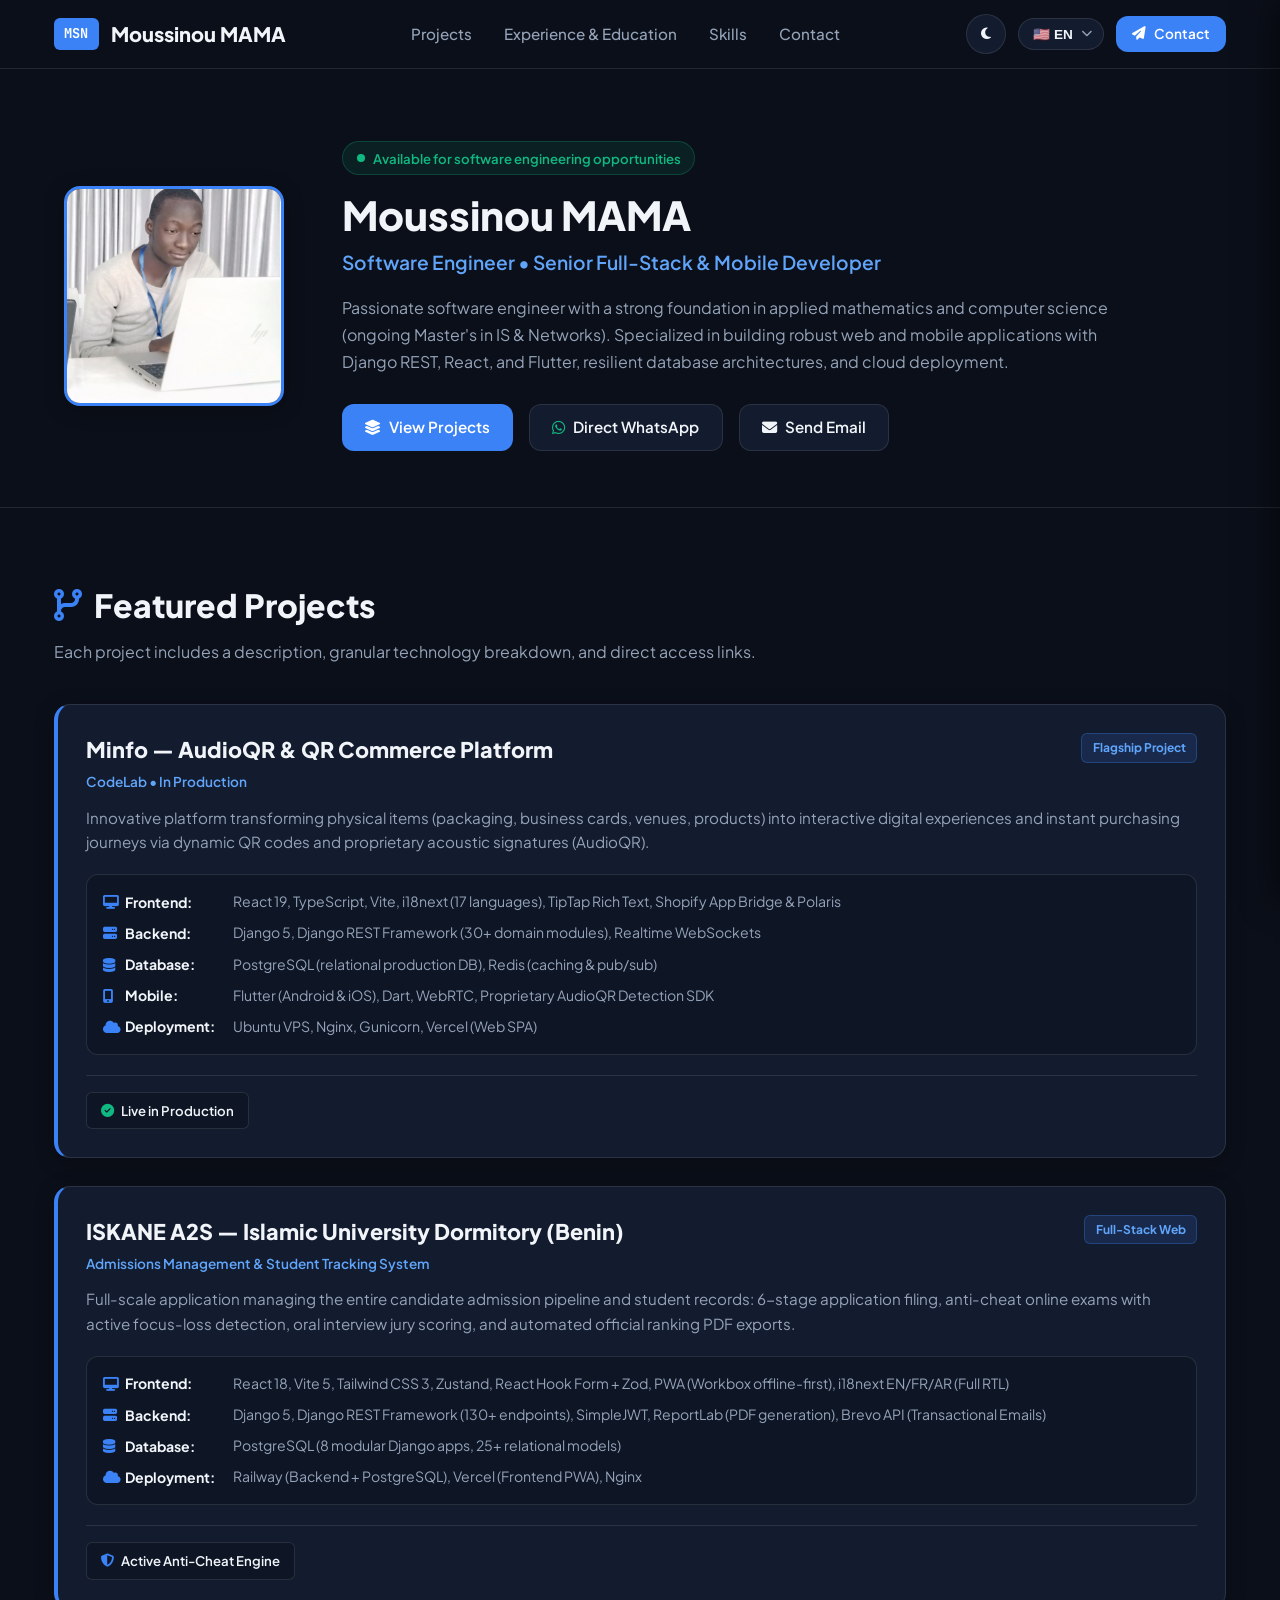
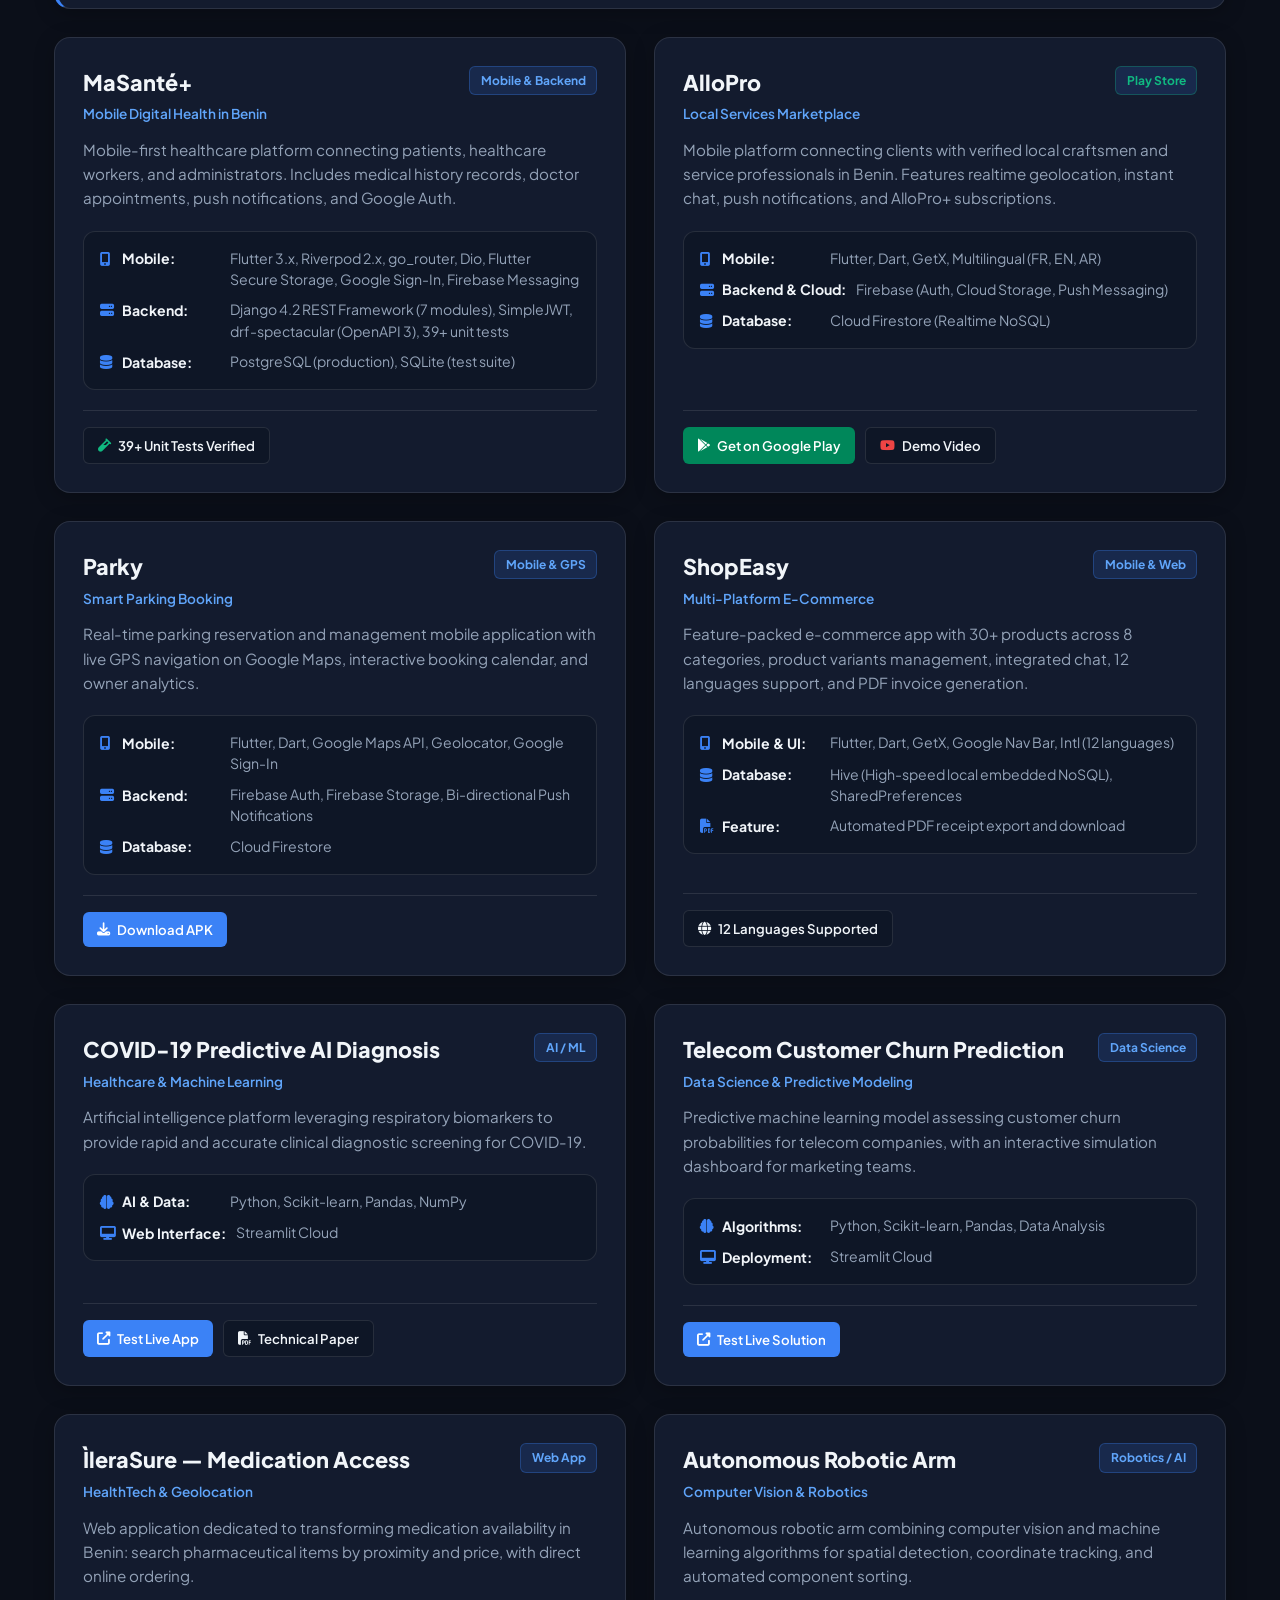
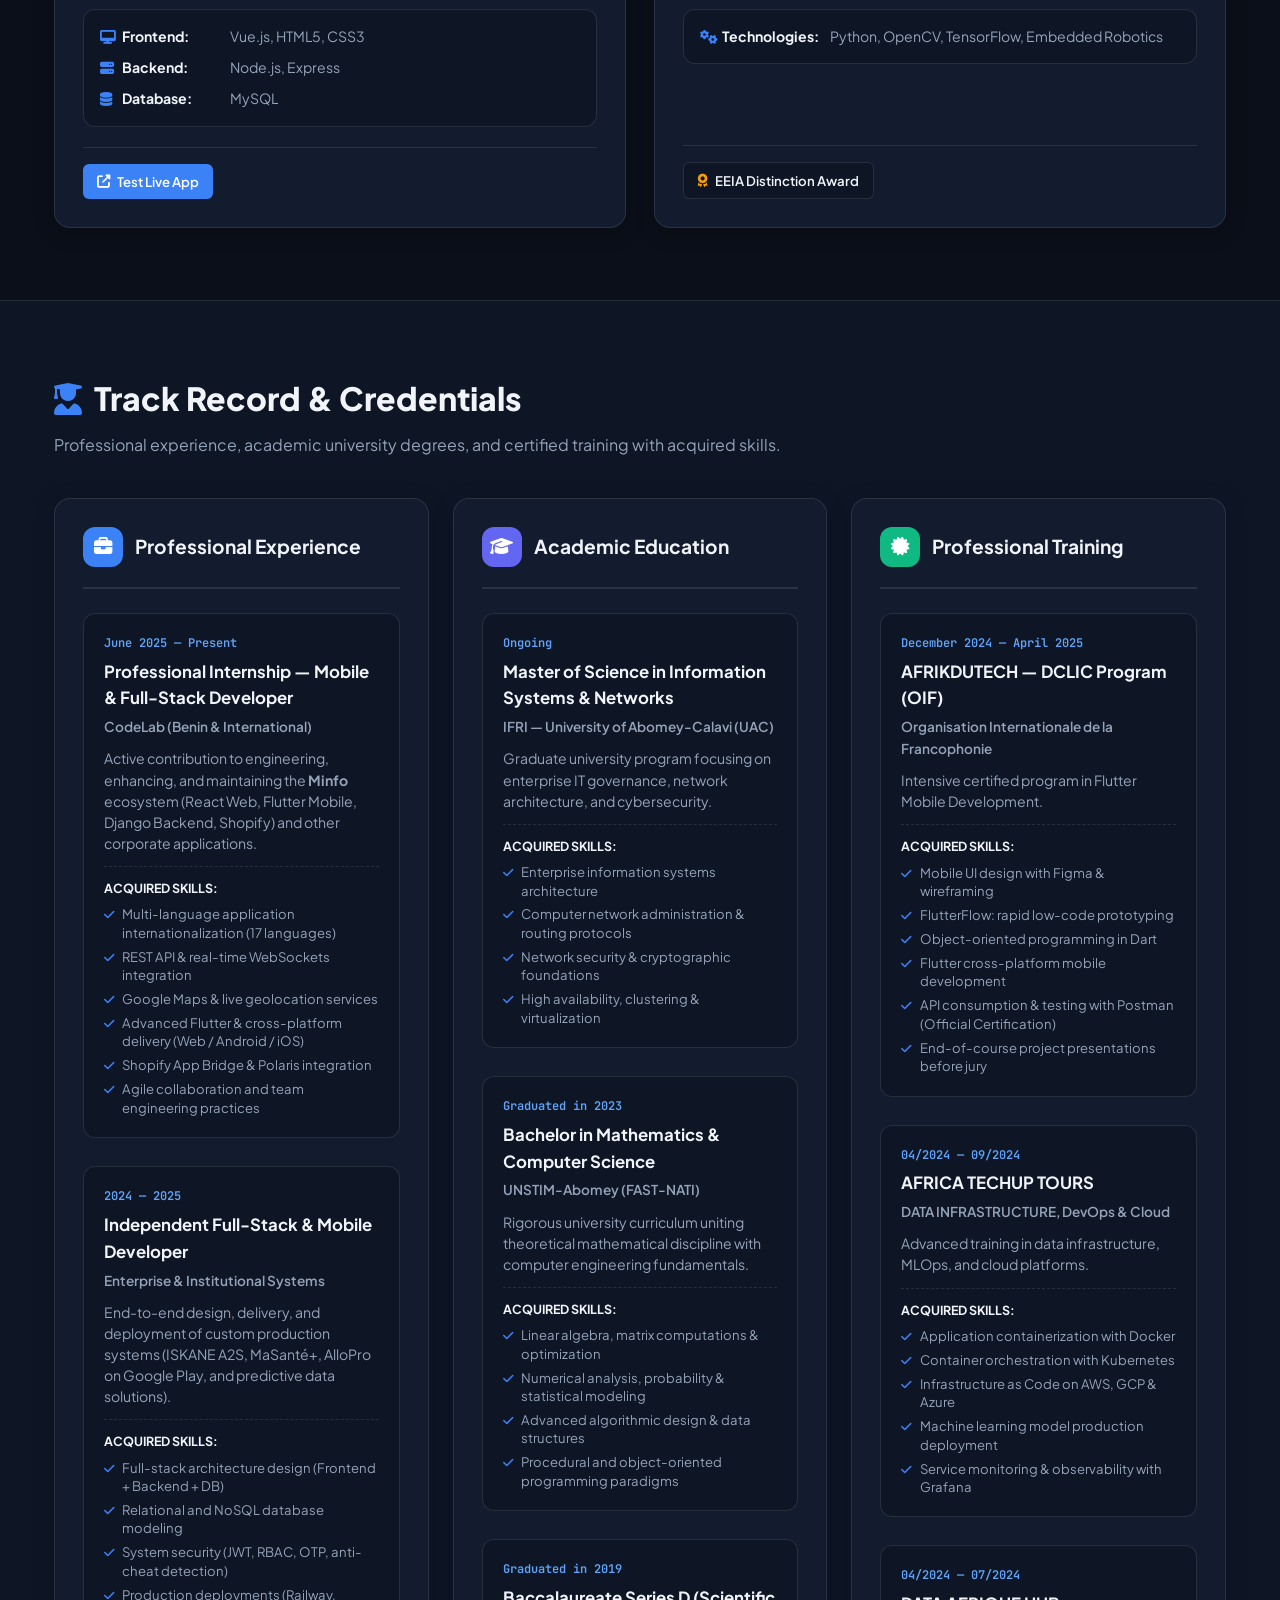
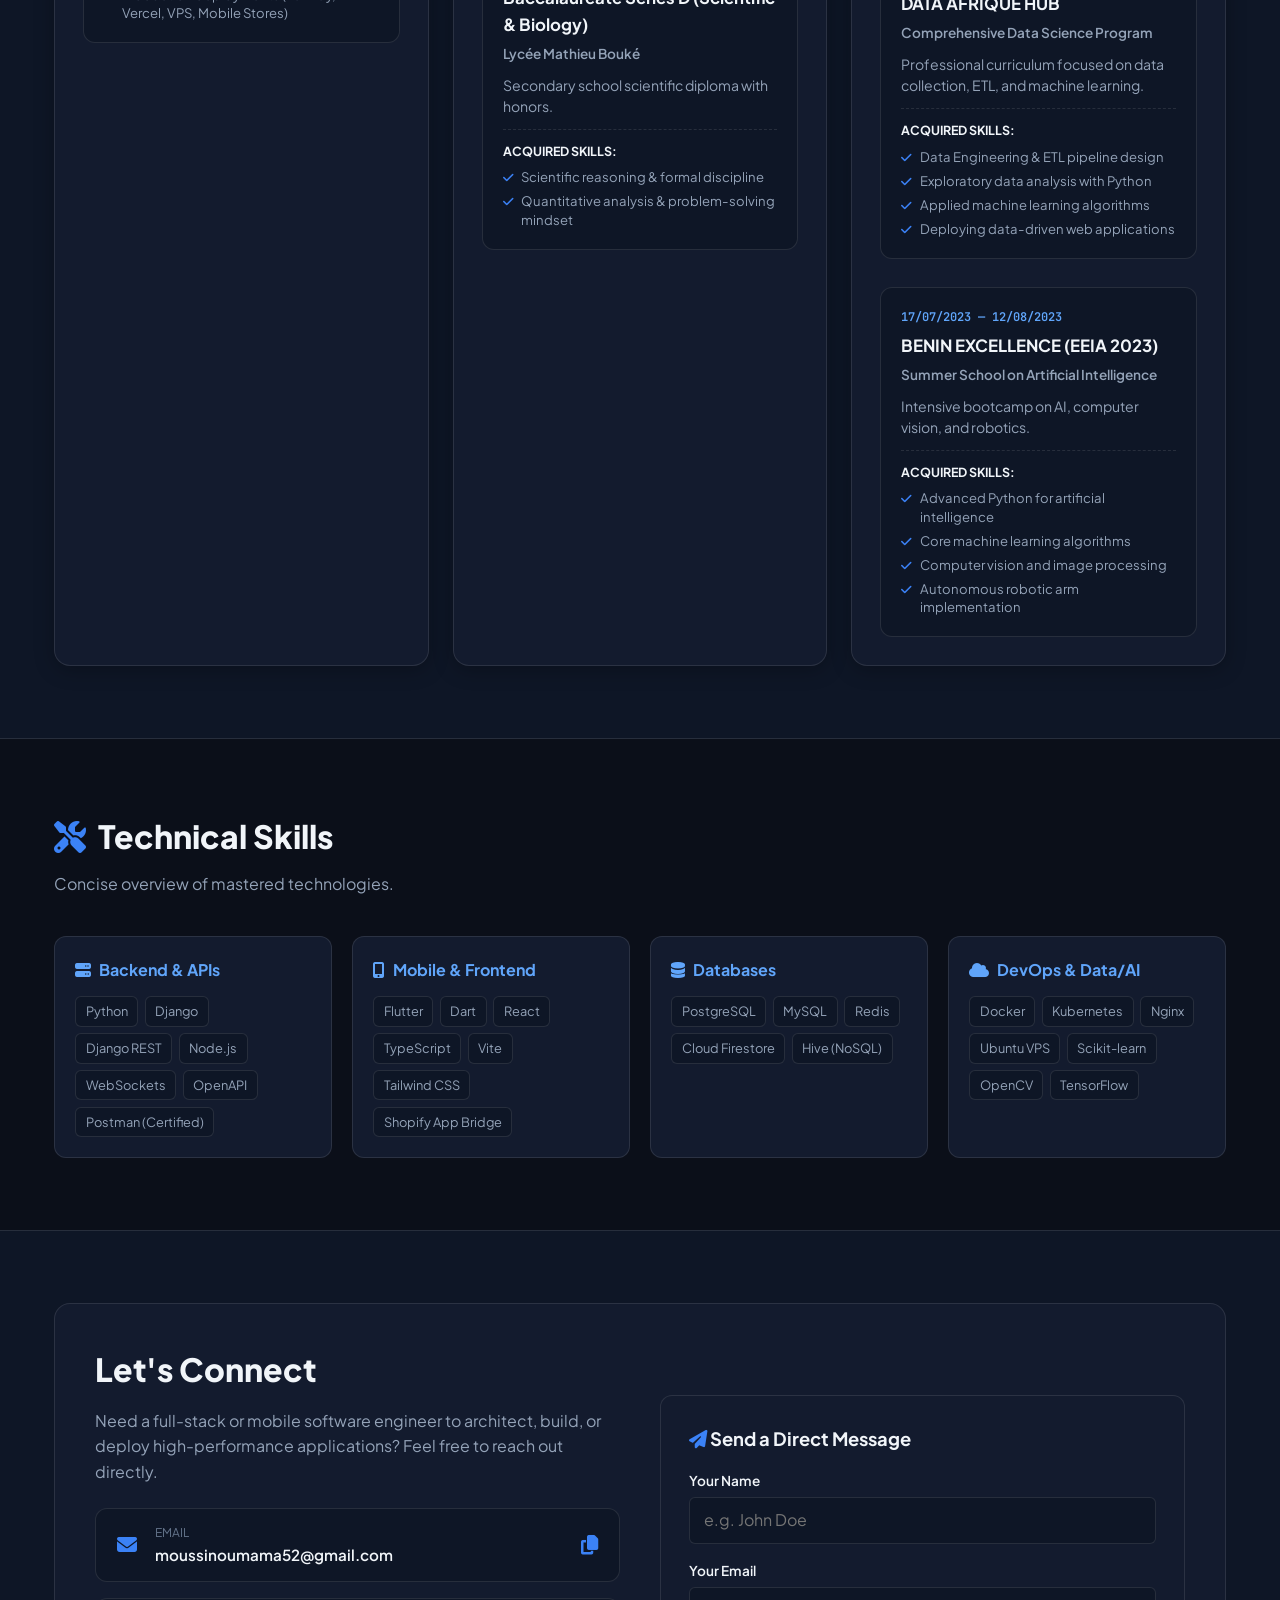
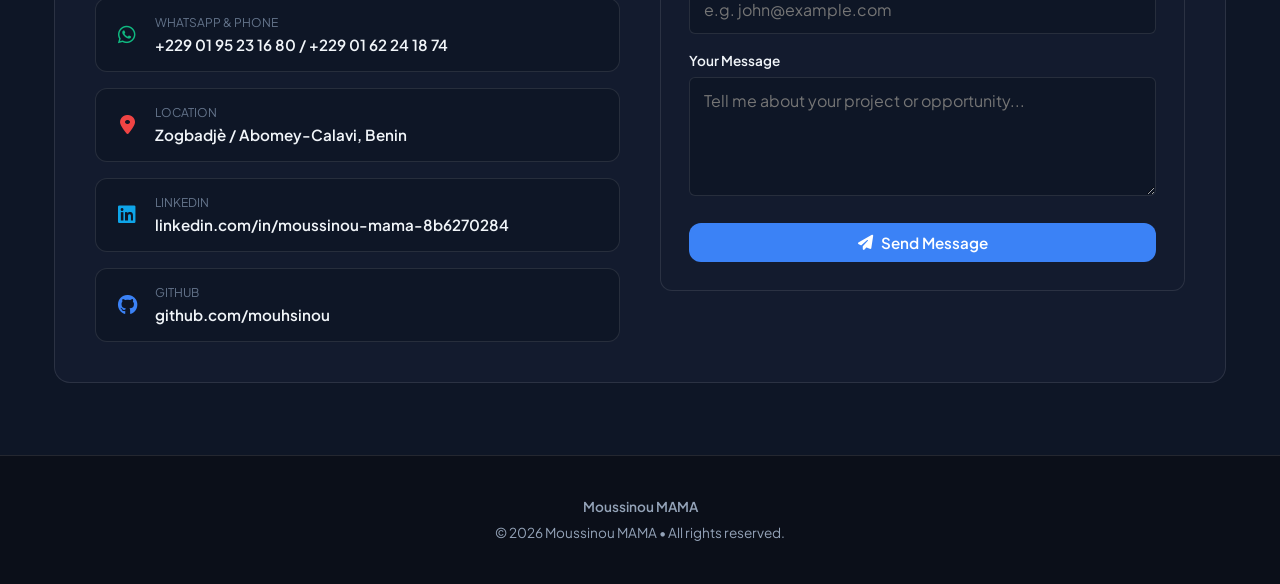
<file: index.html>
<!DOCTYPE html>
<html lang="en" data-theme="dark">
<head>
    <meta charset="UTF-8">
    <meta name="viewport" content="width=device-width, initial-scale=1.0">
    <title>Moussinou MAMA | Software Engineer & Full-Stack / Mobile Developer</title>
    <meta name="description" content="Portfolio of Moussinou MAMA — Senior Full-Stack & Mobile Developer. Specialist in Django REST, Flutter, React, Databases and Cloud.">
    
    <!-- Fonts & Icons -->
    <link rel="stylesheet" href="https://cdnjs.cloudflare.com/ajax/libs/font-awesome/6.5.1/css/all.min.css">
    <link rel="stylesheet" href="styles.css">
</head>
<body>

    <!-- ================= Navigation Header ================= -->
    <header class="header">
        <div class="container nav">
            <a href="#hero" class="nav-brand">
                <span class="brand-badge">MSN</span>
                <span>Moussinou MAMA</span>
            </a>

            <nav class="nav-menu">
                <a href="#projets" class="nav-link">Projects</a>
                <a href="#parcours" class="nav-link">Experience & Education</a>
                <a href="#competences" class="nav-link">Skills</a>
                <a href="#contact" class="nav-link">Contact</a>
            </nav>

            <div class="nav-actions">
                <button id="theme-toggle" class="action-btn" title="Toggle Theme" aria-label="Toggle Theme">
                    <i id="theme-icon" class="fas fa-moon"></i>
                </button>

                <div class="lang-select-wrapper">
                    <select class="lang-select" onchange="handleLanguageChange(this)">
                        <option value="en" selected>🇺🇸 EN</option>
                        <option value="fr">🇫🇷 FR</option>
                        <option value="ar">🇸🇦 AR</option>
                    </select>
                    <i class="fas fa-chevron-down lang-arrow"></i>
                </div>

                <a href="#contact" class="btn btn-primary" style="padding: 0.45rem 1rem; font-size: 0.85rem;">
                    <i class="fas fa-paper-plane"></i> Contact
                </a>

                <button id="mobile-menu-btn" class="mobile-menu-btn" aria-label="Toggle Navigation Menu" aria-expanded="false">
                    <i class="fas fa-bars"></i>
                </button>
            </div>
        </div>
    </header>

    <!-- Mobile Navigation Drawer -->
    <div id="mobile-backdrop" class="mobile-backdrop"></div>
    <nav id="mobile-nav" class="mobile-nav" aria-label="Mobile Navigation">
        <div class="mobile-nav-top">
            <div class="mobile-nav-brand">
                <span class="brand-badge">MSN</span>
                <span>Moussinou MAMA</span>
            </div>
        </div>
        <div class="mobile-nav-links">
            <a href="#projets" class="mobile-nav-link"><i class="fas fa-code-branch"></i> Projects</a>
            <a href="#parcours" class="mobile-nav-link"><i class="fas fa-user-graduate"></i> Experience & Education</a>
            <a href="#competences" class="mobile-nav-link"><i class="fas fa-tools"></i> Skills</a>
            <a href="#contact" class="mobile-nav-link"><i class="fas fa-paper-plane"></i> Contact</a>
        </div>
        <div class="mobile-nav-footer">
            <a href="https://wa.me/22995231680" target="_blank" class="btn btn-secondary" style="justify-content: center;">
                <i class="fab fa-whatsapp" style="color: var(--success);"></i> WhatsApp
            </a>
            <a href="#contact" class="btn btn-primary" style="justify-content: center;">
                <i class="fas fa-paper-plane"></i> Contact Me
            </a>
        </div>
    </nav>

    <!-- ================= Hero Section ================= -->
    <section id="hero" class="hero">
        <div class="container hero-grid">
            <div class="hero-photo-wrapper">
                <img src="msn.png" alt="Moussinou MAMA" class="hero-photo">
            </div>

            <div class="hero-content">
                <div class="hero-status">
                    <span class="status-dot"></span>
                    <span>Available for software engineering opportunities</span>
                </div>

                <h1 class="hero-title">Moussinou MAMA</h1>
                <p class="hero-subtitle">Software Engineer • Senior Full-Stack & Mobile Developer</p>

                <p class="hero-desc">
                    Passionate software engineer with a strong foundation in applied mathematics and computer science (ongoing Master's in IS & Networks). Specialized in building robust web and mobile applications with Django REST, React, and Flutter, resilient database architectures, and cloud deployment.
                </p>

                <div class="hero-cta-row">
                    <a href="#projets" class="btn btn-primary">
                        <i class="fas fa-layer-group"></i> View Projects
                    </a>
                    <a href="https://wa.me/22995231680" target="_blank" class="btn btn-secondary">
                        <i class="fab fa-whatsapp" style="color: var(--success);"></i> Direct WhatsApp
                    </a>
                    <a href="mailto:moussinoumama52@gmail.com" class="btn btn-secondary">
                        <i class="fas fa-envelope"></i> Send Email
                    </a>
                </div>
            </div>
        </div>
    </section>

    <!-- ================= Projects Section ================= -->
    <section id="projets" class="section">
        <div class="container">
            <div class="section-head">
                <h2 class="section-title"><i class="fas fa-code-branch" style="color: var(--primary);"></i> Featured Projects</h2>
                <p class="section-subtitle">Each project includes a description, granular technology breakdown, and direct access links.</p>
            </div>

            <div class="projects-grid">

                <!-- 1. Minfo -->
                <div class="project-card featured">
                    <div class="project-header-top">
                        <div>
                            <h3 class="project-title">Minfo — AudioQR & QR Commerce Platform</h3>
                            <span style="font-size: 0.85rem; color: var(--primary-light); font-weight: 600;">CodeLab • In Production</span>
                        </div>
                        <span class="project-badge">Flagship Project</span>
                    </div>

                    <p class="project-desc">
                        Innovative platform transforming physical items (packaging, business cards, venues, products) into interactive digital experiences and instant purchasing journeys via dynamic QR codes and proprietary acoustic signatures (AudioQR).
                    </p>

                    <div class="tech-breakdown">
                        <div class="tech-row">
                            <span class="tech-label"><i class="fas fa-desktop"></i> Frontend:</span>
                            <span class="tech-value">React 19, TypeScript, Vite, i18next (17 languages), TipTap Rich Text, Shopify App Bridge & Polaris</span>
                        </div>
                        <div class="tech-row">
                            <span class="tech-label"><i class="fas fa-server"></i> Backend:</span>
                            <span class="tech-value">Django 5, Django REST Framework (30+ domain modules), Realtime WebSockets</span>
                        </div>
                        <div class="tech-row">
                            <span class="tech-label"><i class="fas fa-database"></i> Database:</span>
                            <span class="tech-value">PostgreSQL (relational production DB), Redis (caching & pub/sub)</span>
                        </div>
                        <div class="tech-row">
                            <span class="tech-label"><i class="fas fa-mobile-alt"></i> Mobile:</span>
                            <span class="tech-value">Flutter (Android & iOS), Dart, WebRTC, Proprietary AudioQR Detection SDK</span>
                        </div>
                        <div class="tech-row">
                            <span class="tech-label"><i class="fas fa-cloud"></i> Deployment:</span>
                            <span class="tech-value">Ubuntu VPS, Nginx, Gunicorn, Vercel (Web SPA)</span>
                        </div>
                    </div>

                    <div class="project-actions">
                        <span class="link-btn link-btn-outline" style="cursor: default;"><i class="fas fa-check-circle" style="color: var(--success);"></i> Live in Production</span>
                    </div>
                </div>

                <!-- 2. ISKANE A2S -->
                <div class="project-card featured">
                    <div class="project-header-top">
                        <div>
                            <h3 class="project-title">ISKANE A2S — Islamic University Dormitory (Benin)</h3>
                            <span style="font-size: 0.85rem; color: var(--primary-light); font-weight: 600;">Admissions Management & Student Tracking System</span>
                        </div>
                        <span class="project-badge">Full-Stack Web</span>
                    </div>

                    <p class="project-desc">
                        Full-scale application managing the entire candidate admission pipeline and student records: 6-stage application filing, anti-cheat online exams with active focus-loss detection, oral interview jury scoring, and automated official ranking PDF exports.
                    </p>

                    <div class="tech-breakdown">
                        <div class="tech-row">
                            <span class="tech-label"><i class="fas fa-desktop"></i> Frontend:</span>
                            <span class="tech-value">React 18, Vite 5, Tailwind CSS 3, Zustand, React Hook Form + Zod, PWA (Workbox offline-first), i18next EN/FR/AR (Full RTL)</span>
                        </div>
                        <div class="tech-row">
                            <span class="tech-label"><i class="fas fa-server"></i> Backend:</span>
                            <span class="tech-value">Django 5, Django REST Framework (130+ endpoints), SimpleJWT, ReportLab (PDF generation), Brevo API (Transactional Emails)</span>
                        </div>
                        <div class="tech-row">
                            <span class="tech-label"><i class="fas fa-database"></i> Database:</span>
                            <span class="tech-value">PostgreSQL (8 modular Django apps, 25+ relational models)</span>
                        </div>
                        <div class="tech-row">
                            <span class="tech-label"><i class="fas fa-cloud"></i> Deployment:</span>
                            <span class="tech-value">Railway (Backend + PostgreSQL), Vercel (Frontend PWA), Nginx</span>
                        </div>
                    </div>

                    <div class="project-actions">
                        <span class="link-btn link-btn-outline" style="cursor: default;"><i class="fas fa-shield-alt" style="color: var(--primary);"></i> Active Anti-Cheat Engine</span>
                    </div>
                </div>

                <!-- 3. MaSanté+ -->
                <div class="project-card">
                    <div class="project-header-top">
                        <div>
                            <h3 class="project-title">MaSanté+</h3>
                            <span style="font-size: 0.85rem; color: var(--primary-light); font-weight: 600;">Mobile Digital Health in Benin</span>
                        </div>
                        <span class="project-badge">Mobile & Backend</span>
                    </div>

                    <p class="project-desc">
                        Mobile-first healthcare platform connecting patients, healthcare workers, and administrators. Includes medical history records, doctor appointments, push notifications, and Google Auth.
                    </p>

                    <div class="tech-breakdown">
                        <div class="tech-row">
                            <span class="tech-label"><i class="fas fa-mobile-alt"></i> Mobile:</span>
                            <span class="tech-value">Flutter 3.x, Riverpod 2.x, go_router, Dio, Flutter Secure Storage, Google Sign-In, Firebase Messaging</span>
                        </div>
                        <div class="tech-row">
                            <span class="tech-label"><i class="fas fa-server"></i> Backend:</span>
                            <span class="tech-value">Django 4.2 REST Framework (7 modules), SimpleJWT, drf-spectacular (OpenAPI 3), 39+ unit tests</span>
                        </div>
                        <div class="tech-row">
                            <span class="tech-label"><i class="fas fa-database"></i> Database:</span>
                            <span class="tech-value">PostgreSQL (production), SQLite (test suite)</span>
                        </div>
                    </div>

                    <div class="project-actions">
                        <span class="link-btn link-btn-outline" style="cursor: default;"><i class="fas fa-vial" style="color: var(--success);"></i> 39+ Unit Tests Verified</span>
                    </div>
                </div>

                <!-- 4. AlloPro -->
                <div class="project-card">
                    <div class="project-header-top">
                        <div>
                            <h3 class="project-title">AlloPro</h3>
                            <span style="font-size: 0.85rem; color: var(--primary-light); font-weight: 600;">Local Services Marketplace</span>
                        </div>
                        <span class="project-badge" style="color: var(--success); border-color: rgba(16, 185, 129, 0.3);">Play Store</span>
                    </div>

                    <p class="project-desc">
                        Mobile platform connecting clients with verified local craftsmen and service professionals in Benin. Features realtime geolocation, instant chat, push notifications, and AlloPro+ subscriptions.
                    </p>

                    <div class="tech-breakdown">
                        <div class="tech-row">
                            <span class="tech-label"><i class="fas fa-mobile-alt"></i> Mobile:</span>
                            <span class="tech-value">Flutter, Dart, GetX, Multilingual (FR, EN, AR)</span>
                        </div>
                        <div class="tech-row">
                            <span class="tech-label"><i class="fas fa-server"></i> Backend & Cloud:</span>
                            <span class="tech-value">Firebase (Auth, Cloud Storage, Push Messaging)</span>
                        </div>
                        <div class="tech-row">
                            <span class="tech-label"><i class="fas fa-database"></i> Database:</span>
                            <span class="tech-value">Cloud Firestore (Realtime NoSQL)</span>
                        </div>
                    </div>

                    <div class="project-actions">
                        <a href="https://play.google.com/store/apps/details?id=com.allopro.allopro" target="_blank" class="link-btn link-btn-store">
                            <i class="fab fa-google-play"></i> Get on Google Play
                        </a>
                        <a href="https://youtu.be/XSc0m07hXcM?si=pplgiT2FSJfK-_qj" target="_blank" class="link-btn link-btn-outline">
                            <i class="fab fa-youtube" style="color: #ef4444;"></i> Demo Video
                        </a>
                    </div>
                </div>

                <!-- 5. Parky -->
                <div class="project-card">
                    <div class="project-header-top">
                        <div>
                            <h3 class="project-title">Parky</h3>
                            <span style="font-size: 0.85rem; color: var(--primary-light); font-weight: 600;">Smart Parking Booking</span>
                        </div>
                        <span class="project-badge">Mobile & GPS</span>
                    </div>

                    <p class="project-desc">
                        Real-time parking reservation and management mobile application with live GPS navigation on Google Maps, interactive booking calendar, and owner analytics.
                    </p>

                    <div class="tech-breakdown">
                        <div class="tech-row">
                            <span class="tech-label"><i class="fas fa-mobile-alt"></i> Mobile:</span>
                            <span class="tech-value">Flutter, Dart, Google Maps API, Geolocator, Google Sign-In</span>
                        </div>
                        <div class="tech-row">
                            <span class="tech-label"><i class="fas fa-server"></i> Backend:</span>
                            <span class="tech-value">Firebase Auth, Firebase Storage, Bi-directional Push Notifications</span>
                        </div>
                        <div class="tech-row">
                            <span class="tech-label"><i class="fas fa-database"></i> Database:</span>
                            <span class="tech-value">Cloud Firestore</span>
                        </div>
                    </div>

                    <div class="project-actions">
                        <a href="https://drive.google.com/file/d/1ZduVRKx2NIhzlLoLQtLeKL4T0wroVE0w/view?usp=sharing" target="_blank" class="link-btn link-btn-primary">
                            <i class="fas fa-download"></i> Download APK
                        </a>
                    </div>
                </div>

                <!-- 6. ShopEasy -->
                <div class="project-card">
                    <div class="project-header-top">
                        <div>
                            <h3 class="project-title">ShopEasy</h3>
                            <span style="font-size: 0.85rem; color: var(--primary-light); font-weight: 600;">Multi-Platform E-Commerce</span>
                        </div>
                        <span class="project-badge">Mobile & Web</span>
                    </div>

                    <p class="project-desc">
                        Feature-packed e-commerce app with 30+ products across 8 categories, product variants management, integrated chat, 12 languages support, and PDF invoice generation.
                    </p>

                    <div class="tech-breakdown">
                        <div class="tech-row">
                            <span class="tech-label"><i class="fas fa-mobile-alt"></i> Mobile & UI:</span>
                            <span class="tech-value">Flutter, Dart, GetX, Google Nav Bar, Intl (12 languages)</span>
                        </div>
                        <div class="tech-row">
                            <span class="tech-label"><i class="fas fa-database"></i> Database:</span>
                            <span class="tech-value">Hive (High-speed local embedded NoSQL), SharedPreferences</span>
                        </div>
                        <div class="tech-row">
                            <span class="tech-label"><i class="fas fa-file-pdf"></i> Feature:</span>
                            <span class="tech-value">Automated PDF receipt export and download</span>
                        </div>
                    </div>

                    <div class="project-actions">
                        <span class="link-btn link-btn-outline" style="cursor: default;"><i class="fas fa-globe"></i> 12 Languages Supported</span>
                    </div>
                </div>

                <!-- 7. COVID-19 AI Diagnostics -->
                <div class="project-card">
                    <div class="project-header-top">
                        <div>
                            <h3 class="project-title">COVID-19 Predictive AI Diagnosis</h3>
                            <span style="font-size: 0.85rem; color: var(--primary-light); font-weight: 600;">Healthcare & Machine Learning</span>
                        </div>
                        <span class="project-badge">AI / ML</span>
                    </div>

                    <p class="project-desc">
                        Artificial intelligence platform leveraging respiratory biomarkers to provide rapid and accurate clinical diagnostic screening for COVID-19.
                    </p>

                    <div class="tech-breakdown">
                        <div class="tech-row">
                            <span class="tech-label"><i class="fas fa-brain"></i> AI & Data:</span>
                            <span class="tech-value">Python, Scikit-learn, Pandas, NumPy</span>
                        </div>
                        <div class="tech-row">
                            <span class="tech-label"><i class="fas fa-desktop"></i> Web Interface:</span>
                            <span class="tech-value">Streamlit Cloud</span>
                        </div>
                    </div>

                    <div class="project-actions">
                        <a href="https://moussinou-covid-diagnostics.streamlit.app/" target="_blank" class="link-btn link-btn-primary">
                            <i class="fas fa-external-link-alt"></i> Test Live App
                        </a>
                        <a href="https://drive.google.com/file/d/1jl1MJON2KpFDIaJZsnYck7PHzKHaN5Uv/view?usp=sharing" target="_blank" class="link-btn link-btn-outline">
                            <i class="fas fa-file-pdf"></i> Technical Paper
                        </a>
                    </div>
                </div>

                <!-- 8. Telecom Churn Prediction -->
                <div class="project-card">
                    <div class="project-header-top">
                        <div>
                            <h3 class="project-title">Telecom Customer Churn Prediction</h3>
                            <span style="font-size: 0.85rem; color: var(--primary-light); font-weight: 600;">Data Science & Predictive Modeling</span>
                        </div>
                        <span class="project-badge">Data Science</span>
                    </div>

                    <p class="project-desc">
                        Predictive machine learning model assessing customer churn probabilities for telecom companies, with an interactive simulation dashboard for marketing teams.
                    </p>

                    <div class="tech-breakdown">
                        <div class="tech-row">
                            <span class="tech-label"><i class="fas fa-brain"></i> Algorithms:</span>
                            <span class="tech-value">Python, Scikit-learn, Pandas, Data Analysis</span>
                        </div>
                        <div class="tech-row">
                            <span class="tech-label"><i class="fas fa-desktop"></i> Deployment:</span>
                            <span class="tech-value">Streamlit Cloud</span>
                        </div>
                    </div>

                    <div class="project-actions">
                        <a href="https://moussinouchurnpredict.streamlit.app/" target="_blank" class="link-btn link-btn-primary">
                            <i class="fas fa-external-link-alt"></i> Test Live Solution
                        </a>
                    </div>
                </div>

                <!-- 9. ÌleraSure -->
                <div class="project-card">
                    <div class="project-header-top">
                        <div>
                            <h3 class="project-title">ÌleraSure — Medication Access</h3>
                            <span style="font-size: 0.85rem; color: var(--primary-light); font-weight: 600;">HealthTech & Geolocation</span>
                        </div>
                        <span class="project-badge">Web App</span>
                    </div>

                    <p class="project-desc">
                        Web application dedicated to transforming medication availability in Benin: search pharmaceutical items by proximity and price, with direct online ordering.
                    </p>

                    <div class="tech-breakdown">
                        <div class="tech-row">
                            <span class="tech-label"><i class="fas fa-desktop"></i> Frontend:</span>
                            <span class="tech-value">Vue.js, HTML5, CSS3</span>
                        </div>
                        <div class="tech-row">
                            <span class="tech-label"><i class="fas fa-server"></i> Backend:</span>
                            <span class="tech-value">Node.js, Express</span>
                        </div>
                        <div class="tech-row">
                            <span class="tech-label"><i class="fas fa-database"></i> Database:</span>
                            <span class="tech-value">MySQL</span>
                        </div>
                    </div>

                    <div class="project-actions">
                        <a href="https://blue-worm-998583.hostingersite.com/" target="_blank" class="link-btn link-btn-primary">
                            <i class="fas fa-external-link-alt"></i> Test Live App
                        </a>
                    </div>
                </div>

                <!-- 10. Robotic Arm -->
                <div class="project-card">
                    <div class="project-header-top">
                        <div>
                            <h3 class="project-title">Autonomous Robotic Arm</h3>
                            <span style="font-size: 0.85rem; color: var(--primary-light); font-weight: 600;">Computer Vision & Robotics</span>
                        </div>
                        <span class="project-badge">Robotics / AI</span>
                    </div>

                    <p class="project-desc">
                        Autonomous robotic arm combining computer vision and machine learning algorithms for spatial detection, coordinate tracking, and automated component sorting.
                    </p>

                    <div class="tech-breakdown">
                        <div class="tech-row">
                            <span class="tech-label"><i class="fas fa-cogs"></i> Technologies:</span>
                            <span class="tech-value">Python, OpenCV, TensorFlow, Embedded Robotics</span>
                        </div>
                    </div>

                    <div class="project-actions">
                        <span class="link-btn link-btn-outline" style="cursor: default;"><i class="fas fa-award" style="color: var(--warning);"></i> EEIA Distinction Award</span>
                    </div>
                </div>

            </div>
        </div>
    </section>

    <!-- ================= 3 HORIZONTAL SECTIONS: EXPERIENCE & EDUCATION ================= -->
    <section id="parcours" class="section" style="background: var(--bg-alt); border-top: 1px solid var(--border); border-bottom: 1px solid var(--border);">
        <div class="container">
            <div class="section-head">
                <h2 class="section-title"><i class="fas fa-user-graduate" style="color: var(--primary);"></i> Track Record & Credentials</h2>
                <p class="section-subtitle">Professional experience, academic university degrees, and certified training with acquired skills.</p>
            </div>

            <div class="parcours-container">

                <!-- 1. PROFESSIONAL EXPERIENCE -->
                <div class="parcours-column">
                    <div class="parcours-col-header">
                        <div class="col-icon icon-blue"><i class="fas fa-briefcase"></i></div>
                        <h3>Professional Experience</h3>
                    </div>

                    <div class="parcours-items">
                        <div class="item-card">
                            <div class="item-date">June 2025 — Present</div>
                            <h4 class="item-title">Professional Internship — Mobile & Full-Stack Developer</h4>
                            <div class="item-place">CodeLab (Benin & International)</div>
                            <p class="item-desc">
                                Active contribution to engineering, enhancing, and maintaining the <strong>Minfo</strong> ecosystem (React Web, Flutter Mobile, Django Backend, Shopify) and other corporate applications.
                            </p>
                            <div class="skills-box">
                                <div class="skills-box-title">Acquired Skills:</div>
                                <ul class="skills-list">
                                    <li><i class="fas fa-check"></i> Multi-language application internationalization (17 languages)</li>
                                    <li><i class="fas fa-check"></i> REST API & real-time WebSockets integration</li>
                                    <li><i class="fas fa-check"></i> Google Maps & live geolocation services</li>
                                    <li><i class="fas fa-check"></i> Advanced Flutter & cross-platform delivery (Web / Android / iOS)</li>
                                    <li><i class="fas fa-check"></i> Shopify App Bridge & Polaris integration</li>
                                    <li><i class="fas fa-check"></i> Agile collaboration and team engineering practices</li>
                                </ul>
                            </div>
                        </div>

                        <div class="item-card">
                            <div class="item-date">2024 — 2025</div>
                            <h4 class="item-title">Independent Full-Stack & Mobile Developer</h4>
                            <div class="item-place">Enterprise & Institutional Systems</div>
                            <p class="item-desc">
                                End-to-end design, delivery, and deployment of custom production systems (ISKANE A2S, MaSanté+, AlloPro on Google Play, and predictive data solutions).
                            </p>
                            <div class="skills-box">
                                <div class="skills-box-title">Acquired Skills:</div>
                                <ul class="skills-list">
                                    <li><i class="fas fa-check"></i> Full-stack architecture design (Frontend + Backend + DB)</li>
                                    <li><i class="fas fa-check"></i> Relational and NoSQL database modeling</li>
                                    <li><i class="fas fa-check"></i> System security (JWT, RBAC, OTP, anti-cheat detection)</li>
                                    <li><i class="fas fa-check"></i> Production deployments (Railway, Vercel, VPS, Mobile Stores)</li>
                                </ul>
                            </div>
                        </div>
                    </div>
                </div>

                <!-- 2. ACADEMIC EDUCATION -->
                <div class="parcours-column">
                    <div class="parcours-col-header">
                        <div class="col-icon icon-indigo"><i class="fas fa-graduation-cap"></i></div>
                        <h3>Academic Education</h3>
                    </div>

                    <div class="parcours-items">
                        <div class="item-card">
                            <div class="item-date">Ongoing</div>
                            <h4 class="item-title">Master of Science in Information Systems & Networks</h4>
                            <div class="item-place">IFRI — University of Abomey-Calavi (UAC)</div>
                            <p class="item-desc">
                                Graduate university program focusing on enterprise IT governance, network architecture, and cybersecurity.
                            </p>
                            <div class="skills-box">
                                <div class="skills-box-title">Acquired Skills:</div>
                                <ul class="skills-list">
                                    <li><i class="fas fa-check"></i> Enterprise information systems architecture</li>
                                    <li><i class="fas fa-check"></i> Computer network administration & routing protocols</li>
                                    <li><i class="fas fa-check"></i> Network security & cryptographic foundations</li>
                                    <li><i class="fas fa-check"></i> High availability, clustering & virtualization</li>
                                </ul>
                            </div>
                        </div>

                        <div class="item-card">
                            <div class="item-date">Graduated in 2023</div>
                            <h4 class="item-title">Bachelor in Mathematics & Computer Science</h4>
                            <div class="item-place">UNSTIM-Abomey (FAST-NATI)</div>
                            <p class="item-desc">
                                Rigorous university curriculum uniting theoretical mathematical discipline with computer engineering fundamentals.
                            </p>
                            <div class="skills-box">
                                <div class="skills-box-title">Acquired Skills:</div>
                                <ul class="skills-list">
                                    <li><i class="fas fa-check"></i> Linear algebra, matrix computations & optimization</li>
                                    <li><i class="fas fa-check"></i> Numerical analysis, probability & statistical modeling</li>
                                    <li><i class="fas fa-check"></i> Advanced algorithmic design & data structures</li>
                                    <li><i class="fas fa-check"></i> Procedural and object-oriented programming paradigms</li>
                                </ul>
                            </div>
                        </div>

                        <div class="item-card">
                            <div class="item-date">Graduated in 2019</div>
                            <h4 class="item-title">Baccalaureate Series D (Scientific & Biology)</h4>
                            <div class="item-place">Lycée Mathieu Bouké</div>
                            <p class="item-desc">
                                Secondary school scientific diploma with honors.
                            </p>
                            <div class="skills-box">
                                <div class="skills-box-title">Acquired Skills:</div>
                                <ul class="skills-list">
                                    <li><i class="fas fa-check"></i> Scientific reasoning & formal discipline</li>
                                    <li><i class="fas fa-check"></i> Quantitative analysis & problem-solving mindset</li>
                                </ul>
                            </div>
                        </div>
                    </div>
                </div>

                <!-- 3. PROFESSIONAL & CERTIFIED TRAINING -->
                <div class="parcours-column">
                    <div class="parcours-col-header">
                        <div class="col-icon icon-emerald"><i class="fas fa-certificate"></i></div>
                        <h3>Professional Training</h3>
                    </div>

                    <div class="parcours-items">
                        <div class="item-card">
                            <div class="item-date">December 2024 — April 2025</div>
                            <h4 class="item-title">AFRIKDUTECH — DCLIC Program (OIF)</h4>
                            <div class="item-place">Organisation Internationale de la Francophonie</div>
                            <p class="item-desc">
                                Intensive certified program in Flutter Mobile Development.
                            </p>
                            <div class="skills-box">
                                <div class="skills-box-title">Acquired Skills:</div>
                                <ul class="skills-list">
                                    <li><i class="fas fa-check"></i> Mobile UI design with Figma & wireframing</li>
                                    <li><i class="fas fa-check"></i> FlutterFlow: rapid low-code prototyping</li>
                                    <li><i class="fas fa-check"></i> Object-oriented programming in Dart</li>
                                    <li><i class="fas fa-check"></i> Flutter cross-platform mobile development</li>
                                    <li><i class="fas fa-check"></i> API consumption & testing with Postman (Official Certification)</li>
                                    <li><i class="fas fa-check"></i> End-of-course project presentations before jury</li>
                                </ul>
                            </div>
                        </div>

                        <div class="item-card">
                            <div class="item-date">04/2024 — 09/2024</div>
                            <h4 class="item-title">AFRICA TECHUP TOURS</h4>
                            <div class="item-place">DATA INFRASTRUCTURE, DevOps & Cloud</div>
                            <p class="item-desc">
                                Advanced training in data infrastructure, MLOps, and cloud platforms.
                            </p>
                            <div class="skills-box">
                                <div class="skills-box-title">Acquired Skills:</div>
                                <ul class="skills-list">
                                    <li><i class="fas fa-check"></i> Application containerization with Docker</li>
                                    <li><i class="fas fa-check"></i> Container orchestration with Kubernetes</li>
                                    <li><i class="fas fa-check"></i> Infrastructure as Code on AWS, GCP & Azure</li>
                                    <li><i class="fas fa-check"></i> Machine learning model production deployment</li>
                                    <li><i class="fas fa-check"></i> Service monitoring & observability with Grafana</li>
                                </ul>
                            </div>
                        </div>

                        <div class="item-card">
                            <div class="item-date">04/2024 — 07/2024</div>
                            <h4 class="item-title">DATA AFRIQUE HUB</h4>
                            <div class="item-place">Comprehensive Data Science Program</div>
                            <p class="item-desc">
                                Professional curriculum focused on data collection, ETL, and machine learning.
                            </p>
                            <div class="skills-box">
                                <div class="skills-box-title">Acquired Skills:</div>
                                <ul class="skills-list">
                                    <li><i class="fas fa-check"></i> Data Engineering & ETL pipeline design</li>
                                    <li><i class="fas fa-check"></i> Exploratory data analysis with Python</li>
                                    <li><i class="fas fa-check"></i> Applied machine learning algorithms</li>
                                    <li><i class="fas fa-check"></i> Deploying data-driven web applications</li>
                                </ul>
                            </div>
                        </div>

                        <div class="item-card">
                            <div class="item-date">17/07/2023 — 12/08/2023</div>
                            <h4 class="item-title">BENIN EXCELLENCE (EEIA 2023)</h4>
                            <div class="item-place">Summer School on Artificial Intelligence</div>
                            <p class="item-desc">
                                Intensive bootcamp on AI, computer vision, and robotics.
                            </p>
                            <div class="skills-box">
                                <div class="skills-box-title">Acquired Skills:</div>
                                <ul class="skills-list">
                                    <li><i class="fas fa-check"></i> Advanced Python for artificial intelligence</li>
                                    <li><i class="fas fa-check"></i> Core machine learning algorithms</li>
                                    <li><i class="fas fa-check"></i> Computer vision and image processing</li>
                                    <li><i class="fas fa-check"></i> Autonomous robotic arm implementation</li>
                                </ul>
                            </div>
                        </div>
                    </div>
                </div>

            </div>
        </div>
    </section>

    <!-- ================= Skills Section ================= -->
    <section id="competences" class="section">
        <div class="container">
            <div class="section-head">
                <h2 class="section-title"><i class="fas fa-tools" style="color: var(--primary);"></i> Technical Skills</h2>
                <p class="section-subtitle">Concise overview of mastered technologies.</p>
            </div>

            <div class="skills-grid">
                <div class="skill-box">
                    <h4><i class="fas fa-server"></i> Backend & APIs</h4>
                    <div class="skill-tags">
                        <span class="skill-tag">Python</span>
                        <span class="skill-tag">Django</span>
                        <span class="skill-tag">Django REST</span>
                        <span class="skill-tag">Node.js</span>
                        <span class="skill-tag">WebSockets</span>
                        <span class="skill-tag">OpenAPI</span>
                        <span class="skill-tag">Postman (Certified)</span>
                    </div>
                </div>

                <div class="skill-box">
                    <h4><i class="fas fa-mobile-alt"></i> Mobile & Frontend</h4>
                    <div class="skill-tags">
                        <span class="skill-tag">Flutter</span>
                        <span class="skill-tag">Dart</span>
                        <span class="skill-tag">React</span>
                        <span class="skill-tag">TypeScript</span>
                        <span class="skill-tag">Vite</span>
                        <span class="skill-tag">Tailwind CSS</span>
                        <span class="skill-tag">Shopify App Bridge</span>
                    </div>
                </div>

                <div class="skill-box">
                    <h4><i class="fas fa-database"></i> Databases</h4>
                    <div class="skill-tags">
                        <span class="skill-tag">PostgreSQL</span>
                        <span class="skill-tag">MySQL</span>
                        <span class="skill-tag">Redis</span>
                        <span class="skill-tag">Cloud Firestore</span>
                        <span class="skill-tag">Hive (NoSQL)</span>
                    </div>
                </div>

                <div class="skill-box">
                    <h4><i class="fas fa-cloud"></i> DevOps & Data/AI</h4>
                    <div class="skill-tags">
                        <span class="skill-tag">Docker</span>
                        <span class="skill-tag">Kubernetes</span>
                        <span class="skill-tag">Nginx</span>
                        <span class="skill-tag">Ubuntu VPS</span>
                        <span class="skill-tag">Scikit-learn</span>
                        <span class="skill-tag">OpenCV</span>
                        <span class="skill-tag">TensorFlow</span>
                    </div>
                </div>
            </div>
        </div>
    </section>

    <!-- ================= Contact Section ================= -->
    <section id="contact" class="section" style="background: var(--bg-alt); border-top: 1px solid var(--border);">
        <div class="container">
            <div class="contact-container">
                <div>
                    <h2 class="section-title" style="margin-bottom: 0.75rem;">Let's Connect</h2>
                    <p class="section-subtitle">
                        Need a full-stack or mobile software engineer to architect, build, or deploy high-performance applications? Feel free to reach out directly.
                    </p>

                    <div class="contact-info-list">
                        <div class="contact-item">
                            <i class="fas fa-envelope"></i>
                            <div class="contact-item-text">
                                <span>Email</span>
                                <a href="mailto:moussinoumama52@gmail.com">moussinoumama52@gmail.com</a>
                            </div>
                            <i onclick="copyToClipboard('moussinoumama52@gmail.com', this)" class="fas fa-copy copy-icon" title="Copy email"></i>
                        </div>

                        <div class="contact-item">
                            <i class="fab fa-whatsapp" style="color: var(--success);"></i>
                            <div class="contact-item-text">
                                <span>WhatsApp & Phone</span>
                                <a href="https://wa.me/22995231680" target="_blank">+229 01 95 23 16 80 / +229 01 62 24 18 74</a>
                            </div>
                        </div>

                        <div class="contact-item">
                            <i class="fas fa-map-marker-alt" style="color: #ef4444;"></i>
                            <div class="contact-item-text">
                                <span>Location</span>
                                <strong>Zogbadjè / Abomey-Calavi, Benin</strong>
                            </div>
                        </div>

                        <div class="contact-item">
                            <i class="fab fa-linkedin" style="color: #0ea5e9;"></i>
                            <div class="contact-item-text">
                                <span>LinkedIn</span>
                                <a href="https://www.linkedin.com/in/moussinou-mama-8b6270284" target="_blank">linkedin.com/in/moussinou-mama-8b6270284</a>
                            </div>
                        </div>

                        <div class="contact-item">
                            <i class="fab fa-github"></i>
                            <div class="contact-item-text">
                                <span>GitHub</span>
                                <a href="https://github.com/mouhsinou" target="_blank">github.com/mouhsinou</a>
                            </div>
                        </div>
                    </div>
                </div>

                <div class="contact-form-card">
                    <h3 style="font-size: 1.15rem; font-weight: 700; margin-bottom: 1rem;"><i class="fas fa-paper-plane" style="color: var(--primary);"></i> Send a Direct Message</h3>
                    <form id="contact-form" action="https://formsubmit.co/moussinoumama52@gmail.com" method="POST">
                        <!-- Configuration FormSubmit -->
                        <input type="hidden" name="_subject" value="New Portfolio Inquiry — Moussinou MAMA">
                        <input type="hidden" name="_template" value="table">
                        <input type="hidden" name="_captcha" value="false">
                        <input type="text" name="_honey" style="display:none">

                        <div class="contact-form-group">
                            <label class="contact-form-label">Your Name</label>
                            <input type="text" name="name" required class="contact-form-input" placeholder="e.g. John Doe">
                        </div>
                        <div class="contact-form-group">
                            <label class="contact-form-label">Your Email</label>
                            <input type="email" name="email" required class="contact-form-input" placeholder="e.g. john@example.com">
                        </div>
                        <div class="contact-form-group" style="margin-bottom: 1.25rem;">
                            <label class="contact-form-label">Your Message</label>
                            <textarea rows="4" name="message" required class="contact-form-textarea" placeholder="Tell me about your project or opportunity..."></textarea>
                        </div>
                        <button type="submit" id="submit-btn" class="btn btn-primary" style="width: 100%; justify-content: center;">
                            <i class="fas fa-paper-plane"></i> Send Message
                        </button>
                        <div id="form-status" class="form-status"></div>
                    </form>
                </div>
            </div>
        </div>
    </section>

    <footer class="footer">
        <div class="container">
            <p style="font-weight: 600; margin-bottom: 0.25rem;">Moussinou MAMA</p>
            <p>&copy; 2026 Moussinou MAMA • All rights reserved.</p>
        </div>
    </footer>

    <script src="scripts.js"></script>
</body>
</html>
</file>
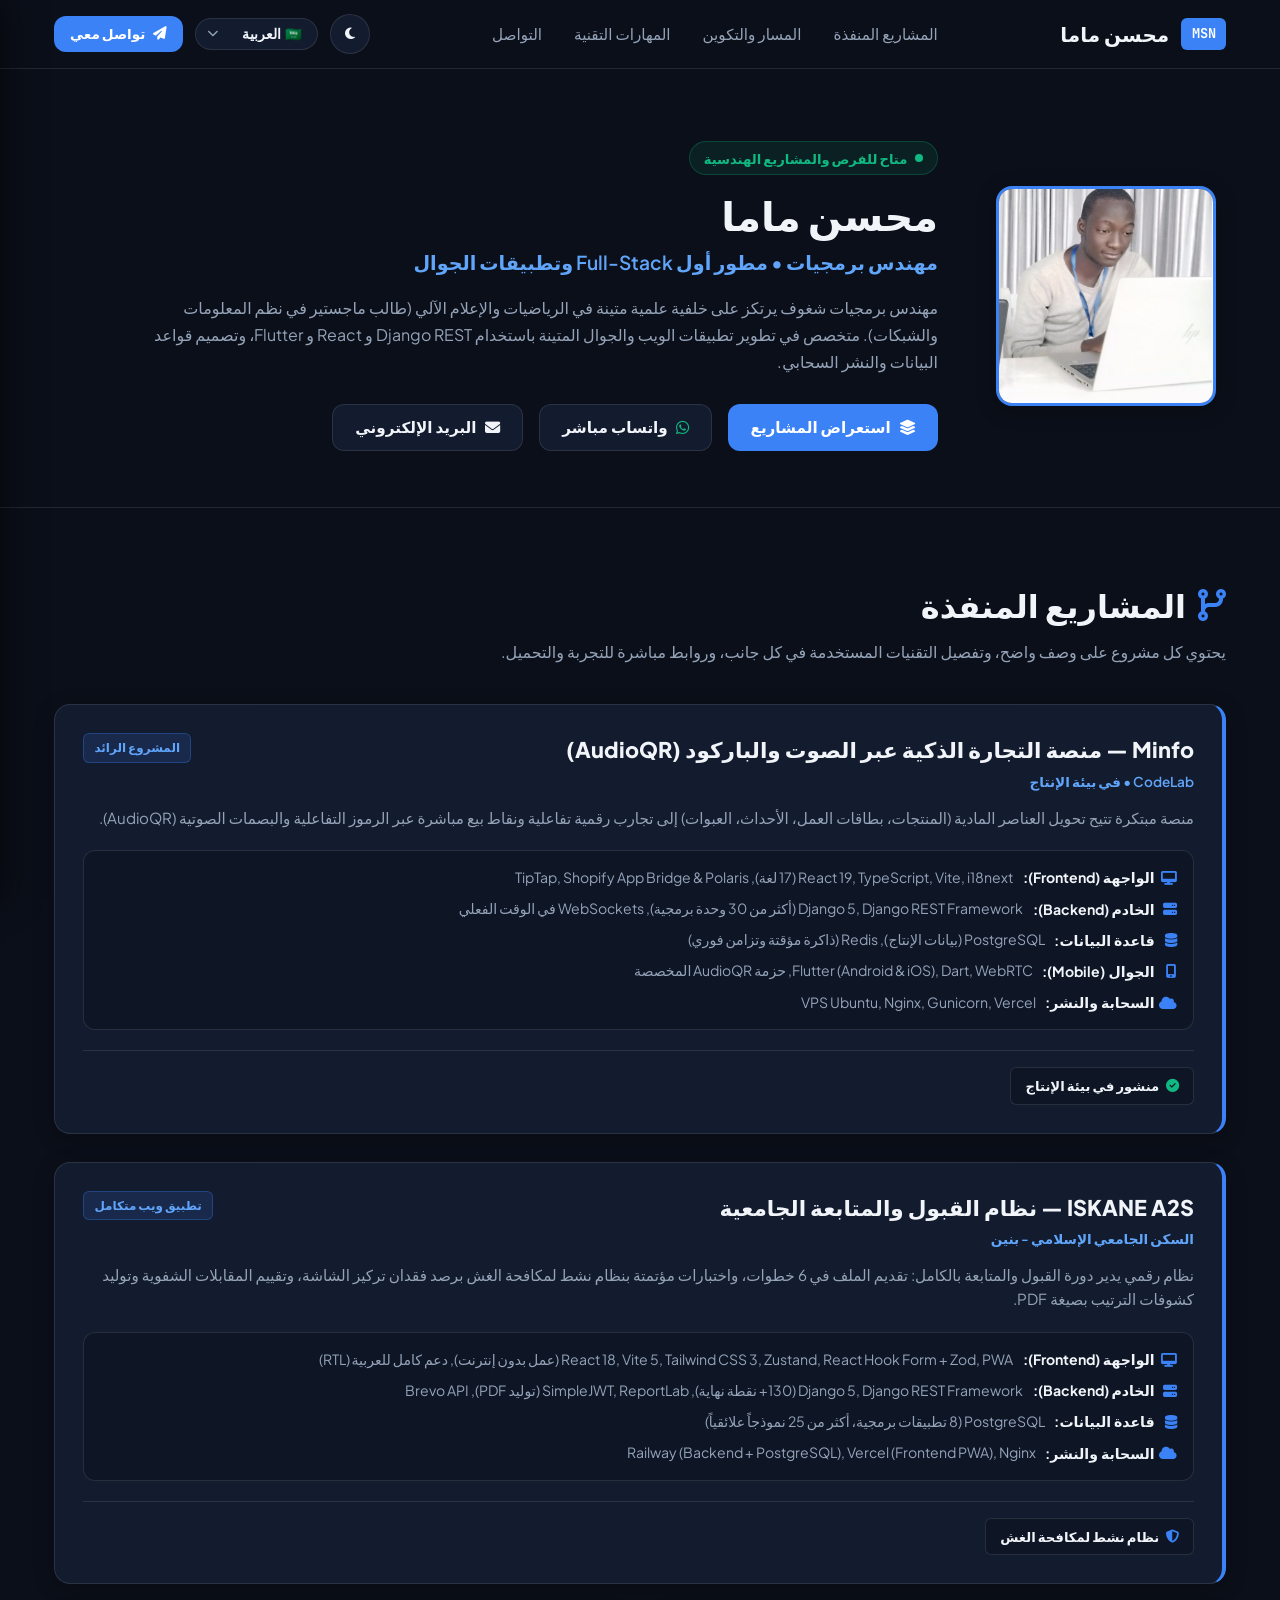
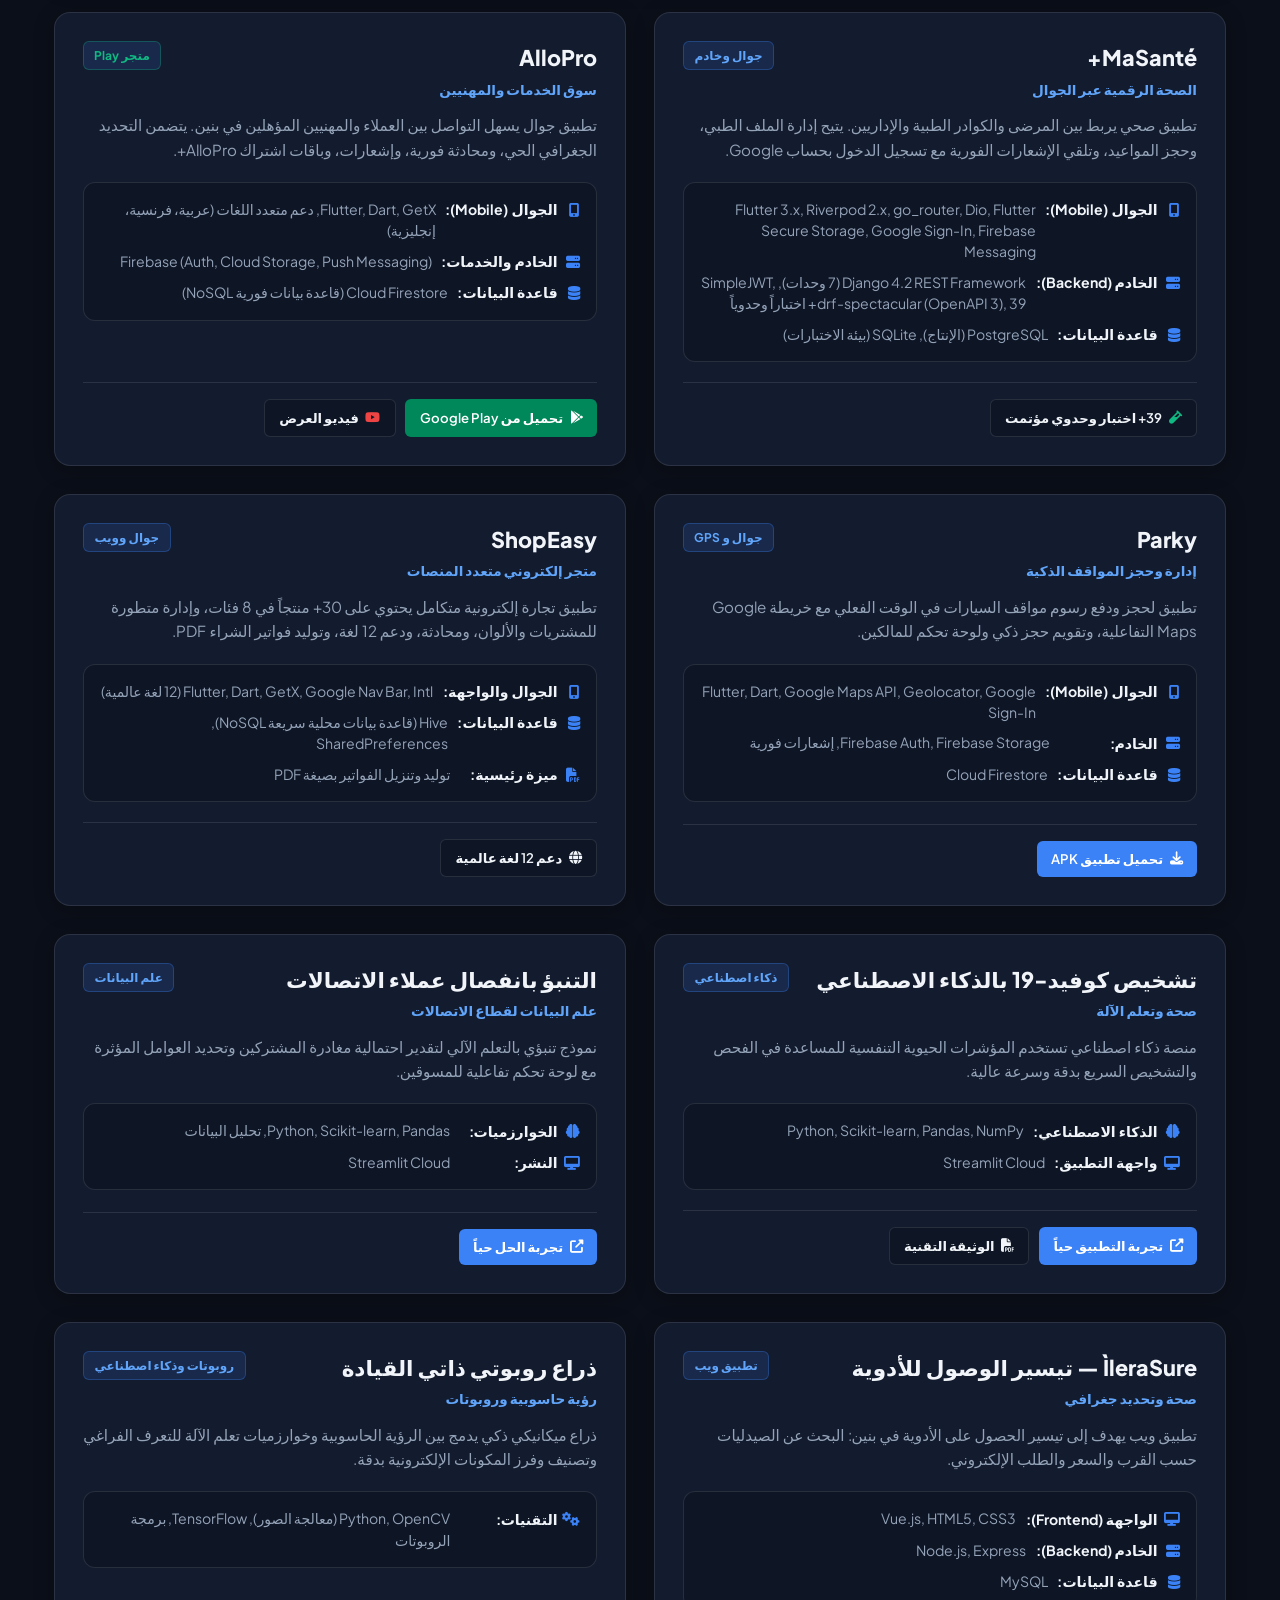
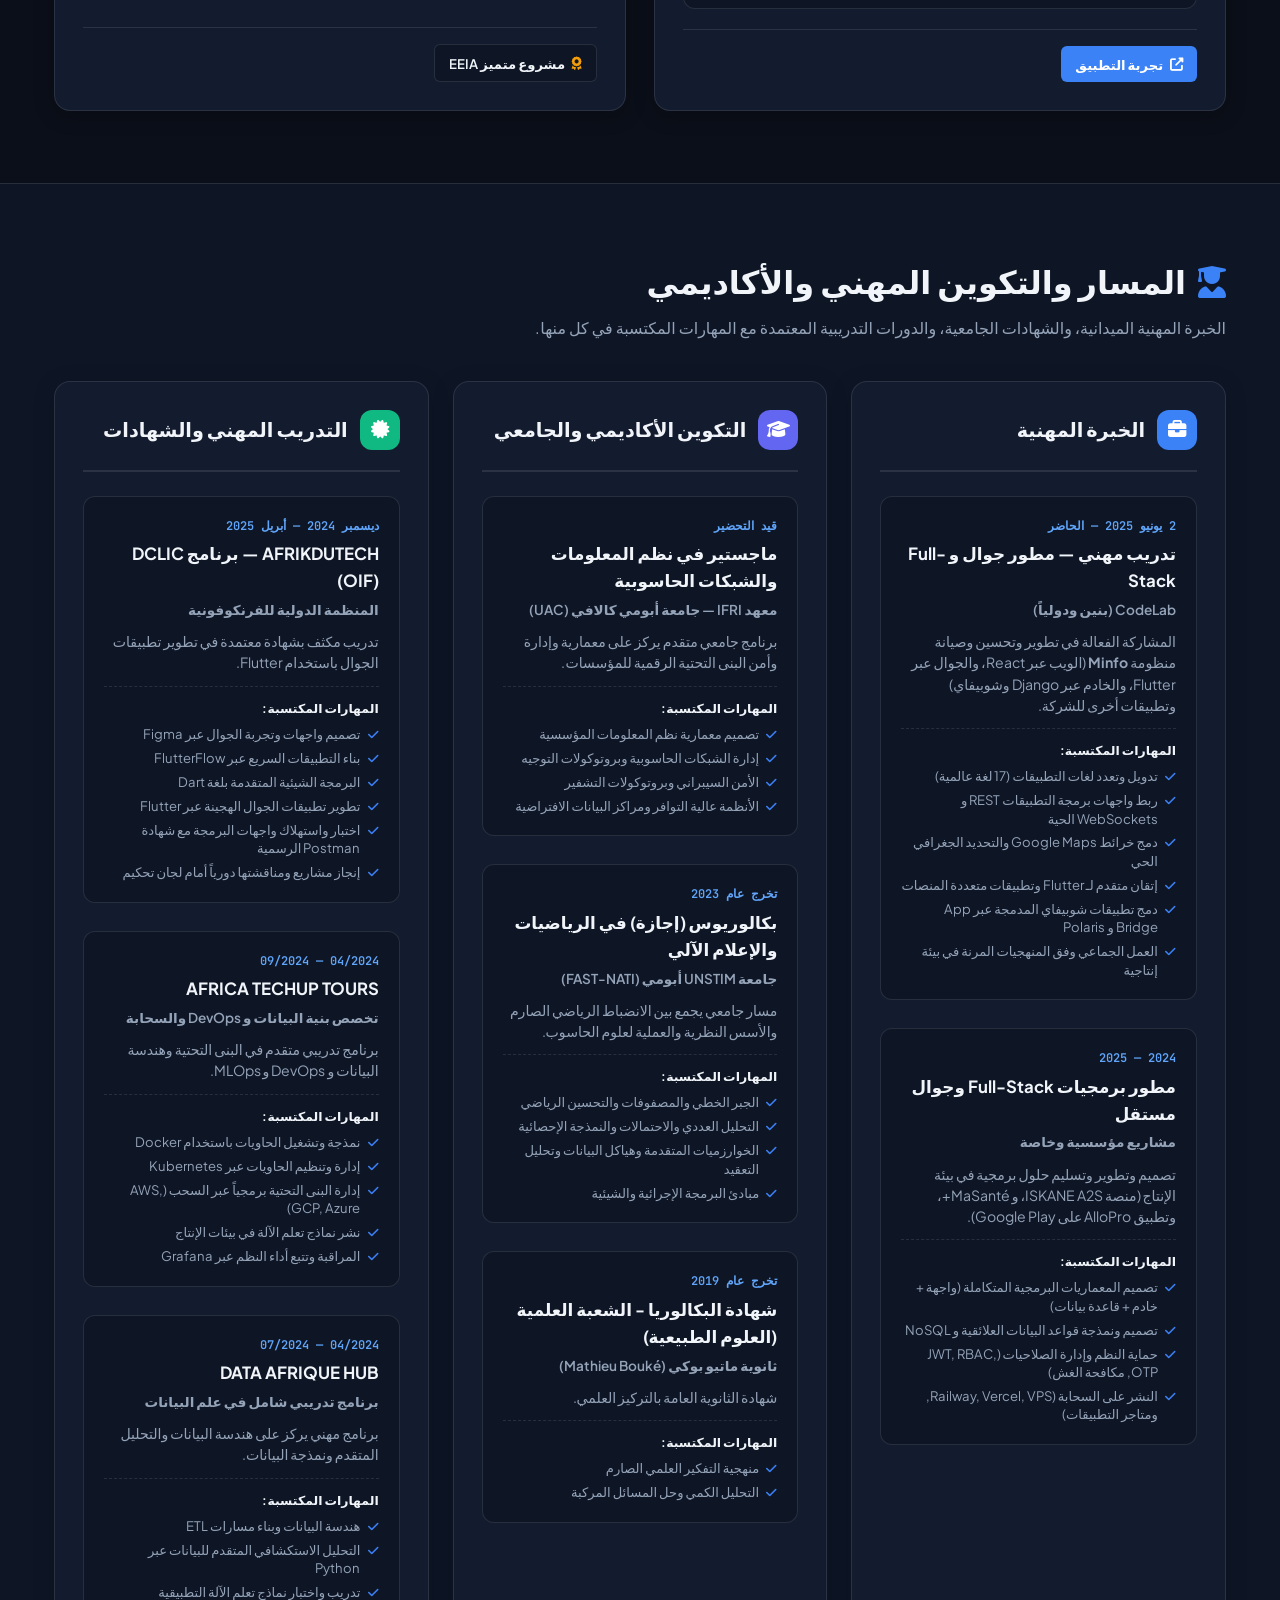
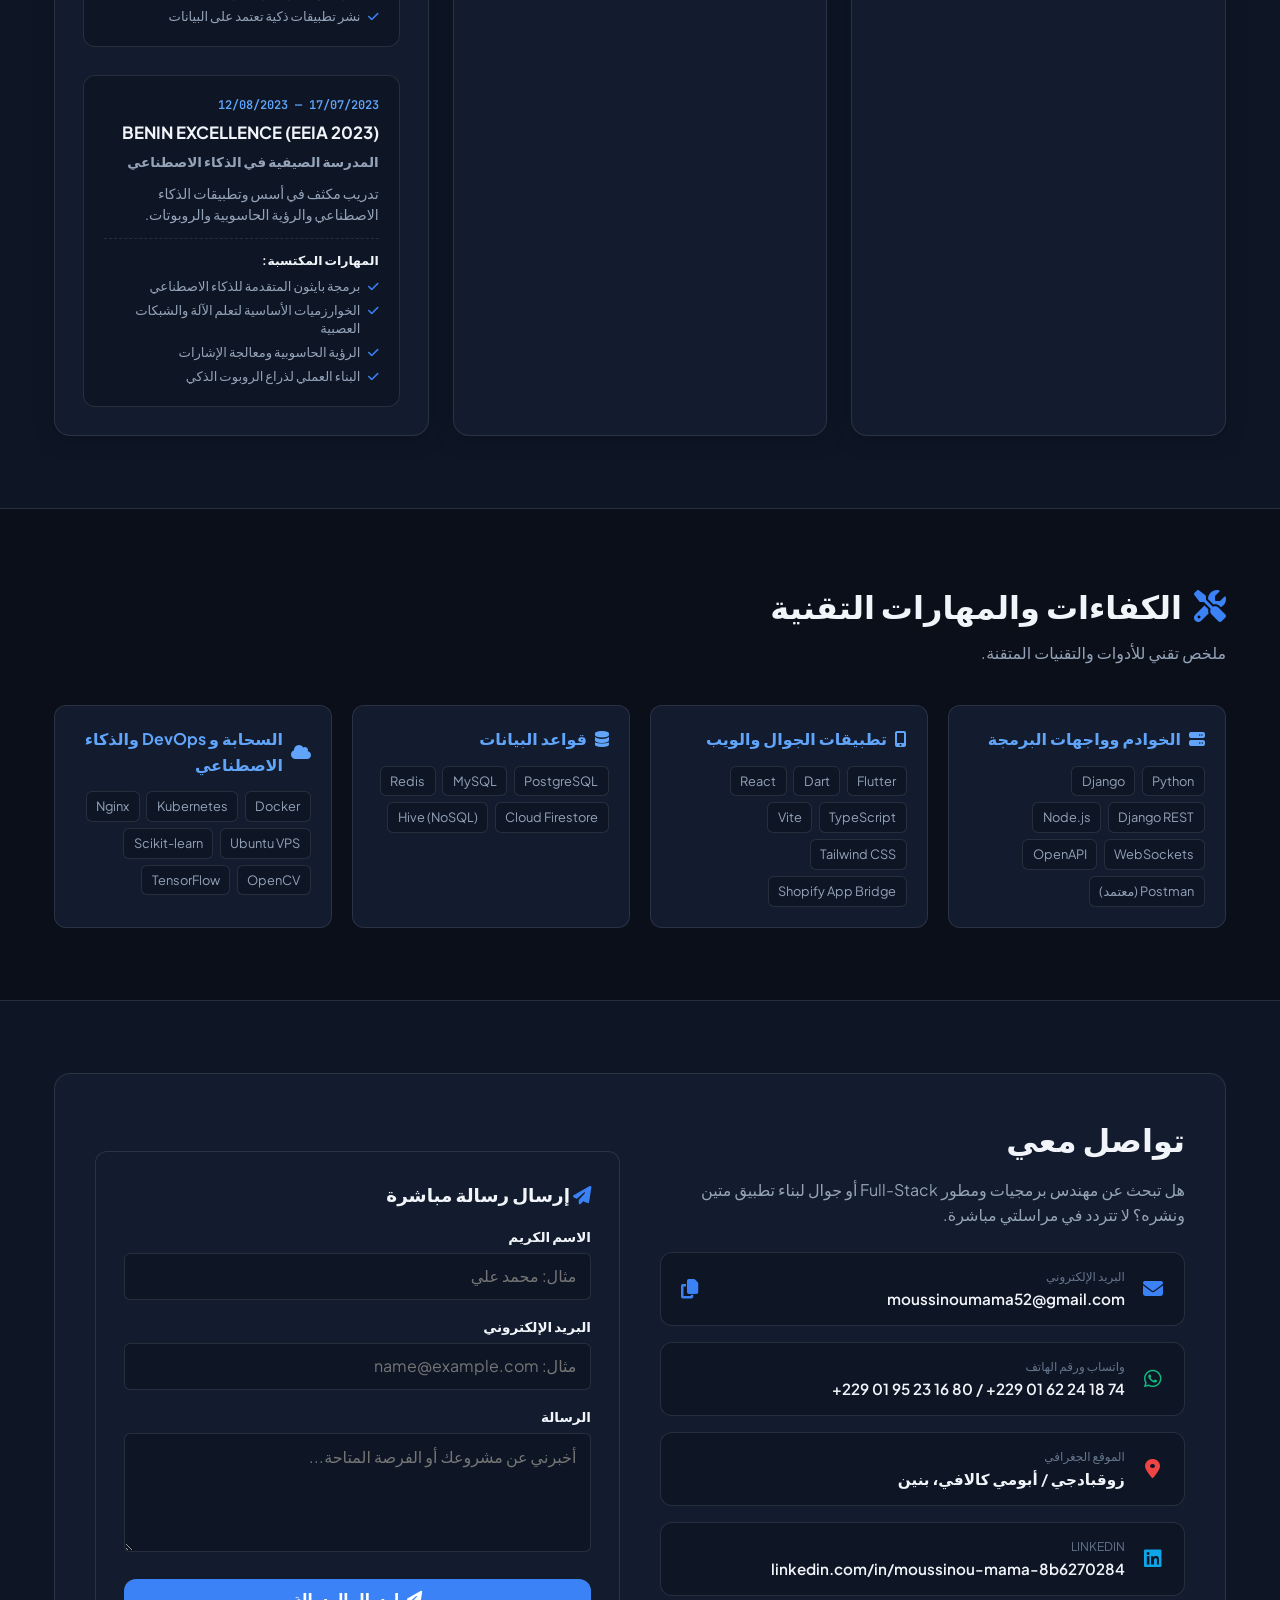
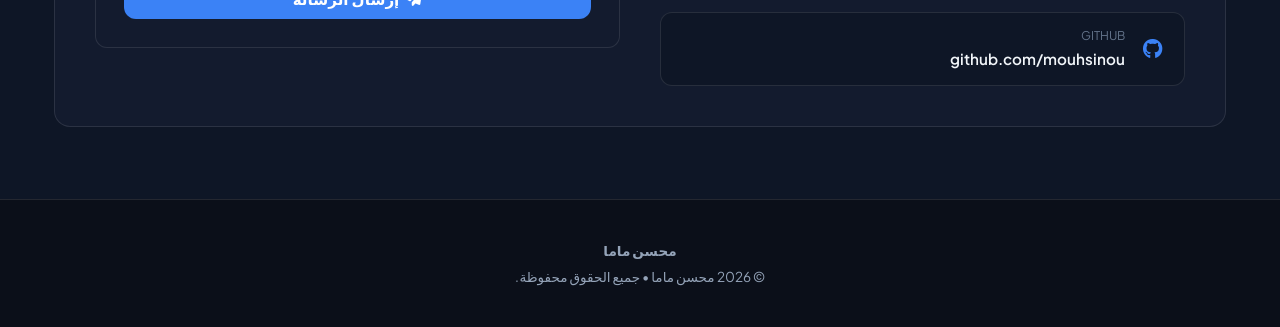
<file: index-ar.html>
<!DOCTYPE html>
<html lang="ar" dir="rtl" data-theme="dark">
<head>
    <meta charset="UTF-8">
    <meta name="viewport" content="width=device-width, initial-scale=1.0">
    <title>محسن ماما | مهندس برمجيات ومطور Full-Stack وجوال</title>
    <meta name="description" content="معرض أعمال محسن ماما — مطور أول Full-Stack وتطبيقات الجوال. متخصص في Django REST و Flutter و React وقواعد البيانات والسحابة.">
    
    <!-- Fonts & Icons -->
    <link rel="stylesheet" href="https://cdnjs.cloudflare.com/ajax/libs/font-awesome/6.5.1/css/all.min.css">
    <link rel="stylesheet" href="styles.css">
</head>
<body>

    <!-- ================= شريط التنقل ================= -->
    <header class="header">
        <div class="container nav">
            <a href="#hero" class="nav-brand">
                <span class="brand-badge">MSN</span>
                <span>محسن ماما</span>
            </a>

            <nav class="nav-menu">
                <a href="#projets" class="nav-link">المشاريع المنفذة</a>
                <a href="#parcours" class="nav-link">المسار والتكوين</a>
                <a href="#competences" class="nav-link">المهارات التقنية</a>
                <a href="#contact" class="nav-link">التواصل</a>
            </nav>

            <div class="nav-actions">
                <button id="theme-toggle" class="action-btn" title="تبديل المظهر" aria-label="تبديل المظهر">
                    <i id="theme-icon" class="fas fa-moon"></i>
                </button>

                <div class="lang-select-wrapper">
                    <select class="lang-select" onchange="handleLanguageChange(this)">
                        <option value="ar" selected>🇸🇦 العربية</option>
                        <option value="fr">🇫🇷 Français</option>
                        <option value="en">🇺🇸 English</option>
                    </select>
                    <i class="fas fa-chevron-down lang-arrow"></i>
                </div>

                <a href="#contact" class="btn btn-primary" style="padding: 0.45rem 1rem; font-size: 0.85rem;">
                    <i class="fas fa-paper-plane"></i> تواصل معي
                </a>

                <button id="mobile-menu-btn" class="mobile-menu-btn" aria-label="فتح القائمة" aria-expanded="false">
                    <i class="fas fa-bars"></i>
                </button>
            </div>
        </div>
    </header>

    <!-- قائمة التنقل للهاتف المحمول (Mobile Drawer) -->
    <div id="mobile-backdrop" class="mobile-backdrop"></div>
    <nav id="mobile-nav" class="mobile-nav" aria-label="تنقل الهاتف">
        <div class="mobile-nav-top">
            <div class="mobile-nav-brand">
                <span class="brand-badge">MSN</span>
                <span>محسن ماما</span>
            </div>
        </div>
        <div class="mobile-nav-links">
            <a href="#projets" class="mobile-nav-link"><i class="fas fa-code-branch"></i> المشاريع المنفذة</a>
            <a href="#parcours" class="mobile-nav-link"><i class="fas fa-user-graduate"></i> المسار والتكوين</a>
            <a href="#competences" class="mobile-nav-link"><i class="fas fa-tools"></i> المهارات التقنية</a>
            <a href="#contact" class="mobile-nav-link"><i class="fas fa-paper-plane"></i> التواصل</a>
        </div>
        <div class="mobile-nav-footer">
            <a href="https://wa.me/22995231680" target="_blank" class="btn btn-secondary" style="justify-content: center;">
                <i class="fab fa-whatsapp" style="color: var(--success);"></i> واتساب مباشر
            </a>
            <a href="#contact" class="btn btn-primary" style="justify-content: center;">
                <i class="fas fa-paper-plane"></i> تواصل معي
            </a>
        </div>
    </nav>

    <!-- ================= القسم الرئيسي ================= -->
    <section id="hero" class="hero">
        <div class="container hero-grid">
            <div class="hero-photo-wrapper">
                <img src="msn.png" alt="محسن ماما" class="hero-photo">
            </div>

            <div class="hero-content">
                <div class="hero-status">
                    <span class="status-dot"></span>
                    <span>متاح للفرص والمشاريع الهندسية</span>
                </div>

                <h1 class="hero-title">محسن ماما</h1>
                <p class="hero-subtitle">مهندس برمجيات • مطور أول Full-Stack وتطبيقات الجوال</p>

                <p class="hero-desc">
                    مهندس برمجيات شغوف يرتكز على خلفية علمية متينة في الرياضيات والإعلام الآلي (طالب ماجستير في نظم المعلومات والشبكات). متخصص في تطوير تطبيقات الويب والجوال المتينة باستخدام Django REST و React و Flutter، وتصميم قواعد البيانات والنشر السحابي.
                </p>

                <div class="hero-cta-row">
                    <a href="#projets" class="btn btn-primary">
                        <i class="fas fa-layer-group"></i> استعراض المشاريع
                    </a>
                    <a href="https://wa.me/22995231680" target="_blank" class="btn btn-secondary">
                        <i class="fab fa-whatsapp" style="color: var(--success);"></i> واتساب مباشر
                    </a>
                    <a href="mailto:moussinoumama52@gmail.com" class="btn btn-secondary">
                        <i class="fas fa-envelope"></i> البريد الإلكتروني
                    </a>
                </div>
            </div>
        </div>
    </section>

    <!-- ================= قسم المشاريع ================= -->
    <section id="projets" class="section">
        <div class="container">
            <div class="section-head">
                <h2 class="section-title"><i class="fas fa-code-branch" style="color: var(--primary);"></i> المشاريع المنفذة</h2>
                <p class="section-subtitle">يحتوي كل مشروع على وصف واضح، وتفصيل التقنيات المستخدمة في كل جانب، وروابط مباشرة للتجربة والتحميل.</p>
            </div>

            <div class="projects-grid">

                <!-- 1. Minfo -->
                <div class="project-card featured">
                    <div class="project-header-top">
                        <div>
                            <h3 class="project-title">Minfo — منصة التجارة الذكية عبر الصوت والباركود (AudioQR)</h3>
                            <span style="font-size: 0.85rem; color: var(--primary-light); font-weight: 600;">CodeLab • في بيئة الإنتاج</span>
                        </div>
                        <span class="project-badge">المشروع الرائد</span>
                    </div>

                    <p class="project-desc">
                        منصة مبتكرة تتيح تحويل العناصر المادية (المنتجات، بطاقات العمل، الأحداث، العبوات) إلى تجارب رقمية تفاعلية ونقاط بيع مباشرة عبر الرموز التفاعلية والبصمات الصوتية (AudioQR).
                    </p>

                    <div class="tech-breakdown">
                        <div class="tech-row">
                            <span class="tech-label"><i class="fas fa-desktop"></i> الواجهة (Frontend):</span>
                            <span class="tech-value">React 19, TypeScript, Vite, i18next (17 لغة), TipTap, Shopify App Bridge & Polaris</span>
                        </div>
                        <div class="tech-row">
                            <span class="tech-label"><i class="fas fa-server"></i> الخادم (Backend):</span>
                            <span class="tech-value">Django 5, Django REST Framework (أكثر من 30 وحدة برمجية), WebSockets في الوقت الفعلي</span>
                        </div>
                        <div class="tech-row">
                            <span class="tech-label"><i class="fas fa-database"></i> قاعدة البيانات:</span>
                            <span class="tech-value">PostgreSQL (بيانات الإنتاج), Redis (ذاكرة مؤقتة وتزامن فوري)</span>
                        </div>
                        <div class="tech-row">
                            <span class="tech-label"><i class="fas fa-mobile-alt"></i> الجوال (Mobile):</span>
                            <span class="tech-value">Flutter (Android & iOS), Dart, WebRTC, حزمة AudioQR المخصصة</span>
                        </div>
                        <div class="tech-row">
                            <span class="tech-label"><i class="fas fa-cloud"></i> السحابة والنشر:</span>
                            <span class="tech-value">VPS Ubuntu, Nginx, Gunicorn, Vercel</span>
                        </div>
                    </div>

                    <div class="project-actions">
                        <span class="link-btn link-btn-outline" style="cursor: default;"><i class="fas fa-check-circle" style="color: var(--success);"></i> منشور في بيئة الإنتاج</span>
                    </div>
                </div>

                <!-- 2. ISKANE A2S -->
                <div class="project-card featured">
                    <div class="project-header-top">
                        <div>
                            <h3 class="project-title">ISKANE A2S — نظام القبول والمتابعة الجامعية</h3>
                            <span style="font-size: 0.85rem; color: var(--primary-light); font-weight: 600;">السكن الجامعي الإسلامي - بنين</span>
                        </div>
                        <span class="project-badge">تطبيق ويب متكامل</span>
                    </div>

                    <p class="project-desc">
                        نظام رقمي يدير دورة القبول والمتابعة بالكامل: تقديم الملف في 6 خطوات، واختبارات مؤتمتة بنظام نشط لمكافحة الغش برصد فقدان تركيز الشاشة، وتقييم المقابلات الشفوية وتوليد كشوفات الترتيب بصيغة PDF.
                    </p>

                    <div class="tech-breakdown">
                        <div class="tech-row">
                            <span class="tech-label"><i class="fas fa-desktop"></i> الواجهة (Frontend):</span>
                            <span class="tech-value">React 18, Vite 5, Tailwind CSS 3, Zustand, React Hook Form + Zod, PWA (عمل بدون إنترنت), دعم كامل للعربية (RTL)</span>
                        </div>
                        <div class="tech-row">
                            <span class="tech-label"><i class="fas fa-server"></i> الخادم (Backend):</span>
                            <span class="tech-value">Django 5, Django REST Framework (130+ نقطة نهاية), SimpleJWT, ReportLab (توليد PDF), Brevo API</span>
                        </div>
                        <div class="tech-row">
                            <span class="tech-label"><i class="fas fa-database"></i> قاعدة البيانات:</span>
                            <span class="tech-value">PostgreSQL (8 تطبيقات برمجية، أكثر من 25 نموذجاً علائقياً)</span>
                        </div>
                        <div class="tech-row">
                            <span class="tech-label"><i class="fas fa-cloud"></i> السحابة والنشر:</span>
                            <span class="tech-value">Railway (Backend + PostgreSQL), Vercel (Frontend PWA), Nginx</span>
                        </div>
                    </div>

                    <div class="project-actions">
                        <span class="link-btn link-btn-outline" style="cursor: default;"><i class="fas fa-shield-alt" style="color: var(--primary);"></i> نظام نشط لمكافحة الغش</span>
                    </div>
                </div>

                <!-- 3. MaSanté+ -->
                <div class="project-card">
                    <div class="project-header-top">
                        <div>
                            <h3 class="project-title">MaSanté+</h3>
                            <span style="font-size: 0.85rem; color: var(--primary-light); font-weight: 600;">الصحة الرقمية عبر الجوال</span>
                        </div>
                        <span class="project-badge">جوال وخادم</span>
                    </div>

                    <p class="project-desc">
                        تطبيق صحي يربط بين المرضى والكوادر الطبية والإداريين. يتيح إدارة الملف الطبي، وحجز المواعيد، وتلقي الإشعارات الفورية مع تسجيل الدخول بحساب Google.
                    </p>

                    <div class="tech-breakdown">
                        <div class="tech-row">
                            <span class="tech-label"><i class="fas fa-mobile-alt"></i> الجوال (Mobile):</span>
                            <span class="tech-value">Flutter 3.x, Riverpod 2.x, go_router, Dio, Flutter Secure Storage, Google Sign-In, Firebase Messaging</span>
                        </div>
                        <div class="tech-row">
                            <span class="tech-label"><i class="fas fa-server"></i> الخادم (Backend):</span>
                            <span class="tech-value">Django 4.2 REST Framework (7 وحدات), SimpleJWT, drf-spectacular (OpenAPI 3), 39+ اختباراً وحدوياً</span>
                        </div>
                        <div class="tech-row">
                            <span class="tech-label"><i class="fas fa-database"></i> قاعدة البيانات:</span>
                            <span class="tech-value">PostgreSQL (الإنتاج), SQLite (بيئة الاختبارات)</span>
                        </div>
                    </div>

                    <div class="project-actions">
                        <span class="link-btn link-btn-outline" style="cursor: default;"><i class="fas fa-vial" style="color: var(--success);"></i> 39+ اختبار وحدوي مؤتمت</span>
                    </div>
                </div>

                <!-- 4. AlloPro -->
                <div class="project-card">
                    <div class="project-header-top">
                        <div>
                            <h3 class="project-title">AlloPro</h3>
                            <span style="font-size: 0.85rem; color: var(--primary-light); font-weight: 600;">سوق الخدمات والمهنيين</span>
                        </div>
                        <span class="project-badge" style="color: var(--success); border-color: rgba(16, 185, 129, 0.3);">متجر Play</span>
                    </div>

                    <p class="project-desc">
                        تطبيق جوال يسهل التواصل بين العملاء والمهنيين المؤهلين في بنين. يتضمن التحديد الجغرافي الحي، ومحادثة فورية، وإشعارات، وباقات اشتراك AlloPro+.
                    </p>

                    <div class="tech-breakdown">
                        <div class="tech-row">
                            <span class="tech-label"><i class="fas fa-mobile-alt"></i> الجوال (Mobile):</span>
                            <span class="tech-value">Flutter, Dart, GetX, دعم متعدد اللغات (عربية، فرنسية، إنجليزية)</span>
                        </div>
                        <div class="tech-row">
                            <span class="tech-label"><i class="fas fa-server"></i> الخادم والخدمات:</span>
                            <span class="tech-value">Firebase (Auth, Cloud Storage, Push Messaging)</span>
                        </div>
                        <div class="tech-row">
                            <span class="tech-label"><i class="fas fa-database"></i> قاعدة البيانات:</span>
                            <span class="tech-value">Cloud Firestore (قاعدة بيانات فورية NoSQL)</span>
                        </div>
                    </div>

                    <div class="project-actions">
                        <a href="https://play.google.com/store/apps/details?id=com.allopro.allopro" target="_blank" class="link-btn link-btn-store">
                            <i class="fab fa-google-play"></i> تحميل من Google Play
                        </a>
                        <a href="https://youtu.be/XSc0m07hXcM?si=pplgiT2FSJfK-_qj" target="_blank" class="link-btn link-btn-outline">
                            <i class="fab fa-youtube" style="color: #ef4444;"></i> فيديو العرض
                        </a>
                    </div>
                </div>

                <!-- 5. Parky -->
                <div class="project-card">
                    <div class="project-header-top">
                        <div>
                            <h3 class="project-title">Parky</h3>
                            <span style="font-size: 0.85rem; color: var(--primary-light); font-weight: 600;">إدارة وحجز المواقف الذكية</span>
                        </div>
                        <span class="project-badge">جوال و GPS</span>
                    </div>

                    <p class="project-desc">
                        تطبيق لحجز ودفع رسوم مواقف السيارات في الوقت الفعلي مع خريطة Google Maps التفاعلية، وتقويم حجز ذكي ولوحة تحكم للمالكين.
                    </p>

                    <div class="tech-breakdown">
                        <div class="tech-row">
                            <span class="tech-label"><i class="fas fa-mobile-alt"></i> الجوال (Mobile):</span>
                            <span class="tech-value">Flutter, Dart, Google Maps API, Geolocator, Google Sign-In</span>
                        </div>
                        <div class="tech-row">
                            <span class="tech-label"><i class="fas fa-server"></i> الخادم:</span>
                            <span class="tech-value">Firebase Auth, Firebase Storage, إشعارات فورية</span>
                        </div>
                        <div class="tech-row">
                            <span class="tech-label"><i class="fas fa-database"></i> قاعدة البيانات:</span>
                            <span class="tech-value">Cloud Firestore</span>
                        </div>
                    </div>

                    <div class="project-actions">
                        <a href="https://drive.google.com/file/d/1ZduVRKx2NIhzlLoLQtLeKL4T0wroVE0w/view?usp=sharing" target="_blank" class="link-btn link-btn-primary">
                            <i class="fas fa-download"></i> تحميل تطبيق APK
                        </a>
                    </div>
                </div>

                <!-- 6. ShopEasy -->
                <div class="project-card">
                    <div class="project-header-top">
                        <div>
                            <h3 class="project-title">ShopEasy</h3>
                            <span style="font-size: 0.85rem; color: var(--primary-light); font-weight: 600;">متجر إلكتروني متعدد المنصات</span>
                        </div>
                        <span class="project-badge">جوال وويب</span>
                    </div>

                    <p class="project-desc">
                        تطبيق تجارة إلكترونية متكامل يحتوي على 30+ منتجاً في 8 فئات، وإدارة متطورة للمشتريات والألوان، ومحادثة، ودعم 12 لغة، وتوليد فواتير الشراء PDF.
                    </p>

                    <div class="tech-breakdown">
                        <div class="tech-row">
                            <span class="tech-label"><i class="fas fa-mobile-alt"></i> الجوال والواجهة:</span>
                            <span class="tech-value">Flutter, Dart, GetX, Google Nav Bar, Intl (12 لغة عالمية)</span>
                        </div>
                        <div class="tech-row">
                            <span class="tech-label"><i class="fas fa-database"></i> قاعدة البيانات:</span>
                            <span class="tech-value">Hive (قاعدة بيانات محلية سريعة NoSQL), SharedPreferences</span>
                        </div>
                        <div class="tech-row">
                            <span class="tech-label"><i class="fas fa-file-pdf"></i> ميزة رئيسية:</span>
                            <span class="tech-value">توليد وتنزيل الفواتير بصيغة PDF</span>
                        </div>
                    </div>

                    <div class="project-actions">
                        <span class="link-btn link-btn-outline" style="cursor: default;"><i class="fas fa-globe"></i> دعم 12 لغة عالمية</span>
                    </div>
                </div>

                <!-- 7. COVID-19 AI Diagnostics -->
                <div class="project-card">
                    <div class="project-header-top">
                        <div>
                            <h3 class="project-title">تشخيص كوفيد-19 بالذكاء الاصطناعي</h3>
                            <span style="font-size: 0.85rem; color: var(--primary-light); font-weight: 600;">صحة وتعلم الآلة</span>
                        </div>
                        <span class="project-badge">ذكاء اصطناعي</span>
                    </div>

                    <p class="project-desc">
                        منصة ذكاء اصطناعي تستخدم المؤشرات الحيوية التنفسية للمساعدة في الفحص والتشخيص السريع بدقة وسرعة عالية.
                    </p>

                    <div class="tech-breakdown">
                        <div class="tech-row">
                            <span class="tech-label"><i class="fas fa-brain"></i> الذكاء الاصطناعي:</span>
                            <span class="tech-value">Python, Scikit-learn, Pandas, NumPy</span>
                        </div>
                        <div class="tech-row">
                            <span class="tech-label"><i class="fas fa-desktop"></i> واجهة التطبيق:</span>
                            <span class="tech-value">Streamlit Cloud</span>
                        </div>
                    </div>

                    <div class="project-actions">
                        <a href="https://moussinou-covid-diagnostics.streamlit.app/" target="_blank" class="link-btn link-btn-primary">
                            <i class="fas fa-external-link-alt"></i> تجربة التطبيق حياً
                        </a>
                        <a href="https://drive.google.com/file/d/1jl1MJON2KpFDIaJZsnYck7PHzKHaN5Uv/view?usp=sharing" target="_blank" class="link-btn link-btn-outline">
                            <i class="fas fa-file-pdf"></i> الوثيقة التقنية
                        </a>
                    </div>
                </div>

                <!-- 8. Telecom Churn Prediction -->
                <div class="project-card">
                    <div class="project-header-top">
                        <div>
                            <h3 class="project-title">التنبؤ بانفصال عملاء الاتصالات</h3>
                            <span style="font-size: 0.85rem; color: var(--primary-light); font-weight: 600;">علم البيانات لقطاع الاتصالات</span>
                        </div>
                        <span class="project-badge">علم البيانات</span>
                    </div>

                    <p class="project-desc">
                        نموذج تنبؤي بالتعلم الآلي لتقدير احتمالية مغادرة المشتركين وتحديد العوامل المؤثرة مع لوحة تحكم تفاعلية للمسوقين.
                    </p>

                    <div class="tech-breakdown">
                        <div class="tech-row">
                            <span class="tech-label"><i class="fas fa-brain"></i> الخوارزميات:</span>
                            <span class="tech-value">Python, Scikit-learn, Pandas, تحليل البيانات</span>
                        </div>
                        <div class="tech-row">
                            <span class="tech-label"><i class="fas fa-desktop"></i> النشر:</span>
                            <span class="tech-value">Streamlit Cloud</span>
                        </div>
                    </div>

                    <div class="project-actions">
                        <a href="https://moussinouchurnpredict.streamlit.app/" target="_blank" class="link-btn link-btn-primary">
                            <i class="fas fa-external-link-alt"></i> تجربة الحل حياً
                        </a>
                    </div>
                </div>

                <!-- 9. ÌleraSure -->
                <div class="project-card">
                    <div class="project-header-top">
                        <div>
                            <h3 class="project-title">ÌleraSure — تيسير الوصول للأدوية</h3>
                            <span style="font-size: 0.85rem; color: var(--primary-light); font-weight: 600;">صحة وتحديد جغرافي</span>
                        </div>
                        <span class="project-badge">تطبيق ويب</span>
                    </div>

                    <p class="project-desc">
                        تطبيق ويب يهدف إلى تيسير الحصول على الأدوية في بنين: البحث عن الصيدليات حسب القرب والسعر والطلب الإلكتروني.
                    </p>

                    <div class="tech-breakdown">
                        <div class="tech-row">
                            <span class="tech-label"><i class="fas fa-desktop"></i> الواجهة (Frontend):</span>
                            <span class="tech-value">Vue.js, HTML5, CSS3</span>
                        </div>
                        <div class="tech-row">
                            <span class="tech-label"><i class="fas fa-server"></i> الخادم (Backend):</span>
                            <span class="tech-value">Node.js, Express</span>
                        </div>
                        <div class="tech-row">
                            <span class="tech-label"><i class="fas fa-database"></i> قاعدة البيانات:</span>
                            <span class="tech-value">MySQL</span>
                        </div>
                    </div>

                    <div class="project-actions">
                        <a href="https://blue-worm-998583.hostingersite.com/" target="_blank" class="link-btn link-btn-primary">
                            <i class="fas fa-external-link-alt"></i> تجربة التطبيق
                        </a>
                    </div>
                </div>

                <!-- 10. Robotic Arm -->
                <div class="project-card">
                    <div class="project-header-top">
                        <div>
                            <h3 class="project-title">ذراع روبوتي ذاتي القيادة</h3>
                            <span style="font-size: 0.85rem; color: var(--primary-light); font-weight: 600;">رؤية حاسوبية وروبوتات</span>
                        </div>
                        <span class="project-badge">روبوتات وذكاء اصطناعي</span>
                    </div>

                    <p class="project-desc">
                        ذراع ميكانيكي ذكي يدمج بين الرؤية الحاسوبية وخوارزميات تعلم الآلة للتعرف الفراغي وتصنيف وفرز المكونات الإلكترونية بدقة.
                    </p>

                    <div class="tech-breakdown">
                        <div class="tech-row">
                            <span class="tech-label"><i class="fas fa-cogs"></i> التقنيات:</span>
                            <span class="tech-value">Python, OpenCV (معالجة الصور), TensorFlow, برمجة الروبوتات</span>
                        </div>
                    </div>

                    <div class="project-actions">
                        <span class="link-btn link-btn-outline" style="cursor: default;"><i class="fas fa-award" style="color: var(--warning);"></i> مشروع متميز EEIA</span>
                    </div>
                </div>

            </div>
        </div>
    </section>

    <!-- ================= المسار والتكوين (3 أقسام متوازية أفقياً) ================= -->
    <section id="parcours" class="section" style="background: var(--bg-alt); border-top: 1px solid var(--border); border-bottom: 1px solid var(--border);">
        <div class="container">
            <div class="section-head">
                <h2 class="section-title"><i class="fas fa-user-graduate" style="color: var(--primary);"></i> المسار والتكوين المهني والأكاديمي</h2>
                <p class="section-subtitle">الخبرة المهنية الميدانية، والشهادات الجامعية، والدورات التدريبية المعتمدة مع المهارات المكتسبة في كل منها.</p>
            </div>

            <div class="parcours-container">

                <!-- 1. الخبرة المهنية -->
                <div class="parcours-column">
                    <div class="parcours-col-header">
                        <div class="col-icon icon-blue"><i class="fas fa-briefcase"></i></div>
                        <h3>الخبرة المهنية</h3>
                    </div>

                    <div class="parcours-items">
                        <div class="item-card">
                            <div class="item-date">2 يونيو 2025 — الحاضر</div>
                            <h4 class="item-title">تدريب مهني — مطور جوال و Full-Stack</h4>
                            <div class="item-place">CodeLab (بنين ودولياً)</div>
                            <p class="item-desc">
                                المشاركة الفعالة في تطوير وتحسين وصيانة منظومة <strong>Minfo</strong> (الويب عبر React، والجوال عبر Flutter، والخادم عبر Django وشوبيفاي) وتطبيقات أخرى للشركة.
                            </p>
                            <div class="skills-box">
                                <div class="skills-box-title">المهارات المكتسبة:</div>
                                <ul class="skills-list">
                                    <li><i class="fas fa-check"></i> تدويل وتعدد لغات التطبيقات (17 لغة عالمية)</li>
                                    <li><i class="fas fa-check"></i> ربط واجهات برمجة التطبيقات REST و WebSockets الحية</li>
                                    <li><i class="fas fa-check"></i> دمج خرائط Google Maps والتحديد الجغرافي الحي</li>
                                    <li><i class="fas fa-check"></i> إتقان متقدم لـ Flutter وتطبيقات متعددة المنصات</li>
                                    <li><i class="fas fa-check"></i> دمج تطبيقات شوبيفاي المدمجة عبر App Bridge و Polaris</li>
                                    <li><i class="fas fa-check"></i> العمل الجماعي وفق المنهجيات المرنة في بيئة إنتاجية</li>
                                </ul>
                            </div>
                        </div>

                        <div class="item-card">
                            <div class="item-date">2024 — 2025</div>
                            <h4 class="item-title">مطور برمجيات Full-Stack وجوال مستقل</h4>
                            <div class="item-place">مشاريع مؤسسية وخاصة</div>
                            <p class="item-desc">
                                تصميم وتطوير وتسليم حلول برمجية في بيئة الإنتاج (منصة ISKANE A2S، و MaSanté+، وتطبيق AlloPro على Google Play).
                            </p>
                            <div class="skills-box">
                                <div class="skills-box-title">المهارات المكتسبة:</div>
                                <ul class="skills-list">
                                    <li><i class="fas fa-check"></i> تصميم المعماريات البرمجية المتكاملة (واجهة + خادم + قاعدة بيانات)</li>
                                    <li><i class="fas fa-check"></i> تصميم ونمذجة قواعد البيانات العلائقية و NoSQL</li>
                                    <li><i class="fas fa-check"></i> حماية النظم وإدارة الصلاحيات (JWT, RBAC, OTP, مكافحة الغش)</li>
                                    <li><i class="fas fa-check"></i> النشر على السحابة (Railway, Vercel, VPS, ومتاجر التطبيقات)</li>
                                </ul>
                            </div>
                        </div>
                    </div>
                </div>

                <!-- 2. التكوين الأكاديمي -->
                <div class="parcours-column">
                    <div class="parcours-col-header">
                        <div class="col-icon icon-indigo"><i class="fas fa-graduation-cap"></i></div>
                        <h3>التكوين الأكاديمي والجامعي</h3>
                    </div>

                    <div class="parcours-items">
                        <div class="item-card">
                            <div class="item-date">قيد التحضير</div>
                            <h4 class="item-title">ماجستير في نظم المعلومات والشبكات الحاسوبية</h4>
                            <div class="item-place">معهد IFRI — جامعة أبومي كالافي (UAC)</div>
                            <p class="item-desc">
                                برنامج جامعي متقدم يركز على معمارية وإدارة وأمن البنى التحتية الرقمية للمؤسسات.
                            </p>
                            <div class="skills-box">
                                <div class="skills-box-title">المهارات المكتسبة:</div>
                                <ul class="skills-list">
                                    <li><i class="fas fa-check"></i> تصميم معمارية نظم المعلومات المؤسسية</li>
                                    <li><i class="fas fa-check"></i> إدارة الشبكات الحاسوبية وبروتوكولات التوجيه</li>
                                    <li><i class="fas fa-check"></i> الأمن السيبراني وبروتوكولات التشفير</li>
                                    <li><i class="fas fa-check"></i> الأنظمة عالية التوافر ومراكز البيانات الافتراضية</li>
                                </ul>
                            </div>
                        </div>

                        <div class="item-card">
                            <div class="item-date">تخرج عام 2023</div>
                            <h4 class="item-title">بكالوريوس (إجازة) في الرياضيات والإعلام الآلي</h4>
                            <div class="item-place">جامعة UNSTIM أبومي (FAST-NATI)</div>
                            <p class="item-desc">
                                مسار جامعي يجمع بين الانضباط الرياضي الصارم والأسس النظرية والعملية لعلوم الحاسوب.
                            </p>
                            <div class="skills-box">
                                <div class="skills-box-title">المهارات المكتسبة:</div>
                                <ul class="skills-list">
                                    <li><i class="fas fa-check"></i> الجبر الخطي والمصفوفات والتحسين الرياضي</li>
                                    <li><i class="fas fa-check"></i> التحليل العددي والاحتمالات والنمذجة الإحصائية</li>
                                    <li><i class="fas fa-check"></i> الخوارزميات المتقدمة وهياكل البيانات وتحليل التعقيد</li>
                                    <li><i class="fas fa-check"></i> مبادئ البرمجة الإجرائية والشيئية</li>
                                </ul>
                            </div>
                        </div>

                        <div class="item-card">
                            <div class="item-date">تخرج عام 2019</div>
                            <h4 class="item-title">شهادة البكالوريا - الشعبة العلمية (العلوم الطبيعية)</h4>
                            <div class="item-place">ثانوية ماتيو بوكي (Mathieu Bouké)</div>
                            <p class="item-desc">
                                شهادة الثانوية العامة بالتركيز العلمي.
                            </p>
                            <div class="skills-box">
                                <div class="skills-box-title">المهارات المكتسبة:</div>
                                <ul class="skills-list">
                                    <li><i class="fas fa-check"></i> منهجية التفكير العلمي الصارم</li>
                                    <li><i class="fas fa-check"></i> التحليل الكمي وحل المسائل المركبة</li>
                                </ul>
                            </div>
                        </div>
                    </div>
                </div>

                <!-- 3. التكوين المهني والشهادات -->
                <div class="parcours-column">
                    <div class="parcours-col-header">
                        <div class="col-icon icon-emerald"><i class="fas fa-certificate"></i></div>
                        <h3>التدريب المهني والشهادات</h3>
                    </div>

                    <div class="parcours-items">
                        <div class="item-card">
                            <div class="item-date">ديسمبر 2024 — أبريل 2025</div>
                            <h4 class="item-title">AFRIKDUTECH — برنامج DCLIC (OIF)</h4>
                            <div class="item-place">المنظمة الدولية للفرنكوفونية</div>
                            <p class="item-desc">
                                تدريب مكثف بشهادة معتمدة في تطوير تطبيقات الجوال باستخدام Flutter.
                            </p>
                            <div class="skills-box">
                                <div class="skills-box-title">المهارات المكتسبة:</div>
                                <ul class="skills-list">
                                    <li><i class="fas fa-check"></i> تصميم واجهات وتجربة الجوال عبر Figma</li>
                                    <li><i class="fas fa-check"></i> بناء التطبيقات السريع عبر FlutterFlow</li>
                                    <li><i class="fas fa-check"></i> البرمجة الشيئية المتقدمة بلغة Dart</li>
                                    <li><i class="fas fa-check"></i> تطوير تطبيقات الجوال الهجينة عبر Flutter</li>
                                    <li><i class="fas fa-check"></i> اختبار واستهلاك واجهات البرمجة مع شهادة Postman الرسمية</li>
                                    <li><i class="fas fa-check"></i> إنجاز مشاريع ومناقشتها دورياً أمام لجان تحكيم</li>
                                </ul>
                            </div>
                        </div>

                        <div class="item-card">
                            <div class="item-date">04/2024 — 09/2024</div>
                            <h4 class="item-title">AFRICA TECHUP TOURS</h4>
                            <div class="item-place">تخصص بنية البيانات و DevOps والسحابة</div>
                            <p class="item-desc">
                                برنامج تدريبي متقدم في البنى التحتية وهندسة البيانات و DevOps و MLOps.
                            </p>
                            <div class="skills-box">
                                <div class="skills-box-title">المهارات المكتسبة:</div>
                                <ul class="skills-list">
                                    <li><i class="fas fa-check"></i> نمذجة وتشغيل الحاويات باستخدام Docker</li>
                                    <li><i class="fas fa-check"></i> إدارة وتنظيم الحاويات عبر Kubernetes</li>
                                    <li><i class="fas fa-check"></i> إدارة البنى التحتية برمجياً عبر السحب (AWS, GCP, Azure)</li>
                                    <li><i class="fas fa-check"></i> نشر نماذج تعلم الآلة في بيئات الإنتاج</li>
                                    <li><i class="fas fa-check"></i> المراقبة وتتبع أداء النظم عبر Grafana</li>
                                </ul>
                            </div>
                        </div>

                        <div class="item-card">
                            <div class="item-date">04/2024 — 07/2024</div>
                            <h4 class="item-title">DATA AFRIQUE HUB</h4>
                            <div class="item-place">برنامج تدريبي شامل في علم البيانات</div>
                            <p class="item-desc">
                                برنامج مهني يركز على هندسة البيانات والتحليل المتقدم ونمذجة البيانات.
                            </p>
                            <div class="skills-box">
                                <div class="skills-box-title">المهارات المكتسبة:</div>
                                <ul class="skills-list">
                                    <li><i class="fas fa-check"></i> هندسة البيانات وبناء مسارات ETL</li>
                                    <li><i class="fas fa-check"></i> التحليل الاستكشافي المتقدم للبيانات عبر Python</li>
                                    <li><i class="fas fa-check"></i> تدريب واختبار نماذج تعلم الآلة التطبيقية</li>
                                    <li><i class="fas fa-check"></i> نشر تطبيقات ذكية تعتمد على البيانات</li>
                                </ul>
                            </div>
                        </div>

                        <div class="item-card">
                            <div class="item-date">17/07/2023 — 12/08/2023</div>
                            <h4 class="item-title">BENIN EXCELLENCE (EEIA 2023)</h4>
                            <div class="item-place">المدرسة الصيفية في الذكاء الاصطناعي</div>
                            <p class="item-desc">
                                تدريب مكثف في أسس وتطبيقات الذكاء الاصطناعي والرؤية الحاسوبية والروبوتات.
                            </p>
                            <div class="skills-box">
                                <div class="skills-box-title">المهارات المكتسبة:</div>
                                <ul class="skills-list">
                                    <li><i class="fas fa-check"></i> برمجة بايثون المتقدمة للذكاء الاصطناعي</li>
                                    <li><i class="fas fa-check"></i> الخوارزميات الأساسية لتعلم الآلة والشبكات العصبية</li>
                                    <li><i class="fas fa-check"></i> الرؤية الحاسوبية ومعالجة الإشارات</li>
                                    <li><i class="fas fa-check"></i> البناء العملي لذراع الروبوت الذكي</li>
                                </ul>
                            </div>
                        </div>
                    </div>
                </div>

            </div>
        </div>
    </section>

    <!-- ================= المهارات التقنية ================= -->
    <section id="competences" class="section">
        <div class="container">
            <div class="section-head">
                <h2 class="section-title"><i class="fas fa-tools" style="color: var(--primary);"></i> الكفاءات والمهارات التقنية</h2>
                <p class="section-subtitle">ملخص تقني للأدوات والتقنيات المتقنة.</p>
            </div>

            <div class="skills-grid">
                <div class="skill-box">
                    <h4><i class="fas fa-server"></i> الخوادم وواجهات البرمجة</h4>
                    <div class="skill-tags">
                        <span class="skill-tag">Python</span>
                        <span class="skill-tag">Django</span>
                        <span class="skill-tag">Django REST</span>
                        <span class="skill-tag">Node.js</span>
                        <span class="skill-tag">WebSockets</span>
                        <span class="skill-tag">OpenAPI</span>
                        <span class="skill-tag">Postman (معتمد)</span>
                    </div>
                </div>

                <div class="skill-box">
                    <h4><i class="fas fa-mobile-alt"></i> تطبيقات الجوال والويب</h4>
                    <div class="skill-tags">
                        <span class="skill-tag">Flutter</span>
                        <span class="skill-tag">Dart</span>
                        <span class="skill-tag">React</span>
                        <span class="skill-tag">TypeScript</span>
                        <span class="skill-tag">Vite</span>
                        <span class="skill-tag">Tailwind CSS</span>
                        <span class="skill-tag">Shopify App Bridge</span>
                    </div>
                </div>

                <div class="skill-box">
                    <h4><i class="fas fa-database"></i> قواعد البيانات</h4>
                    <div class="skill-tags">
                        <span class="skill-tag">PostgreSQL</span>
                        <span class="skill-tag">MySQL</span>
                        <span class="skill-tag">Redis</span>
                        <span class="skill-tag">Cloud Firestore</span>
                        <span class="skill-tag">Hive (NoSQL)</span>
                    </div>
                </div>

                <div class="skill-box">
                    <h4><i class="fas fa-cloud"></i> السحابة و DevOps والذكاء الاصطناعي</h4>
                    <div class="skill-tags">
                        <span class="skill-tag">Docker</span>
                        <span class="skill-tag">Kubernetes</span>
                        <span class="skill-tag">Nginx</span>
                        <span class="skill-tag">Ubuntu VPS</span>
                        <span class="skill-tag">Scikit-learn</span>
                        <span class="skill-tag">OpenCV</span>
                        <span class="skill-tag">TensorFlow</span>
                    </div>
                </div>
            </div>
        </div>
    </section>

    <!-- ================= التواصل ================= -->
    <section id="contact" class="section" style="background: var(--bg-alt); border-top: 1px solid var(--border);">
        <div class="container">
            <div class="contact-container">
                <div>
                    <h2 class="section-title" style="margin-bottom: 0.75rem;">تواصل معي</h2>
                    <p class="section-subtitle">
                        هل تبحث عن مهندس برمجيات ومطور Full-Stack أو جوال لبناء تطبيق متين ونشره؟ لا تتردد في مراسلتي مباشرة.
                    </p>

                    <div class="contact-info-list">
                        <div class="contact-item">
                            <i class="fas fa-envelope"></i>
                            <div class="contact-item-text">
                                <span>البريد الإلكتروني</span>
                                <a href="mailto:moussinoumama52@gmail.com">moussinoumama52@gmail.com</a>
                            </div>
                            <i onclick="copyToClipboard('moussinoumama52@gmail.com', this)" class="fas fa-copy copy-icon" title="نسخ البريد"></i>
                        </div>

                        <div class="contact-item">
                            <i class="fab fa-whatsapp" style="color: var(--success);"></i>
                            <div class="contact-item-text">
                                <span>واتساب ورقم الهاتف</span>
                                <a href="https://wa.me/22995231680" target="_blank" dir="ltr">+229 01 95 23 16 80 / +229 01 62 24 18 74</a>
                            </div>
                        </div>

                        <div class="contact-item">
                            <i class="fas fa-map-marker-alt" style="color: #ef4444;"></i>
                            <div class="contact-item-text">
                                <span>الموقع الجغرافي</span>
                                <strong>زوقبادجي / أبومي كالافي، بنين</strong>
                            </div>
                        </div>

                        <div class="contact-item">
                            <i class="fab fa-linkedin" style="color: #0ea5e9;"></i>
                            <div class="contact-item-text">
                                <span>LinkedIn</span>
                                <a href="https://www.linkedin.com/in/moussinou-mama-8b6270284" target="_blank" dir="ltr">linkedin.com/in/moussinou-mama-8b6270284</a>
                            </div>
                        </div>

                        <div class="contact-item">
                            <i class="fab fa-github"></i>
                            <div class="contact-item-text">
                                <span>GitHub</span>
                                <a href="https://github.com/mouhsinou" target="_blank" dir="ltr">github.com/mouhsinou</a>
                            </div>
                        </div>
                    </div>
                </div>

                <div class="contact-form-card">
                    <h3 style="font-size: 1.15rem; font-weight: 700; margin-bottom: 1rem;"><i class="fas fa-paper-plane" style="color: var(--primary);"></i> إرسال رسالة مباشرة</h3>
                    <form id="contact-form" action="https://formsubmit.co/moussinoumama52@gmail.com" method="POST">
                        <!-- إعدادات FormSubmit -->
                        <input type="hidden" name="_subject" value="رسالة جديدة من معرض الأعمال — محسن ماما">
                        <input type="hidden" name="_template" value="table">
                        <input type="hidden" name="_captcha" value="false">
                        <input type="text" name="_honey" style="display:none">

                        <div class="contact-form-group">
                            <label class="contact-form-label">الاسم الكريم</label>
                            <input type="text" name="name" required class="contact-form-input" placeholder="مثال: محمد علي">
                        </div>
                        <div class="contact-form-group">
                            <label class="contact-form-label">البريد الإلكتروني</label>
                            <input type="email" name="email" required class="contact-form-input" placeholder="مثال: name@example.com">
                        </div>
                        <div class="contact-form-group" style="margin-bottom: 1.25rem;">
                            <label class="contact-form-label">الرسالة</label>
                            <textarea rows="4" name="message" required class="contact-form-textarea" placeholder="أخبرني عن مشروعك أو الفرصة المتاحة..."></textarea>
                        </div>
                        <button type="submit" id="submit-btn" class="btn btn-primary" style="width: 100%; justify-content: center;">
                            <i class="fas fa-paper-plane"></i> إرسال الرسالة
                        </button>
                        <div id="form-status" class="form-status"></div>
                    </form>
                </div>
            </div>
        </div>
    </section>

    <footer class="footer">
        <div class="container">
            <p style="font-weight: 600; margin-bottom: 0.25rem;">محسن ماما</p>
            <p>&copy; 2026 محسن ماما • جميع الحقوق محفوظة.</p>
        </div>
    </footer>

    <script src="scripts.js"></script>
</body>
</html>
</file>
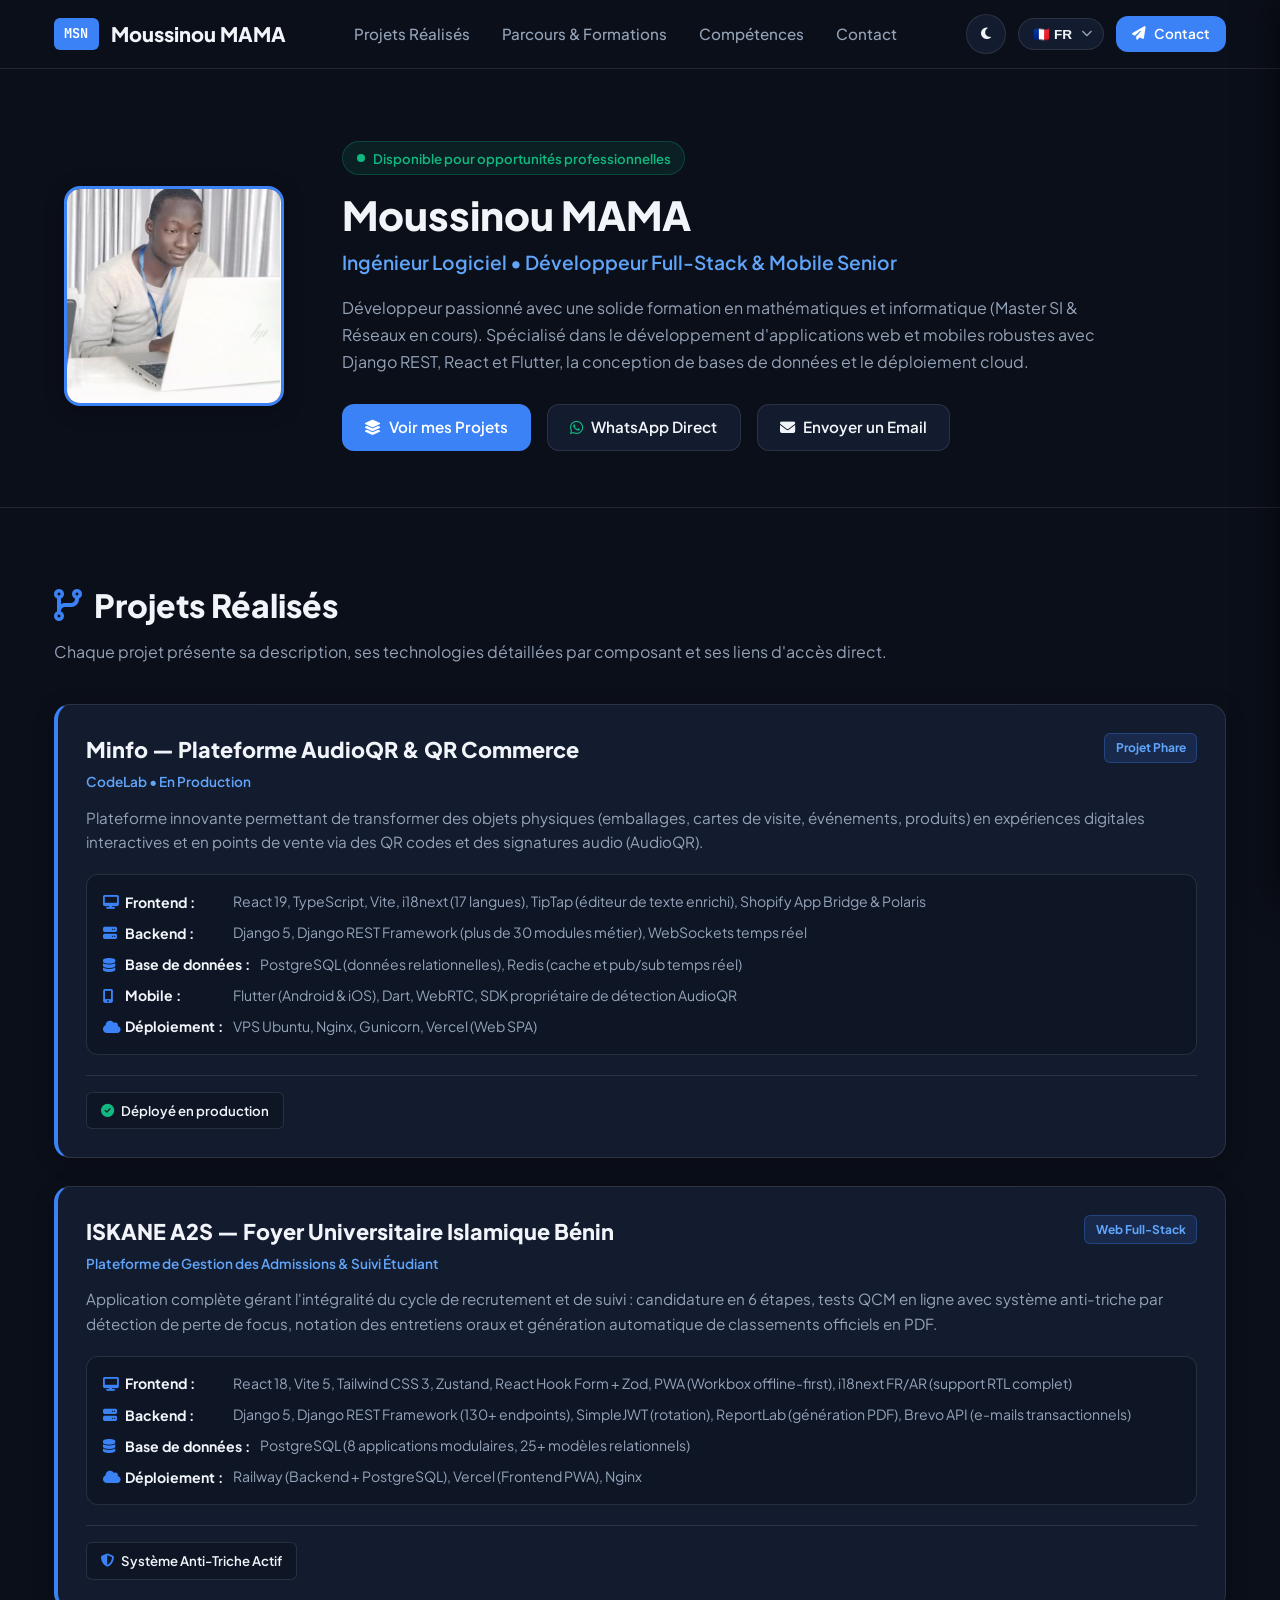
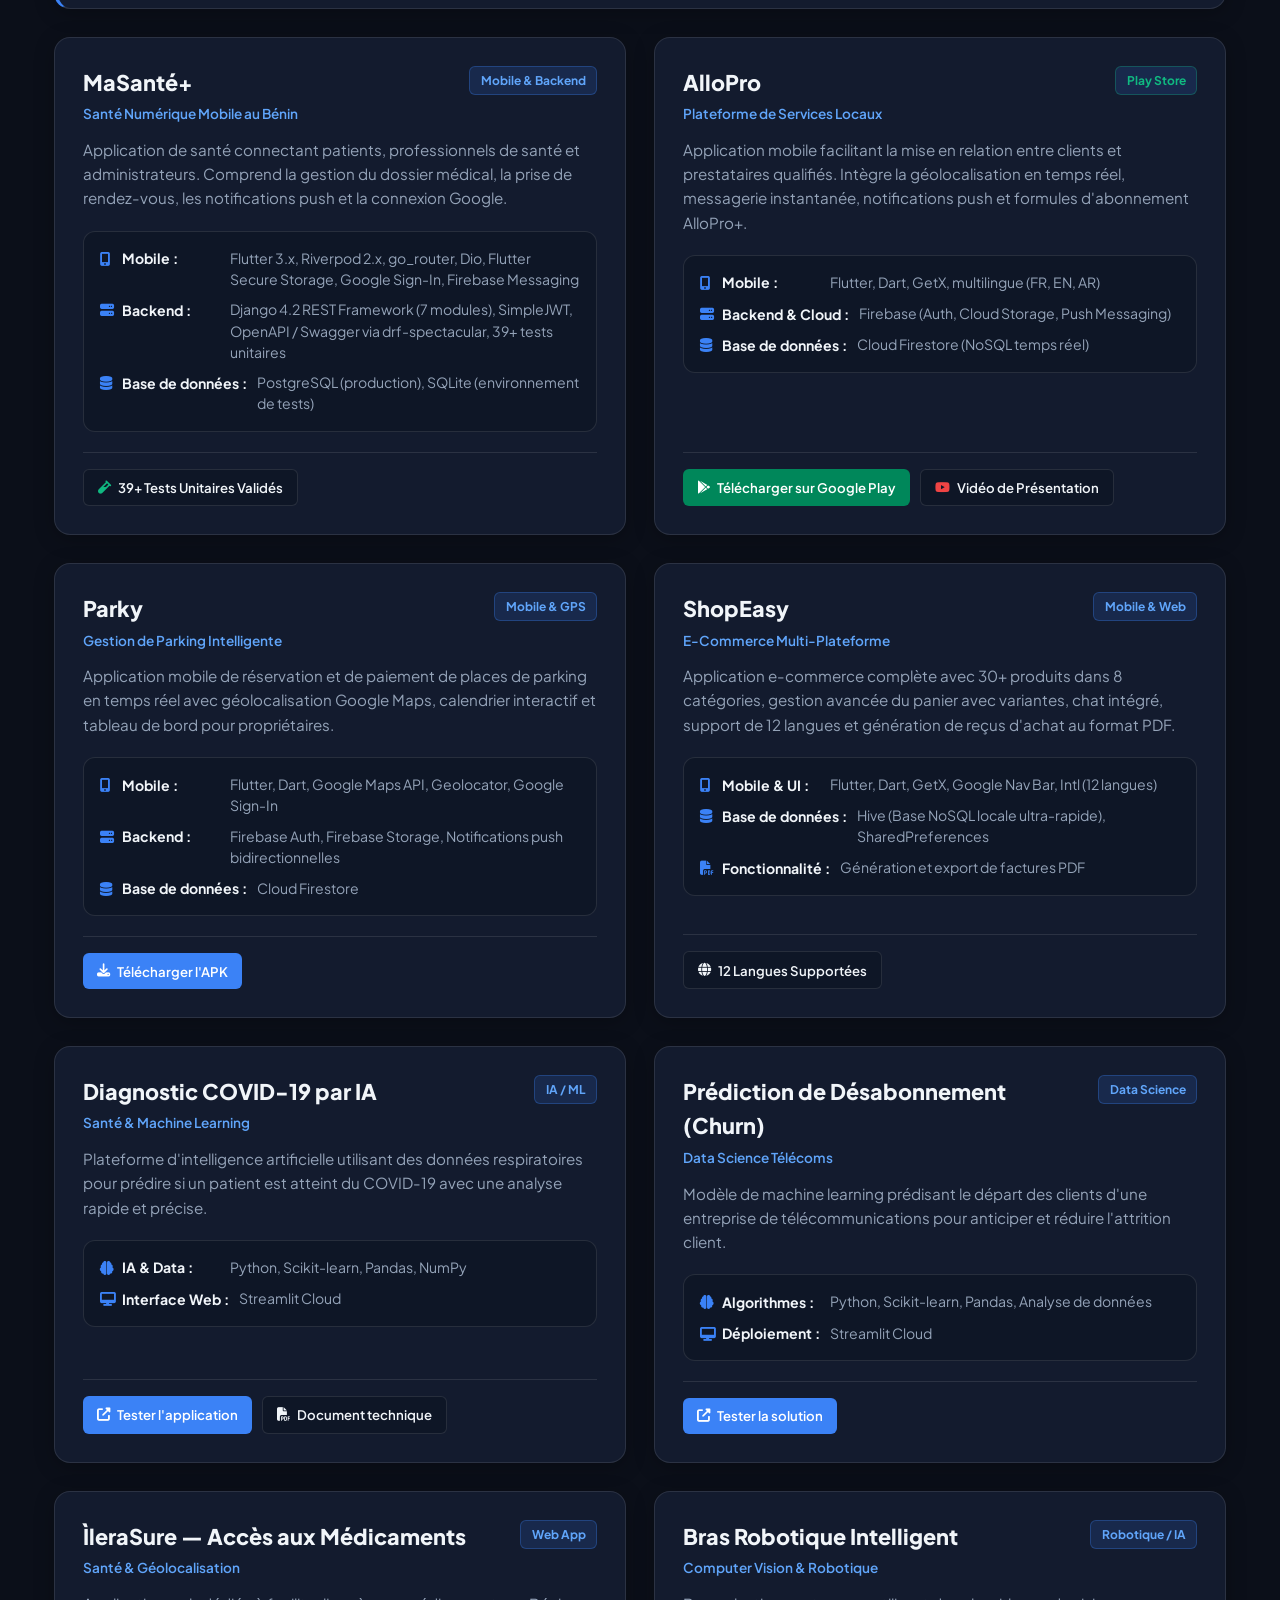
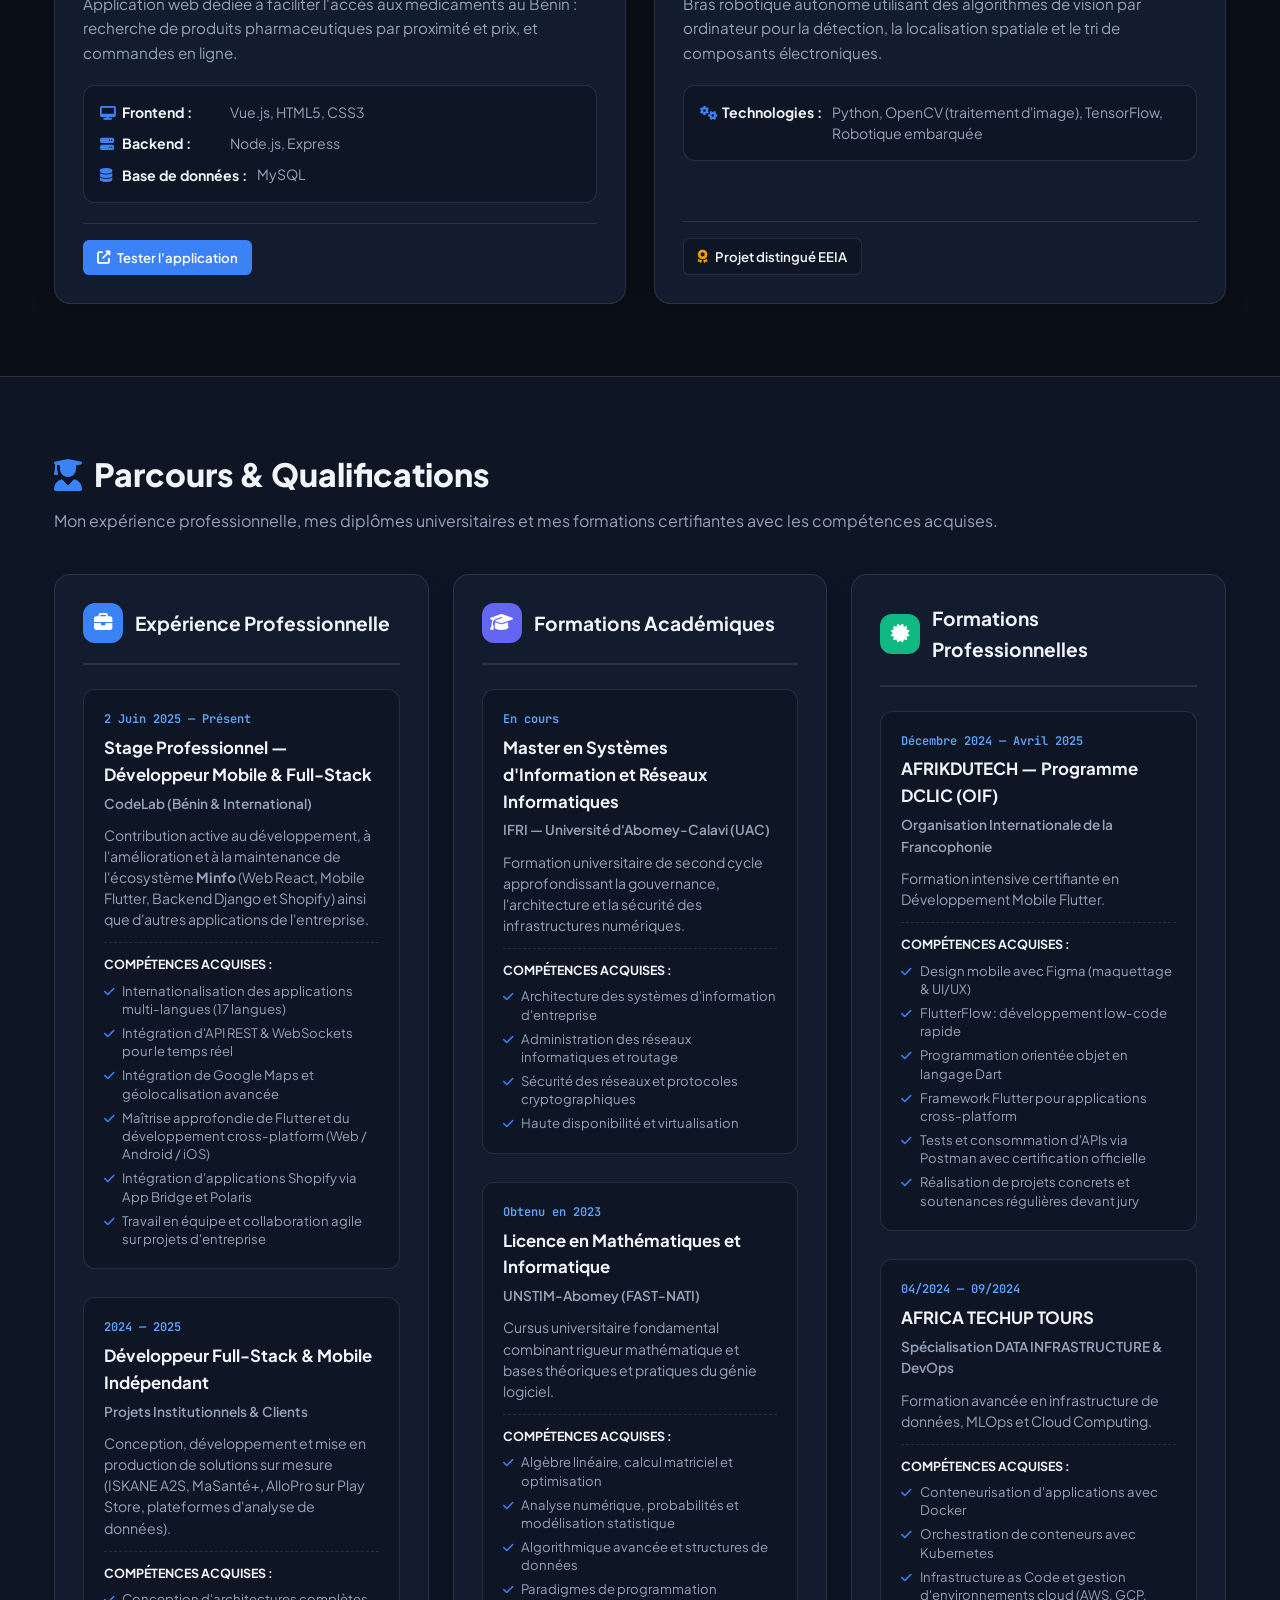
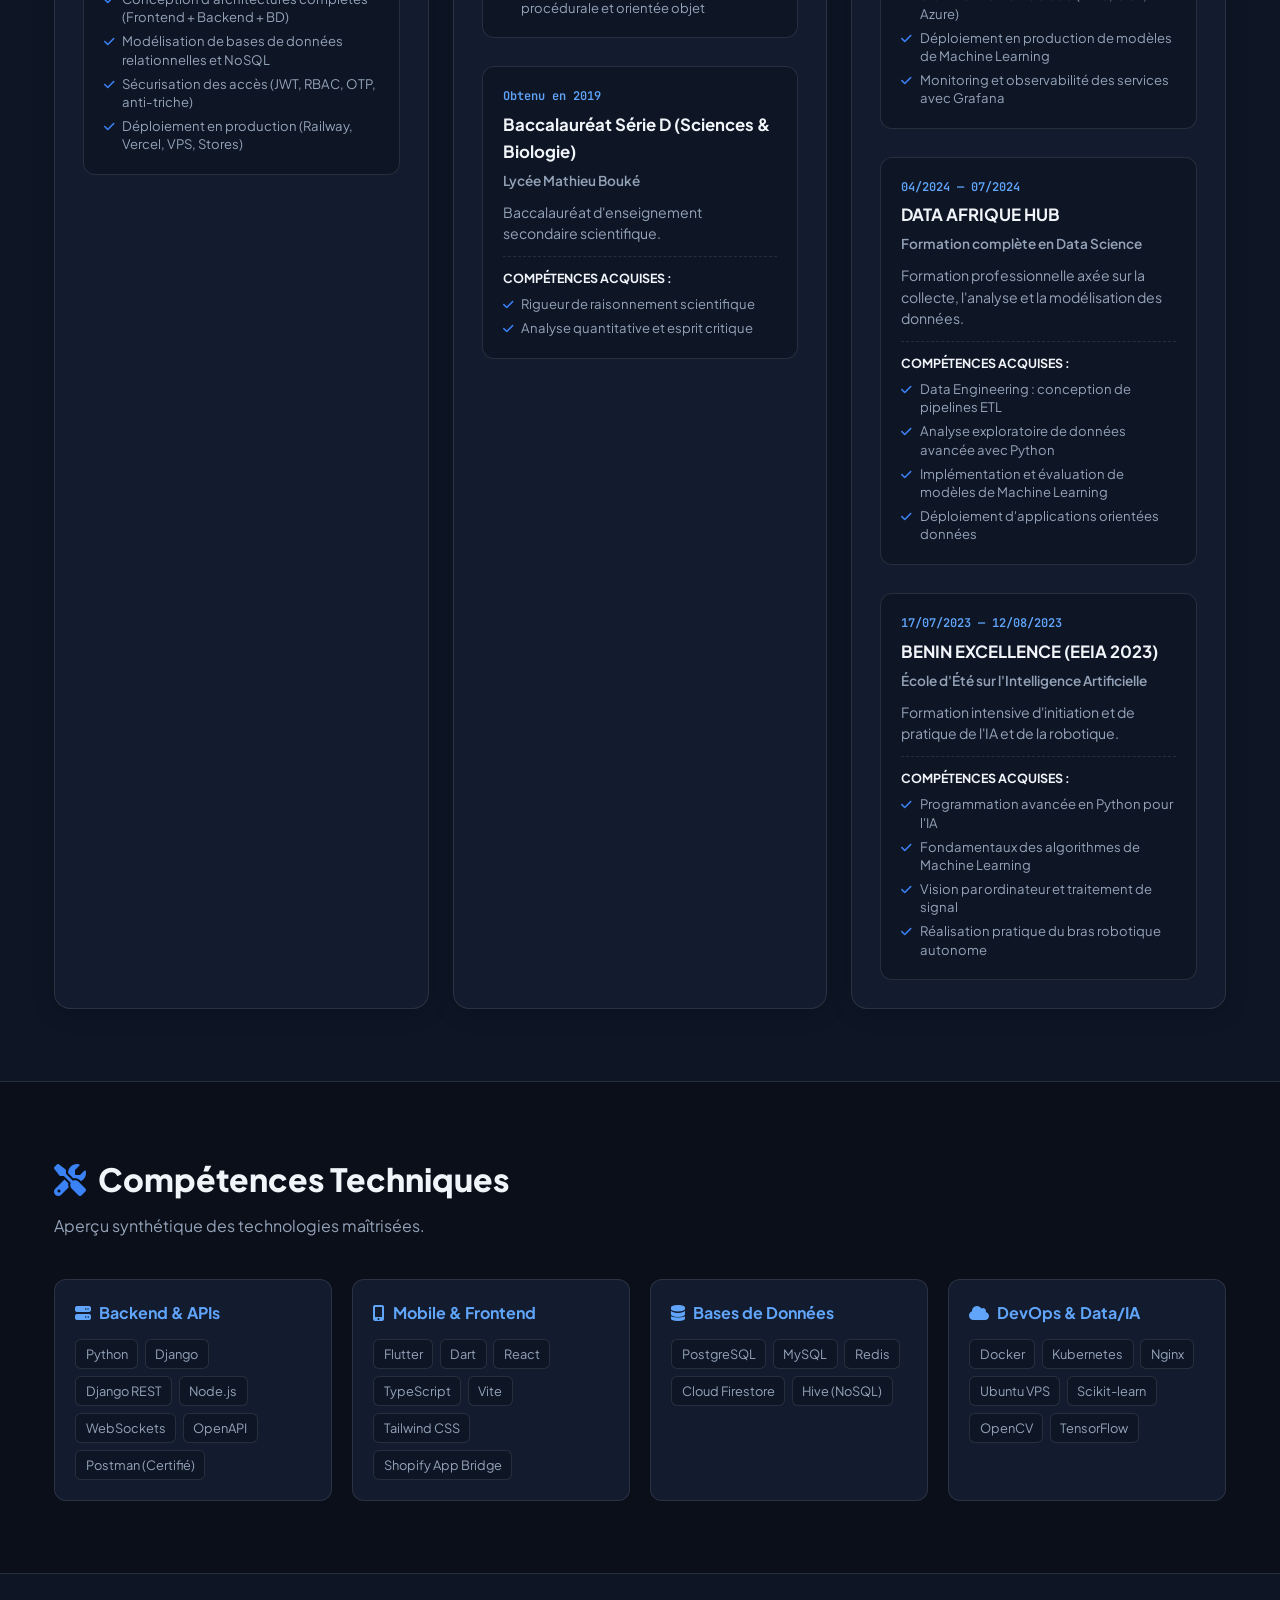
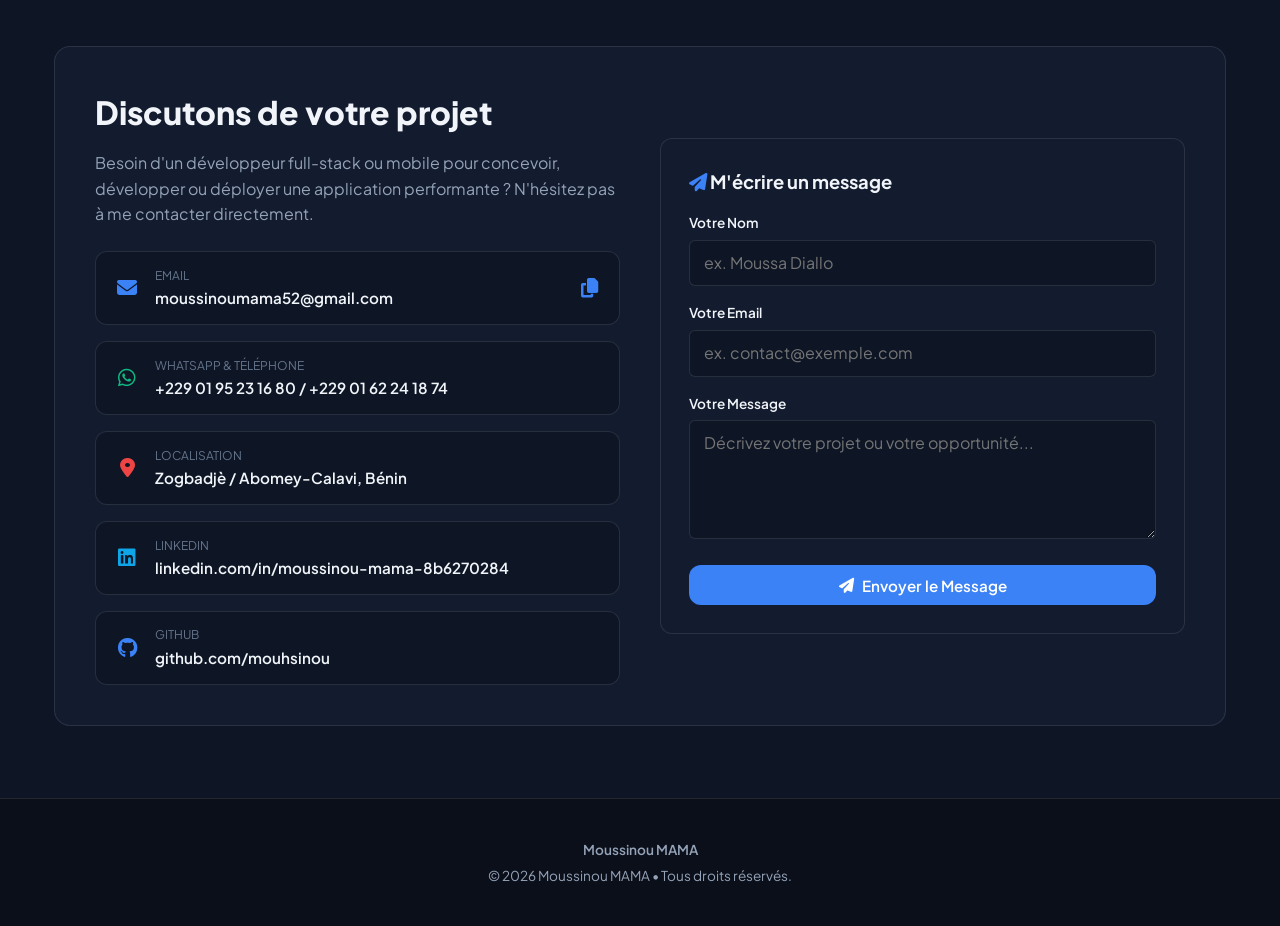
<file: index-fr.html>
<!DOCTYPE html>
<html lang="fr" data-theme="dark">
<head>
    <meta charset="UTF-8">
    <meta name="viewport" content="width=device-width, initial-scale=1.0">
    <title>Moussinou MAMA | Ingénieur Logiciel & Développeur Full-Stack / Mobile</title>
    <meta name="description" content="Portfolio de Moussinou MAMA — Développeur Senior Full-Stack & Mobile. Spécialiste Django REST, Flutter, React, bases de données et Cloud.">
    
    <!-- Fonts & Icons -->
    <link rel="stylesheet" href="https://cdnjs.cloudflare.com/ajax/libs/font-awesome/6.5.1/css/all.min.css">
    <link rel="stylesheet" href="styles.css">
</head>
<body>

    <!-- ================= En-tête de Navigation ================= -->
    <header class="header">
        <div class="container nav">
            <a href="#hero" class="nav-brand">
                <span class="brand-badge">MSN</span>
                <span>Moussinou MAMA</span>
            </a>

            <nav class="nav-menu">
                <a href="#projets" class="nav-link">Projets Réalisés</a>
                <a href="#parcours" class="nav-link">Parcours & Formations</a>
                <a href="#competences" class="nav-link">Compétences</a>
                <a href="#contact" class="nav-link">Contact</a>
            </nav>

            <div class="nav-actions">
                <button id="theme-toggle" class="action-btn" title="Changer le thème" aria-label="Basculer le thème">
                    <i id="theme-icon" class="fas fa-moon"></i>
                </button>

                <div class="lang-select-wrapper">
                    <select class="lang-select" onchange="handleLanguageChange(this)">
                        <option value="fr" selected>🇫🇷 FR</option>
                        <option value="en">🇺🇸 EN</option>
                        <option value="ar">🇸🇦 AR</option>
                    </select>
                    <i class="fas fa-chevron-down lang-arrow"></i>
                </div>

                <a href="#contact" class="btn btn-primary" style="padding: 0.45rem 1rem; font-size: 0.85rem;">
                    <i class="fas fa-paper-plane"></i> Contact
                </a>

                <button id="mobile-menu-btn" class="mobile-menu-btn" aria-label="Ouvrir le menu de navigation" aria-expanded="false">
                    <i class="fas fa-bars"></i>
                </button>
            </div>
        </div>
    </header>

    <!-- Tiroir de Navigation Mobile -->
    <div id="mobile-backdrop" class="mobile-backdrop"></div>
    <nav id="mobile-nav" class="mobile-nav" aria-label="Navigation Mobile">
        <div class="mobile-nav-top">
            <div class="mobile-nav-brand">
                <span class="brand-badge">MSN</span>
                <span>Moussinou MAMA</span>
            </div>
        </div>
        <div class="mobile-nav-links">
            <a href="#projets" class="mobile-nav-link"><i class="fas fa-code-branch"></i> Projets Réalisés</a>
            <a href="#parcours" class="mobile-nav-link"><i class="fas fa-user-graduate"></i> Parcours & Formations</a>
            <a href="#competences" class="mobile-nav-link"><i class="fas fa-tools"></i> Compétences</a>
            <a href="#contact" class="mobile-nav-link"><i class="fas fa-paper-plane"></i> Contact</a>
        </div>
        <div class="mobile-nav-footer">
            <a href="https://wa.me/22995231680" target="_blank" class="btn btn-secondary" style="justify-content: center;">
                <i class="fab fa-whatsapp" style="color: var(--success);"></i> WhatsApp Direct
            </a>
            <a href="#contact" class="btn btn-primary" style="justify-content: center;">
                <i class="fas fa-paper-plane"></i> Me Contacter
            </a>
        </div>
    </nav>

    <!-- ================= Section Hero ================= -->
    <section id="hero" class="hero">
        <div class="container hero-grid">
            <div class="hero-photo-wrapper">
                <img src="msn.png" alt="Moussinou MAMA" class="hero-photo">
            </div>

            <div class="hero-content">
                <div class="hero-status">
                    <span class="status-dot"></span>
                    <span>Disponible pour opportunités professionnelles</span>
                </div>

                <h1 class="hero-title">Moussinou MAMA</h1>
                <p class="hero-subtitle">Ingénieur Logiciel • Développeur Full-Stack & Mobile Senior</p>

                <p class="hero-desc">
                    Développeur passionné avec une solide formation en mathématiques et informatique (Master SI & Réseaux en cours). Spécialisé dans le développement d'applications web et mobiles robustes avec Django REST, React et Flutter, la conception de bases de données et le déploiement cloud.
                </p>

                <div class="hero-cta-row">
                    <a href="#projets" class="btn btn-primary">
                        <i class="fas fa-layer-group"></i> Voir mes Projets
                    </a>
                    <a href="https://wa.me/22995231680" target="_blank" class="btn btn-secondary">
                        <i class="fab fa-whatsapp" style="color: var(--success);"></i> WhatsApp Direct
                    </a>
                    <a href="mailto:moussinoumama52@gmail.com" class="btn btn-secondary">
                        <i class="fas fa-envelope"></i> Envoyer un Email
                    </a>
                </div>
            </div>
        </div>
    </section>

    <!-- ================= Section Projets ================= -->
    <section id="projets" class="section">
        <div class="container">
            <div class="section-head">
                <h2 class="section-title"><i class="fas fa-code-branch" style="color: var(--primary);"></i> Projets Réalisés</h2>
                <p class="section-subtitle">Chaque projet présente sa description, ses technologies détaillées par composant et ses liens d'accès direct.</p>
            </div>

            <div class="projects-grid">

                <!-- 1. Minfo (Projet Phare) -->
                <div class="project-card featured">
                    <div class="project-header-top">
                        <div>
                            <h3 class="project-title">Minfo — Plateforme AudioQR & QR Commerce</h3>
                            <span style="font-size: 0.85rem; color: var(--primary-light); font-weight: 600;">CodeLab • En Production</span>
                        </div>
                        <span class="project-badge">Projet Phare</span>
                    </div>

                    <p class="project-desc">
                        Plateforme innovante permettant de transformer des objets physiques (emballages, cartes de visite, événements, produits) en expériences digitales interactives et en points de vente via des QR codes et des signatures audio (AudioQR).
                    </p>

                    <div class="tech-breakdown">
                        <div class="tech-row">
                            <span class="tech-label"><i class="fas fa-desktop"></i> Frontend :</span>
                            <span class="tech-value">React 19, TypeScript, Vite, i18next (17 langues), TipTap (éditeur de texte enrichi), Shopify App Bridge & Polaris</span>
                        </div>
                        <div class="tech-row">
                            <span class="tech-label"><i class="fas fa-server"></i> Backend :</span>
                            <span class="tech-value">Django 5, Django REST Framework (plus de 30 modules métier), WebSockets temps réel</span>
                        </div>
                        <div class="tech-row">
                            <span class="tech-label"><i class="fas fa-database"></i> Base de données :</span>
                            <span class="tech-value">PostgreSQL (données relationnelles), Redis (cache et pub/sub temps réel)</span>
                        </div>
                        <div class="tech-row">
                            <span class="tech-label"><i class="fas fa-mobile-alt"></i> Mobile :</span>
                            <span class="tech-value">Flutter (Android & iOS), Dart, WebRTC, SDK propriétaire de détection AudioQR</span>
                        </div>
                        <div class="tech-row">
                            <span class="tech-label"><i class="fas fa-cloud"></i> Déploiement :</span>
                            <span class="tech-value">VPS Ubuntu, Nginx, Gunicorn, Vercel (Web SPA)</span>
                        </div>
                    </div>

                    <div class="project-actions">
                        <span class="link-btn link-btn-outline" style="cursor: default;"><i class="fas fa-check-circle" style="color: var(--success);"></i> Déployé en production</span>
                    </div>
                </div>

                <!-- 2. ISKANE A2S -->
                <div class="project-card featured">
                    <div class="project-header-top">
                        <div>
                            <h3 class="project-title">ISKANE A2S — Foyer Universitaire Islamique Bénin</h3>
                            <span style="font-size: 0.85rem; color: var(--primary-light); font-weight: 600;">Plateforme de Gestion des Admissions & Suivi Étudiant</span>
                        </div>
                        <span class="project-badge">Web Full-Stack</span>
                    </div>

                    <p class="project-desc">
                        Application complète gérant l'intégralité du cycle de recrutement et de suivi : candidature en 6 étapes, tests QCM en ligne avec système anti-triche par détection de perte de focus, notation des entretiens oraux et génération automatique de classements officiels en PDF.
                    </p>

                    <div class="tech-breakdown">
                        <div class="tech-row">
                            <span class="tech-label"><i class="fas fa-desktop"></i> Frontend :</span>
                            <span class="tech-value">React 18, Vite 5, Tailwind CSS 3, Zustand, React Hook Form + Zod, PWA (Workbox offline-first), i18next FR/AR (support RTL complet)</span>
                        </div>
                        <div class="tech-row">
                            <span class="tech-label"><i class="fas fa-server"></i> Backend :</span>
                            <span class="tech-value">Django 5, Django REST Framework (130+ endpoints), SimpleJWT (rotation), ReportLab (génération PDF), Brevo API (e-mails transactionnels)</span>
                        </div>
                        <div class="tech-row">
                            <span class="tech-label"><i class="fas fa-database"></i> Base de données :</span>
                            <span class="tech-value">PostgreSQL (8 applications modulaires, 25+ modèles relationnels)</span>
                        </div>
                        <div class="tech-row">
                            <span class="tech-label"><i class="fas fa-cloud"></i> Déploiement :</span>
                            <span class="tech-value">Railway (Backend + PostgreSQL), Vercel (Frontend PWA), Nginx</span>
                        </div>
                    </div>

                    <div class="project-actions">
                        <span class="link-btn link-btn-outline" style="cursor: default;"><i class="fas fa-shield-alt" style="color: var(--primary);"></i> Système Anti-Triche Actif</span>
                    </div>
                </div>

                <!-- 3. MaSanté+ -->
                <div class="project-card">
                    <div class="project-header-top">
                        <div>
                            <h3 class="project-title">MaSanté+</h3>
                            <span style="font-size: 0.85rem; color: var(--primary-light); font-weight: 600;">Santé Numérique Mobile au Bénin</span>
                        </div>
                        <span class="project-badge">Mobile & Backend</span>
                    </div>

                    <p class="project-desc">
                        Application de santé connectant patients, professionnels de santé et administrateurs. Comprend la gestion du dossier médical, la prise de rendez-vous, les notifications push et la connexion Google.
                    </p>

                    <div class="tech-breakdown">
                        <div class="tech-row">
                            <span class="tech-label"><i class="fas fa-mobile-alt"></i> Mobile :</span>
                            <span class="tech-value">Flutter 3.x, Riverpod 2.x, go_router, Dio, Flutter Secure Storage, Google Sign-In, Firebase Messaging</span>
                        </div>
                        <div class="tech-row">
                            <span class="tech-label"><i class="fas fa-server"></i> Backend :</span>
                            <span class="tech-value">Django 4.2 REST Framework (7 modules), SimpleJWT, OpenAPI / Swagger via drf-spectacular, 39+ tests unitaires</span>
                        </div>
                        <div class="tech-row">
                            <span class="tech-label"><i class="fas fa-database"></i> Base de données :</span>
                            <span class="tech-value">PostgreSQL (production), SQLite (environnement de tests)</span>
                        </div>
                    </div>

                    <div class="project-actions">
                        <span class="link-btn link-btn-outline" style="cursor: default;"><i class="fas fa-vial" style="color: var(--success);"></i> 39+ Tests Unitaires Validés</span>
                    </div>
                </div>

                <!-- 4. AlloPro -->
                <div class="project-card">
                    <div class="project-header-top">
                        <div>
                            <h3 class="project-title">AlloPro</h3>
                            <span style="font-size: 0.85rem; color: var(--primary-light); font-weight: 600;">Plateforme de Services Locaux</span>
                        </div>
                        <span class="project-badge" style="color: var(--success); border-color: rgba(16, 185, 129, 0.3);">Play Store</span>
                    </div>

                    <p class="project-desc">
                        Application mobile facilitant la mise en relation entre clients et prestataires qualifiés. Intègre la géolocalisation en temps réel, messagerie instantanée, notifications push et formules d'abonnement AlloPro+.
                    </p>

                    <div class="tech-breakdown">
                        <div class="tech-row">
                            <span class="tech-label"><i class="fas fa-mobile-alt"></i> Mobile :</span>
                            <span class="tech-value">Flutter, Dart, GetX, multilingue (FR, EN, AR)</span>
                        </div>
                        <div class="tech-row">
                            <span class="tech-label"><i class="fas fa-server"></i> Backend & Cloud :</span>
                            <span class="tech-value">Firebase (Auth, Cloud Storage, Push Messaging)</span>
                        </div>
                        <div class="tech-row">
                            <span class="tech-label"><i class="fas fa-database"></i> Base de données :</span>
                            <span class="tech-value">Cloud Firestore (NoSQL temps réel)</span>
                        </div>
                    </div>

                    <div class="project-actions">
                        <a href="https://play.google.com/store/apps/details?id=com.allopro.allopro" target="_blank" class="link-btn link-btn-store">
                            <i class="fab fa-google-play"></i> Télécharger sur Google Play
                        </a>
                        <a href="https://youtu.be/XSc0m07hXcM?si=pplgiT2FSJfK-_qj" target="_blank" class="link-btn link-btn-outline">
                            <i class="fab fa-youtube" style="color: #ef4444;"></i> Vidéo de Présentation
                        </a>
                    </div>
                </div>

                <!-- 5. Parky -->
                <div class="project-card">
                    <div class="project-header-top">
                        <div>
                            <h3 class="project-title">Parky</h3>
                            <span style="font-size: 0.85rem; color: var(--primary-light); font-weight: 600;">Gestion de Parking Intelligente</span>
                        </div>
                        <span class="project-badge">Mobile & GPS</span>
                    </div>

                    <p class="project-desc">
                        Application mobile de réservation et de paiement de places de parking en temps réel avec géolocalisation Google Maps, calendrier interactif et tableau de bord pour propriétaires.
                    </p>

                    <div class="tech-breakdown">
                        <div class="tech-row">
                            <span class="tech-label"><i class="fas fa-mobile-alt"></i> Mobile :</span>
                            <span class="tech-value">Flutter, Dart, Google Maps API, Geolocator, Google Sign-In</span>
                        </div>
                        <div class="tech-row">
                            <span class="tech-label"><i class="fas fa-server"></i> Backend :</span>
                            <span class="tech-value">Firebase Auth, Firebase Storage, Notifications push bidirectionnelles</span>
                        </div>
                        <div class="tech-row">
                            <span class="tech-label"><i class="fas fa-database"></i> Base de données :</span>
                            <span class="tech-value">Cloud Firestore</span>
                        </div>
                    </div>

                    <div class="project-actions">
                        <a href="https://drive.google.com/file/d/1ZduVRKx2NIhzlLoLQtLeKL4T0wroVE0w/view?usp=sharing" target="_blank" class="link-btn link-btn-primary">
                            <i class="fas fa-download"></i> Télécharger l'APK
                        </a>
                    </div>
                </div>

                <!-- 6. ShopEasy -->
                <div class="project-card">
                    <div class="project-header-top">
                        <div>
                            <h3 class="project-title">ShopEasy</h3>
                            <span style="font-size: 0.85rem; color: var(--primary-light); font-weight: 600;">E-Commerce Multi-Plateforme</span>
                        </div>
                        <span class="project-badge">Mobile & Web</span>
                    </div>

                    <p class="project-desc">
                        Application e-commerce complète avec 30+ produits dans 8 catégories, gestion avancée du panier avec variantes, chat intégré, support de 12 langues et génération de reçus d'achat au format PDF.
                    </p>

                    <div class="tech-breakdown">
                        <div class="tech-row">
                            <span class="tech-label"><i class="fas fa-mobile-alt"></i> Mobile & UI :</span>
                            <span class="tech-value">Flutter, Dart, GetX, Google Nav Bar, Intl (12 langues)</span>
                        </div>
                        <div class="tech-row">
                            <span class="tech-label"><i class="fas fa-database"></i> Base de données :</span>
                            <span class="tech-value">Hive (Base NoSQL locale ultra-rapide), SharedPreferences</span>
                        </div>
                        <div class="tech-row">
                            <span class="tech-label"><i class="fas fa-file-pdf"></i> Fonctionnalité :</span>
                            <span class="tech-value">Génération et export de factures PDF</span>
                        </div>
                    </div>

                    <div class="project-actions">
                        <span class="link-btn link-btn-outline" style="cursor: default;"><i class="fas fa-globe"></i> 12 Langues Supportées</span>
                    </div>
                </div>

                <!-- 7. Plateforme IA COVID-19 -->
                <div class="project-card">
                    <div class="project-header-top">
                        <div>
                            <h3 class="project-title">Diagnostic COVID-19 par IA</h3>
                            <span style="font-size: 0.85rem; color: var(--primary-light); font-weight: 600;">Santé & Machine Learning</span>
                        </div>
                        <span class="project-badge">IA / ML</span>
                    </div>

                    <p class="project-desc">
                        Plateforme d'intelligence artificielle utilisant des données respiratoires pour prédire si un patient est atteint du COVID-19 avec une analyse rapide et précise.
                    </p>

                    <div class="tech-breakdown">
                        <div class="tech-row">
                            <span class="tech-label"><i class="fas fa-brain"></i> IA & Data :</span>
                            <span class="tech-value">Python, Scikit-learn, Pandas, NumPy</span>
                        </div>
                        <div class="tech-row">
                            <span class="tech-label"><i class="fas fa-desktop"></i> Interface Web :</span>
                            <span class="tech-value">Streamlit Cloud</span>
                        </div>
                    </div>

                    <div class="project-actions">
                        <a href="https://moussinou-covid-diagnostics.streamlit.app/" target="_blank" class="link-btn link-btn-primary">
                            <i class="fas fa-external-link-alt"></i> Tester l'application
                        </a>
                        <a href="https://drive.google.com/file/d/1jl1MJON2KpFDIaJZsnYck7PHzKHaN5Uv/view?usp=sharing" target="_blank" class="link-btn link-btn-outline">
                            <i class="fas fa-file-pdf"></i> Document technique
                        </a>
                    </div>
                </div>

                <!-- 8. Churn Prediction -->
                <div class="project-card">
                    <div class="project-header-top">
                        <div>
                            <h3 class="project-title">Prédiction de Désabonnement (Churn)</h3>
                            <span style="font-size: 0.85rem; color: var(--primary-light); font-weight: 600;">Data Science Télécoms</span>
                        </div>
                        <span class="project-badge">Data Science</span>
                    </div>

                    <p class="project-desc">
                        Modèle de machine learning prédisant le départ des clients d'une entreprise de télécommunications pour anticiper et réduire l'attrition client.
                    </p>

                    <div class="tech-breakdown">
                        <div class="tech-row">
                            <span class="tech-label"><i class="fas fa-brain"></i> Algorithmes :</span>
                            <span class="tech-value">Python, Scikit-learn, Pandas, Analyse de données</span>
                        </div>
                        <div class="tech-row">
                            <span class="tech-label"><i class="fas fa-desktop"></i> Déploiement :</span>
                            <span class="tech-value">Streamlit Cloud</span>
                        </div>
                    </div>

                    <div class="project-actions">
                        <a href="https://moussinouchurnpredict.streamlit.app/" target="_blank" class="link-btn link-btn-primary">
                            <i class="fas fa-external-link-alt"></i> Tester la solution
                        </a>
                    </div>
                </div>

                <!-- 9. ÌleraSure -->
                <div class="project-card">
                    <div class="project-header-top">
                        <div>
                            <h3 class="project-title">ÌleraSure — Accès aux Médicaments</h3>
                            <span style="font-size: 0.85rem; color: var(--primary-light); font-weight: 600;">Santé & Géolocalisation</span>
                        </div>
                        <span class="project-badge">Web App</span>
                    </div>

                    <p class="project-desc">
                        Application web dédiée à faciliter l'accès aux médicaments au Bénin : recherche de produits pharmaceutiques par proximité et prix, et commandes en ligne.
                    </p>

                    <div class="tech-breakdown">
                        <div class="tech-row">
                            <span class="tech-label"><i class="fas fa-desktop"></i> Frontend :</span>
                            <span class="tech-value">Vue.js, HTML5, CSS3</span>
                        </div>
                        <div class="tech-row">
                            <span class="tech-label"><i class="fas fa-server"></i> Backend :</span>
                            <span class="tech-value">Node.js, Express</span>
                        </div>
                        <div class="tech-row">
                            <span class="tech-label"><i class="fas fa-database"></i> Base de données :</span>
                            <span class="tech-value">MySQL</span>
                        </div>
                    </div>

                    <div class="project-actions">
                        <a href="https://blue-worm-998583.hostingersite.com/" target="_blank" class="link-btn link-btn-primary">
                            <i class="fas fa-external-link-alt"></i> Tester l'application
                        </a>
                    </div>
                </div>

                <!-- 10. Bras Robotique Intelligent -->
                <div class="project-card">
                    <div class="project-header-top">
                        <div>
                            <h3 class="project-title">Bras Robotique Intelligent</h3>
                            <span style="font-size: 0.85rem; color: var(--primary-light); font-weight: 600;">Computer Vision & Robotique</span>
                        </div>
                        <span class="project-badge">Robotique / IA</span>
                    </div>

                    <p class="project-desc">
                        Bras robotique autonome utilisant des algorithmes de vision par ordinateur pour la détection, la localisation spatiale et le tri de composants électroniques.
                    </p>

                    <div class="tech-breakdown">
                        <div class="tech-row">
                            <span class="tech-label"><i class="fas fa-cogs"></i> Technologies :</span>
                            <span class="tech-value">Python, OpenCV (traitement d'image), TensorFlow, Robotique embarquée</span>
                        </div>
                    </div>

                    <div class="project-actions">
                        <span class="link-btn link-btn-outline" style="cursor: default;"><i class="fas fa-award" style="color: var(--warning);"></i> Projet distingué EEIA</span>
                    </div>
                </div>

            </div>
        </div>
    </section>

    <!-- ================= PARCOURS EN 3 SECTIONS ALIGNÉES ================= -->
    <section id="parcours" class="section" style="background: var(--bg-alt); border-top: 1px solid var(--border); border-bottom: 1px solid var(--border);">
        <div class="container">
            <div class="section-head">
                <h2 class="section-title"><i class="fas fa-user-graduate" style="color: var(--primary);"></i> Parcours & Qualifications</h2>
                <p class="section-subtitle">Mon expérience professionnelle, mes diplômes universitaires et mes formations certifiantes avec les compétences acquises.</p>
            </div>

            <div class="parcours-container">

                <!-- 1. EXPÉRIENCE PROFESSIONNELLE -->
                <div class="parcours-column">
                    <div class="parcours-col-header">
                        <div class="col-icon icon-blue"><i class="fas fa-briefcase"></i></div>
                        <h3>Expérience Professionnelle</h3>
                    </div>

                    <div class="parcours-items">
                        <div class="item-card">
                            <div class="item-date">2 Juin 2025 — Présent</div>
                            <h4 class="item-title">Stage Professionnel — Développeur Mobile & Full-Stack</h4>
                            <div class="item-place">CodeLab (Bénin & International)</div>
                            <p class="item-desc">
                                Contribution active au développement, à l'amélioration et à la maintenance de l'écosystème <strong>Minfo</strong> (Web React, Mobile Flutter, Backend Django et Shopify) ainsi que d'autres applications de l'entreprise.
                            </p>
                            <div class="skills-box">
                                <div class="skills-box-title">Compétences acquises :</div>
                                <ul class="skills-list">
                                    <li><i class="fas fa-check"></i> Internationalisation des applications multi-langues (17 langues)</li>
                                    <li><i class="fas fa-check"></i> Intégration d'API REST & WebSockets pour le temps réel</li>
                                    <li><i class="fas fa-check"></i> Intégration de Google Maps et géolocalisation avancée</li>
                                    <li><i class="fas fa-check"></i> Maîtrise approfondie de Flutter et du développement cross-platform (Web / Android / iOS)</li>
                                    <li><i class="fas fa-check"></i> Intégration d'applications Shopify via App Bridge et Polaris</li>
                                    <li><i class="fas fa-check"></i> Travail en équipe et collaboration agile sur projets d'entreprise</li>
                                </ul>
                            </div>
                        </div>

                        <div class="item-card">
                            <div class="item-date">2024 — 2025</div>
                            <h4 class="item-title">Développeur Full-Stack & Mobile Indépendant</h4>
                            <div class="item-place">Projets Institutionnels & Clients</div>
                            <p class="item-desc">
                                Conception, développement et mise en production de solutions sur mesure (ISKANE A2S, MaSanté+, AlloPro sur Play Store, plateformes d'analyse de données).
                            </p>
                            <div class="skills-box">
                                <div class="skills-box-title">Compétences acquises :</div>
                                <ul class="skills-list">
                                    <li><i class="fas fa-check"></i> Conception d'architectures complètes (Frontend + Backend + BD)</li>
                                    <li><i class="fas fa-check"></i> Modélisation de bases de données relationnelles et NoSQL</li>
                                    <li><i class="fas fa-check"></i> Sécurisation des accès (JWT, RBAC, OTP, anti-triche)</li>
                                    <li><i class="fas fa-check"></i> Déploiement en production (Railway, Vercel, VPS, Stores)</li>
                                </ul>
                            </div>
                        </div>
                    </div>
                </div>

                <!-- 2. FORMATIONS ACADÉMIQUES -->
                <div class="parcours-column">
                    <div class="parcours-col-header">
                        <div class="col-icon icon-indigo"><i class="fas fa-graduation-cap"></i></div>
                        <h3>Formations Académiques</h3>
                    </div>

                    <div class="parcours-items">
                        <div class="item-card">
                            <div class="item-date">En cours</div>
                            <h4 class="item-title">Master en Systèmes d'Information et Réseaux Informatiques</h4>
                            <div class="item-place">IFRI — Université d'Abomey-Calavi (UAC)</div>
                            <p class="item-desc">
                                Formation universitaire de second cycle approfondissant la gouvernance, l'architecture et la sécurité des infrastructures numériques.
                            </p>
                            <div class="skills-box">
                                <div class="skills-box-title">Compétences acquises :</div>
                                <ul class="skills-list">
                                    <li><i class="fas fa-check"></i> Architecture des systèmes d'information d'entreprise</li>
                                    <li><i class="fas fa-check"></i> Administration des réseaux informatiques et routage</li>
                                    <li><i class="fas fa-check"></i> Sécurité des réseaux et protocoles cryptographiques</li>
                                    <li><i class="fas fa-check"></i> Haute disponibilité et virtualisation</li>
                                </ul>
                            </div>
                        </div>

                        <div class="item-card">
                            <div class="item-date">Obtenu en 2023</div>
                            <h4 class="item-title">Licence en Mathématiques et Informatique</h4>
                            <div class="item-place">UNSTIM-Abomey (FAST-NATI)</div>
                            <p class="item-desc">
                                Cursus universitaire fondamental combinant rigueur mathématique et bases théoriques et pratiques du génie logiciel.
                            </p>
                            <div class="skills-box">
                                <div class="skills-box-title">Compétences acquises :</div>
                                <ul class="skills-list">
                                    <li><i class="fas fa-check"></i> Algèbre linéaire, calcul matriciel et optimisation</li>
                                    <li><i class="fas fa-check"></i> Analyse numérique, probabilités et modélisation statistique</li>
                                    <li><i class="fas fa-check"></i> Algorithmique avancée et structures de données</li>
                                    <li><i class="fas fa-check"></i> Paradigmes de programmation procédurale et orientée objet</li>
                                </ul>
                            </div>
                        </div>

                        <div class="item-card">
                            <div class="item-date">Obtenu en 2019</div>
                            <h4 class="item-title">Baccalauréat Série D (Sciences & Biologie)</h4>
                            <div class="item-place">Lycée Mathieu Bouké</div>
                            <p class="item-desc">
                                Baccalauréat d'enseignement secondaire scientifique.
                            </p>
                            <div class="skills-box">
                                <div class="skills-box-title">Compétences acquises :</div>
                                <ul class="skills-list">
                                    <li><i class="fas fa-check"></i> Rigueur de raisonnement scientifique</li>
                                    <li><i class="fas fa-check"></i> Analyse quantitative et esprit critique</li>
                                </ul>
                            </div>
                        </div>
                    </div>
                </div>

                <!-- 3. FORMATIONS PROFESSIONNELLES & CERTIFIANTES -->
                <div class="parcours-column">
                    <div class="parcours-col-header">
                        <div class="col-icon icon-emerald"><i class="fas fa-certificate"></i></div>
                        <h3>Formations Professionnelles</h3>
                    </div>

                    <div class="parcours-items">
                        <div class="item-card">
                            <div class="item-date">Décembre 2024 — Avril 2025</div>
                            <h4 class="item-title">AFRIKDUTECH — Programme DCLIC (OIF)</h4>
                            <div class="item-place">Organisation Internationale de la Francophonie</div>
                            <p class="item-desc">
                                Formation intensive certifiante en Développement Mobile Flutter.
                            </p>
                            <div class="skills-box">
                                <div class="skills-box-title">Compétences acquises :</div>
                                <ul class="skills-list">
                                    <li><i class="fas fa-check"></i> Design mobile avec Figma (maquettage & UI/UX)</li>
                                    <li><i class="fas fa-check"></i> FlutterFlow : développement low-code rapide</li>
                                    <li><i class="fas fa-check"></i> Programmation orientée objet en langage Dart</li>
                                    <li><i class="fas fa-check"></i> Framework Flutter pour applications cross-platform</li>
                                    <li><i class="fas fa-check"></i> Tests et consommation d'APIs via Postman avec certification officielle</li>
                                    <li><i class="fas fa-check"></i> Réalisation de projets concrets et soutenances régulières devant jury</li>
                                </ul>
                            </div>
                        </div>

                        <div class="item-card">
                            <div class="item-date">04/2024 — 09/2024</div>
                            <h4 class="item-title">AFRICA TECHUP TOURS</h4>
                            <div class="item-place">Spécialisation DATA INFRASTRUCTURE & DevOps</div>
                            <p class="item-desc">
                                Formation avancée en infrastructure de données, MLOps et Cloud Computing.
                            </p>
                            <div class="skills-box">
                                <div class="skills-box-title">Compétences acquises :</div>
                                <ul class="skills-list">
                                    <li><i class="fas fa-check"></i> Conteneurisation d'applications avec Docker</li>
                                    <li><i class="fas fa-check"></i> Orchestration de conteneurs avec Kubernetes</li>
                                    <li><i class="fas fa-check"></i> Infrastructure as Code et gestion d'environnements cloud (AWS, GCP, Azure)</li>
                                    <li><i class="fas fa-check"></i> Déploiement en production de modèles de Machine Learning</li>
                                    <li><i class="fas fa-check"></i> Monitoring et observabilité des services avec Grafana</li>
                                </ul>
                            </div>
                        </div>

                        <div class="item-card">
                            <div class="item-date">04/2024 — 07/2024</div>
                            <h4 class="item-title">DATA AFRIQUE HUB</h4>
                            <div class="item-place">Formation complète en Data Science</div>
                            <p class="item-desc">
                                Formation professionnelle axée sur la collecte, l'analyse et la modélisation des données.
                            </p>
                            <div class="skills-box">
                                <div class="skills-box-title">Compétences acquises :</div>
                                <ul class="skills-list">
                                    <li><i class="fas fa-check"></i> Data Engineering : conception de pipelines ETL</li>
                                    <li><i class="fas fa-check"></i> Analyse exploratoire de données avancée avec Python</li>
                                    <li><i class="fas fa-check"></i> Implémentation et évaluation de modèles de Machine Learning</li>
                                    <li><i class="fas fa-check"></i> Déploiement d'applications orientées données</li>
                                </ul>
                            </div>
                        </div>

                        <div class="item-card">
                            <div class="item-date">17/07/2023 — 12/08/2023</div>
                            <h4 class="item-title">BENIN EXCELLENCE (EEIA 2023)</h4>
                            <div class="item-place">École d'Été sur l'Intelligence Artificielle</div>
                            <p class="item-desc">
                                Formation intensive d'initiation et de pratique de l'IA et de la robotique.
                            </p>
                            <div class="skills-box">
                                <div class="skills-box-title">Compétences acquises :</div>
                                <ul class="skills-list">
                                    <li><i class="fas fa-check"></i> Programmation avancée en Python pour l'IA</li>
                                    <li><i class="fas fa-check"></i> Fondamentaux des algorithmes de Machine Learning</li>
                                    <li><i class="fas fa-check"></i> Vision par ordinateur et traitement de signal</li>
                                    <li><i class="fas fa-check"></i> Réalisation pratique du bras robotique autonome</li>
                                </ul>
                            </div>
                        </div>
                    </div>
                </div>

            </div>
        </div>
    </section>

    <!-- ================= Section Compétences ================= -->
    <section id="competences" class="section">
        <div class="container">
            <div class="section-head">
                <h2 class="section-title"><i class="fas fa-tools" style="color: var(--primary);"></i> Compétences Techniques</h2>
                <p class="section-subtitle">Aperçu synthétique des technologies maîtrisées.</p>
            </div>

            <div class="skills-grid">
                <div class="skill-box">
                    <h4><i class="fas fa-server"></i> Backend & APIs</h4>
                    <div class="skill-tags">
                        <span class="skill-tag">Python</span>
                        <span class="skill-tag">Django</span>
                        <span class="skill-tag">Django REST</span>
                        <span class="skill-tag">Node.js</span>
                        <span class="skill-tag">WebSockets</span>
                        <span class="skill-tag">OpenAPI</span>
                        <span class="skill-tag">Postman (Certifié)</span>
                    </div>
                </div>

                <div class="skill-box">
                    <h4><i class="fas fa-mobile-alt"></i> Mobile & Frontend</h4>
                    <div class="skill-tags">
                        <span class="skill-tag">Flutter</span>
                        <span class="skill-tag">Dart</span>
                        <span class="skill-tag">React</span>
                        <span class="skill-tag">TypeScript</span>
                        <span class="skill-tag">Vite</span>
                        <span class="skill-tag">Tailwind CSS</span>
                        <span class="skill-tag">Shopify App Bridge</span>
                    </div>
                </div>

                <div class="skill-box">
                    <h4><i class="fas fa-database"></i> Bases de Données</h4>
                    <div class="skill-tags">
                        <span class="skill-tag">PostgreSQL</span>
                        <span class="skill-tag">MySQL</span>
                        <span class="skill-tag">Redis</span>
                        <span class="skill-tag">Cloud Firestore</span>
                        <span class="skill-tag">Hive (NoSQL)</span>
                    </div>
                </div>

                <div class="skill-box">
                    <h4><i class="fas fa-cloud"></i> DevOps & Data/IA</h4>
                    <div class="skill-tags">
                        <span class="skill-tag">Docker</span>
                        <span class="skill-tag">Kubernetes</span>
                        <span class="skill-tag">Nginx</span>
                        <span class="skill-tag">Ubuntu VPS</span>
                        <span class="skill-tag">Scikit-learn</span>
                        <span class="skill-tag">OpenCV</span>
                        <span class="skill-tag">TensorFlow</span>
                    </div>
                </div>
            </div>
        </div>
    </section>

    <!-- ================= Section Contact ================= -->
    <section id="contact" class="section" style="background: var(--bg-alt); border-top: 1px solid var(--border);">
        <div class="container">
            <div class="contact-container">
                <div>
                    <h2 class="section-title" style="margin-bottom: 0.75rem;">Discutons de votre projet</h2>
                    <p class="section-subtitle">
                        Besoin d'un développeur full-stack ou mobile pour concevoir, développer ou déployer une application performante ? N'hésitez pas à me contacter directement.
                    </p>

                    <div class="contact-info-list">
                        <div class="contact-item">
                            <i class="fas fa-envelope"></i>
                            <div class="contact-item-text">
                                <span>Email</span>
                                <a href="mailto:moussinoumama52@gmail.com">moussinoumama52@gmail.com</a>
                            </div>
                            <i onclick="copyToClipboard('moussinoumama52@gmail.com', this)" class="fas fa-copy copy-icon" title="Copier l'email"></i>
                        </div>

                        <div class="contact-item">
                            <i class="fab fa-whatsapp" style="color: var(--success);"></i>
                            <div class="contact-item-text">
                                <span>WhatsApp & Téléphone</span>
                                <a href="https://wa.me/22995231680" target="_blank">+229 01 95 23 16 80 / +229 01 62 24 18 74</a>
                            </div>
                        </div>

                        <div class="contact-item">
                            <i class="fas fa-map-marker-alt" style="color: #ef4444;"></i>
                            <div class="contact-item-text">
                                <span>Localisation</span>
                                <strong>Zogbadjè / Abomey-Calavi, Bénin</strong>
                            </div>
                        </div>

                        <div class="contact-item">
                            <i class="fab fa-linkedin" style="color: #0ea5e9;"></i>
                            <div class="contact-item-text">
                                <span>LinkedIn</span>
                                <a href="https://www.linkedin.com/in/moussinou-mama-8b6270284" target="_blank">linkedin.com/in/moussinou-mama-8b6270284</a>
                            </div>
                        </div>

                        <div class="contact-item">
                            <i class="fab fa-github"></i>
                            <div class="contact-item-text">
                                <span>GitHub</span>
                                <a href="https://github.com/mouhsinou" target="_blank">github.com/mouhsinou</a>
                            </div>
                        </div>
                    </div>
                </div>

                <div class="contact-form-card">
                    <h3 style="font-size: 1.15rem; font-weight: 700; margin-bottom: 1rem;"><i class="fas fa-paper-plane" style="color: var(--primary);"></i> M'écrire un message</h3>
                    <form id="contact-form" action="https://formsubmit.co/moussinoumama52@gmail.com" method="POST">
                        <!-- Configuration FormSubmit -->
                        <input type="hidden" name="_subject" value="Nouveau message depuis le Portfolio — Moussinou MAMA">
                        <input type="hidden" name="_template" value="table">
                        <input type="hidden" name="_captcha" value="false">
                        <input type="text" name="_honey" style="display:none">

                        <div class="contact-form-group">
                            <label class="contact-form-label">Votre Nom</label>
                            <input type="text" name="name" required class="contact-form-input" placeholder="ex. Moussa Diallo">
                        </div>
                        <div class="contact-form-group">
                            <label class="contact-form-label">Votre Email</label>
                            <input type="email" name="email" required class="contact-form-input" placeholder="ex. contact@exemple.com">
                        </div>
                        <div class="contact-form-group" style="margin-bottom: 1.25rem;">
                            <label class="contact-form-label">Votre Message</label>
                            <textarea rows="4" name="message" required class="contact-form-textarea" placeholder="Décrivez votre projet ou votre opportunité..."></textarea>
                        </div>
                        <button type="submit" id="submit-btn" class="btn btn-primary" style="width: 100%; justify-content: center;">
                            <i class="fas fa-paper-plane"></i> Envoyer le Message
                        </button>
                        <div id="form-status" class="form-status"></div>
                    </form>
                </div>
            </div>
        </div>
    </section>

    <!-- ================= Pied de page ================= -->
    <footer class="footer">
        <div class="container">
            <p style="font-weight: 600; margin-bottom: 0.25rem;">Moussinou MAMA</p>
            <p>&copy; 2026 Moussinou MAMA • Tous droits réservés.</p>
        </div>
    </footer>

    <script src="scripts.js"></script>
</body>
</html>
</file>
<file: styles.css>
/* ==========================================================================
   MOUSSINOU MAMA (MSN) — PORTFOLIO PROFESSIONNEL
   Design Épuré, Moderne & Lisible
   ========================================================================== */

@import url('https://fonts.googleapis.com/css2?family=Plus+Jakarta+Sans:wght@300;400;500;600;700;800&family=JetBrains+Mono:wght@400;500;600&display=swap');

:root {
    /* Mode Sombre (Par défaut) - Élégant, contrasté et reposant */
    --bg-main: #0b0f19;
    --bg-surface: #131b2e;
    --bg-surface-hover: #1c2742;
    --bg-alt: #0e1626;
    
    --border: rgba(255, 255, 255, 0.1);
    --border-accent: rgba(59, 130, 246, 0.5);
    
    --text: #f1f5f9;
    --text-muted: #94a3b8;
    --text-dim: #64748b;
    
    --primary: #3b82f6;
    --primary-light: #60a5fa;
    --accent: #06b6d4;
    --success: #10b981;
    --warning: #f59e0b;
    
    --card-shadow: 0 4px 20px rgba(0, 0, 0, 0.25);
    --card-shadow-hover: 0 8px 30px rgba(0, 0, 0, 0.4);
    
    --radius-sm: 6px;
    --radius-md: 12px;
    --radius-lg: 16px;
    --radius-full: 9999px;
    
    --font-sans: 'Plus Jakarta Sans', system-ui, -apple-system, sans-serif;
    --font-mono: 'JetBrains Mono', monospace;
    
    --transition: 0.25s ease;
}

[data-theme="light"] {
    --bg-main: #f8fafc;
    --bg-surface: #ffffff;
    --bg-surface-hover: #f1f5f9;
    --bg-alt: #f1f5f9;
    
    --border: #e2e8f0;
    --border-accent: #3b82f6;
    
    --text: #0f172a;
    --text-muted: #475569;
    --text-dim: #94a3b8;
    
    --card-shadow: 0 4px 15px rgba(0, 0, 0, 0.05);
    --card-shadow-hover: 0 8px 25px rgba(0, 0, 0, 0.1);
}

/* Reset de base */
*, *::before, *::after {
    box-sizing: border-box;
    margin: 0;
    padding: 0;
}

html {
    scroll-behavior: smooth;
    overflow-x: hidden;
}

body {
    font-family: var(--font-sans);
    background-color: var(--bg-main);
    color: var(--text);
    line-height: 1.6;
    transition: background-color var(--transition), color var(--transition);
    overflow-x: hidden;
    width: 100%;
}

a {
    color: inherit;
    text-decoration: none;
    transition: color var(--transition);
}

ul {
    list-style: none;
}

img {
    max-width: 100%;
    height: auto;
    display: block;
}

button {
    font-family: inherit;
    cursor: pointer;
    border: none;
    background: none;
}

.container {
    width: 100%;
    max-width: 1220px;
    margin: 0 auto;
    padding: 0 1.5rem;
}

/* ==========================================================================
   Header & Barre de Navigation
   ========================================================================== */
.header {
    position: sticky;
    top: 0;
    z-index: 100;
    background: var(--bg-main);
    border-bottom: 1px solid var(--border);
    backdrop-filter: blur(12px);
    -webkit-backdrop-filter: blur(12px);
}

.nav {
    display: flex;
    align-items: center;
    justify-content: space-between;
    height: 4.25rem;
}

.nav-brand {
    display: flex;
    align-items: center;
    gap: 0.75rem;
    font-weight: 800;
    font-size: 1.25rem;
}

.brand-badge {
    background: var(--primary);
    color: #ffffff;
    font-weight: 700;
    padding: 0.35rem 0.65rem;
    border-radius: var(--radius-sm);
    font-family: var(--font-mono);
    font-size: 0.85rem;
}

.nav-menu {
    display: flex;
    align-items: center;
    gap: 2rem;
}

.nav-link {
    font-size: 0.95rem;
    font-weight: 500;
    color: var(--text-muted);
}

.nav-link:hover {
    color: var(--primary-light);
}

.nav-actions {
    display: flex;
    align-items: center;
    gap: 0.75rem;
}

.action-btn {
    width: 2.5rem;
    height: 2.5rem;
    border-radius: var(--radius-full);
    border: 1px solid var(--border);
    background: var(--bg-surface);
    color: var(--text);
    display: flex;
    align-items: center;
    justify-content: center;
    transition: var(--transition);
}

.action-btn:hover {
    border-color: var(--primary);
    color: var(--primary);
}

.lang-select-wrapper {
    position: relative;
}

.lang-select {
    appearance: none;
    background: var(--bg-surface);
    border: 1px solid var(--border);
    border-radius: var(--radius-full);
    color: var(--text);
    padding: 0.45rem 1.8rem 0.45rem 0.9rem;
    font-size: 0.85rem;
    font-weight: 600;
    cursor: pointer;
}

.lang-select:focus {
    outline: none;
    border-color: var(--primary);
}

.lang-arrow {
    position: absolute;
    right: 0.75rem;
    top: 50%;
    transform: translateY(-50%);
    pointer-events: none;
    font-size: 0.7rem;
    color: var(--text-muted);
}

/* Bouton Hamburger Mobile */
.mobile-menu-btn {
    display: none;
    width: 2.4rem;
    height: 2.4rem;
    border-radius: var(--radius-sm);
    border: 1px solid var(--border);
    background: var(--bg-surface);
    color: var(--text);
    align-items: center;
    justify-content: center;
    font-size: 1.1rem;
    transition: var(--transition);
    flex-shrink: 0;
}

.mobile-menu-btn:hover {
    border-color: var(--primary);
    color: var(--primary);
}

/* Tiroir & Menu Mobile */
.mobile-backdrop {
    display: none;
    position: fixed;
    top: 0;
    left: 0;
    width: 100vw;
    height: 100vh;
    background: rgba(0, 0, 0, 0.65);
    backdrop-filter: blur(5px);
    -webkit-backdrop-filter: blur(5px);
    z-index: 200;
    opacity: 0;
    transition: opacity 0.3s ease;
}

.mobile-backdrop.active {
    display: block;
    opacity: 1;
}

.mobile-nav {
    position: fixed;
    top: 0;
    right: 0;
    width: min(85vw, 320px);
    height: 100vh;
    background: var(--bg-surface);
    border-left: 1px solid var(--border);
    z-index: 210;
    padding: 1.5rem 1.25rem;
    display: flex;
    flex-direction: column;
    gap: 1.25rem;
    box-shadow: -6px 0 30px rgba(0, 0, 0, 0.5);
    transform: translateX(100%);
    transition: transform 0.3s cubic-bezier(0.16, 1, 0.3, 1);
    overflow-y: auto;
}

.mobile-nav.active {
    transform: translateX(0);
}

[dir="rtl"] .mobile-nav {
    right: auto;
    left: 0;
    border-left: none;
    border-right: 1px solid var(--border);
    box-shadow: 6px 0 30px rgba(0, 0, 0, 0.5);
    transform: translateX(-100%);
}

[dir="rtl"] .mobile-nav.active {
    transform: translateX(0);
}

.mobile-nav-top {
    display: flex;
    align-items: center;
    justify-content: space-between;
    padding-bottom: 1rem;
    border-bottom: 1px solid var(--border);
}

.mobile-nav-brand {
    display: flex;
    align-items: center;
    gap: 0.6rem;
    font-weight: 700;
    font-size: 1.05rem;
}

.mobile-nav-links {
    display: flex;
    flex-direction: column;
    gap: 0.5rem;
}

.mobile-nav-link {
    display: flex;
    align-items: center;
    gap: 0.85rem;
    padding: 0.8rem 1rem;
    border-radius: var(--radius-md);
    color: var(--text);
    font-weight: 600;
    font-size: 0.95rem;
    background: var(--bg-alt);
    border: 1px solid transparent;
    transition: var(--transition);
}

.mobile-nav-link i {
    width: 20px;
    color: var(--primary);
    text-align: center;
    font-size: 0.95rem;
}

.mobile-nav-link:hover,
.mobile-nav-link:active {
    background: var(--bg-surface-hover);
    border-color: var(--border-accent);
    color: var(--primary-light);
}

.mobile-nav-footer {
    margin-top: auto;
    padding-top: 1rem;
    border-top: 1px solid var(--border);
    display: flex;
    flex-direction: column;
    gap: 0.75rem;
}

/* ==========================================================================
   Hero Section Épurée
   ========================================================================== */
.hero {
    padding: 4.5rem 0 3.5rem 0;
    border-bottom: 1px solid var(--border);
}

.hero-grid {
    display: grid;
    grid-template-columns: 240px 1fr;
    gap: 3rem;
    align-items: center;
}

.hero-photo-wrapper {
    position: relative;
    width: 220px;
    height: 220px;
    margin: 0 auto;
}

.hero-photo {
    width: 100%;
    height: 100%;
    object-fit: cover;
    border-radius: var(--radius-lg);
    border: 3px solid var(--primary);
    box-shadow: var(--card-shadow);
}

.hero-status {
    display: inline-flex;
    align-items: center;
    gap: 0.5rem;
    padding: 0.35rem 0.85rem;
    background: rgba(16, 185, 129, 0.1);
    border: 1px solid rgba(16, 185, 129, 0.25);
    color: var(--success);
    border-radius: var(--radius-full);
    font-size: 0.825rem;
    font-weight: 600;
    margin-bottom: 1rem;
}

.status-dot {
    width: 8px;
    height: 8px;
    background: var(--success);
    border-radius: 50%;
}

.hero-title {
    font-size: 2.5rem;
    font-weight: 800;
    line-height: 1.2;
    margin-bottom: 0.5rem;
}

.hero-subtitle {
    font-size: 1.2rem;
    color: var(--primary-light);
    font-weight: 600;
    margin-bottom: 1rem;
}

.hero-desc {
    color: var(--text-muted);
    font-size: 1rem;
    line-height: 1.7;
    margin-bottom: 1.75rem;
    max-width: 800px;
}

.hero-cta-row {
    display: flex;
    flex-wrap: wrap;
    gap: 1rem;
}

.btn {
    display: inline-flex;
    align-items: center;
    gap: 0.5rem;
    padding: 0.65rem 1.4rem;
    border-radius: var(--radius-md);
    font-size: 0.95rem;
    font-weight: 600;
    transition: var(--transition);
}

.btn-primary {
    background: var(--primary);
    color: #ffffff;
}

.btn-primary:hover {
    background: #2563eb;
    transform: translateY(-2px);
}

.btn-secondary {
    background: var(--bg-surface);
    color: var(--text);
    border: 1px solid var(--border);
}

.btn-secondary:hover {
    border-color: var(--primary);
    transform: translateY(-2px);
}

/* ==========================================================================
   Section Titles
   ========================================================================== */
.section {
    padding: 4.5rem 0;
}

.section-head {
    margin-bottom: 2.5rem;
}

.section-title {
    font-size: 2rem;
    font-weight: 800;
    display: flex;
    align-items: center;
    gap: 0.75rem;
    margin-bottom: 0.5rem;
}

.section-subtitle {
    color: var(--text-muted);
    font-size: 1rem;
}

/* ==========================================================================
   PARCOURS EN 3 SECTIONS ALIGNÉES HORIZONTALEMENT
   1. Expérience Pro | 2. Formations Académiques | 3. Formations Pro
   ========================================================================== */
.parcours-container {
    display: grid;
    grid-template-columns: repeat(3, 1fr);
    gap: 1.5rem;
    align-items: stretch;
}

.parcours-column {
    background: var(--bg-surface);
    border: 1px solid var(--border);
    border-radius: var(--radius-lg);
    padding: 1.75rem;
    display: flex;
    flex-direction: column;
    box-shadow: var(--card-shadow);
}

.parcours-col-header {
    display: flex;
    align-items: center;
    gap: 0.75rem;
    padding-bottom: 1.25rem;
    margin-bottom: 1.5rem;
    border-bottom: 2px solid var(--border);
}

.col-icon {
    width: 2.5rem;
    height: 2.5rem;
    border-radius: var(--radius-md);
    display: flex;
    align-items: center;
    justify-content: center;
    font-size: 1.15rem;
    color: #ffffff;
}

.icon-blue { background: var(--primary); }
.icon-indigo { background: #6366f1; }
.icon-emerald { background: var(--success); }

.parcours-col-header h3 {
    font-size: 1.2rem;
    font-weight: 700;
}

.parcours-items {
    display: flex;
    flex-direction: column;
    gap: 1.75rem;
}

.item-card {
    background: var(--bg-alt);
    border: 1px solid var(--border);
    border-radius: var(--radius-md);
    padding: 1.25rem;
    transition: var(--transition);
}

.item-card:hover {
    border-color: var(--primary);
    transform: translateY(-2px);
}

.item-date {
    font-family: var(--font-mono);
    font-size: 0.75rem;
    color: var(--primary-light);
    font-weight: 600;
    margin-bottom: 0.35rem;
}

.item-title {
    font-size: 1.05rem;
    font-weight: 700;
    margin-bottom: 0.25rem;
}

.item-place {
    font-size: 0.85rem;
    color: var(--text-muted);
    font-weight: 600;
    margin-bottom: 0.65rem;
}

.item-desc {
    font-size: 0.88rem;
    color: var(--text-muted);
    line-height: 1.5;
    margin-bottom: 0.75rem;
}

.skills-box {
    margin-top: 0.75rem;
    padding-top: 0.75rem;
    border-top: 1px dashed var(--border);
}

.skills-box-title {
    font-size: 0.78rem;
    font-weight: 700;
    text-transform: uppercase;
    color: var(--text);
    margin-bottom: 0.4rem;
}

.skills-list {
    display: flex;
    flex-direction: column;
    gap: 0.35rem;
}

.skills-list li {
    font-size: 0.82rem;
    color: var(--text-muted);
    display: flex;
    align-items: flex-start;
    gap: 0.45rem;
    line-height: 1.4;
}

.skills-list li i {
    color: var(--primary);
    font-size: 0.75rem;
    margin-top: 0.25rem;
    flex-shrink: 0;
}

/* ==========================================================================
   Section Projets avec Détails Techniques Clairs
   (Frontend, Backend, Base de données, Mobile/DevOps, Liens)
   ========================================================================== */
.projects-grid {
    display: grid;
    grid-template-columns: repeat(2, 1fr);
    gap: 1.75rem;
}

.project-card {
    background: var(--bg-surface);
    border: 1px solid var(--border);
    border-radius: var(--radius-lg);
    padding: 1.75rem;
    display: flex;
    flex-direction: column;
    box-shadow: var(--card-shadow);
    transition: var(--transition);
}

.project-card:hover {
    border-color: var(--border-accent);
    transform: translateY(-3px);
    box-shadow: var(--card-shadow-hover);
}

.project-card.featured {
    grid-column: span 2;
    border-left: 4px solid var(--primary);
}

.project-header-top {
    display: flex;
    justify-content: space-between;
    align-items: flex-start;
    gap: 1rem;
    margin-bottom: 0.75rem;
}

.project-title {
    font-size: 1.35rem;
    font-weight: 800;
}

.project-badge {
    font-size: 0.75rem;
    font-weight: 700;
    padding: 0.25rem 0.65rem;
    border-radius: var(--radius-sm);
    background: rgba(59, 130, 246, 0.15);
    color: var(--primary-light);
    border: 1px solid rgba(59, 130, 246, 0.3);
    white-space: nowrap;
}

.project-desc {
    color: var(--text-muted);
    font-size: 0.95rem;
    line-height: 1.6;
    margin-bottom: 1.25rem;
}

/* Grille des Technologies par Partie */
.tech-breakdown {
    background: var(--bg-alt);
    border: 1px solid var(--border);
    border-radius: var(--radius-md);
    padding: 1rem;
    display: flex;
    flex-direction: column;
    gap: 0.6rem;
    margin-bottom: 1.25rem;
}

.tech-row {
    display: flex;
    align-items: baseline;
    gap: 0.6rem;
    font-size: 0.88rem;
    line-height: 1.5;
}

.tech-label {
    font-weight: 700;
    color: var(--text);
    min-width: 120px;
    flex-shrink: 0;
    display: flex;
    align-items: center;
    gap: 0.4rem;
}

.tech-label i {
    color: var(--primary);
    width: 16px;
}

.tech-value {
    color: var(--text-muted);
    word-break: break-word;
}

/* Boutons d'actions / Liens du projet */
.project-actions {
    display: flex;
    flex-wrap: wrap;
    gap: 0.6rem;
    margin-top: auto;
    padding-top: 1rem;
    border-top: 1px solid var(--border);
}

.link-btn {
    display: inline-flex;
    align-items: center;
    gap: 0.4rem;
    padding: 0.45rem 0.9rem;
    border-radius: var(--radius-sm);
    font-size: 0.825rem;
    font-weight: 600;
    transition: var(--transition);
}

.link-btn-primary {
    background: var(--primary);
    color: #ffffff;
}

.link-btn-primary:hover {
    background: #2563eb;
}

.link-btn-store {
    background: #00875a;
    color: #ffffff;
}

.link-btn-store:hover {
    background: #006644;
}

.link-btn-outline {
    background: var(--bg-alt);
    border: 1px solid var(--border);
    color: var(--text);
}

.link-btn-outline:hover {
    border-color: var(--primary);
    color: var(--primary-light);
}

/* ==========================================================================
   Section Compétences
   ========================================================================== */
.skills-grid {
    display: grid;
    grid-template-columns: repeat(4, 1fr);
    gap: 1.25rem;
}

.skill-box {
    background: var(--bg-surface);
    border: 1px solid var(--border);
    border-radius: var(--radius-md);
    padding: 1.25rem;
}

.skill-box h4 {
    font-size: 1rem;
    font-weight: 700;
    margin-bottom: 0.85rem;
    display: flex;
    align-items: center;
    gap: 0.5rem;
    color: var(--primary-light);
}

.skill-tags {
    display: flex;
    flex-wrap: wrap;
    gap: 0.4rem;
}

.skill-tag {
    font-size: 0.8rem;
    background: var(--bg-alt);
    border: 1px solid var(--border);
    padding: 0.25rem 0.6rem;
    border-radius: var(--radius-sm);
    color: var(--text-muted);
}

/* ==========================================================================
   Section Contact
   ========================================================================== */
.contact-container {
    background: var(--bg-surface);
    border: 1px solid var(--border);
    border-radius: var(--radius-lg);
    padding: 2.5rem;
    display: grid;
    grid-template-columns: 1fr 1fr;
    gap: 2.5rem;
    align-items: center;
}

.contact-info-list {
    display: flex;
    flex-direction: column;
    gap: 1rem;
    margin-top: 1.5rem;
}

.contact-item {
    display: flex;
    align-items: center;
    gap: 1rem;
    background: var(--bg-alt);
    border: 1px solid var(--border);
    padding: 0.85rem 1.2rem;
    border-radius: var(--radius-md);
    overflow: hidden;
}

.contact-item i {
    font-size: 1.25rem;
    color: var(--primary);
    width: 24px;
    text-align: center;
    flex-shrink: 0;
}

.contact-item-text {
    min-width: 0;
    flex: 1 1 auto;
    overflow-wrap: anywhere;
    word-break: break-word;
}

.contact-item-text span {
    display: block;
    font-size: 0.75rem;
    color: var(--text-dim);
    text-transform: uppercase;
}

.contact-item-text a, .contact-item-text strong {
    font-size: 0.95rem;
    font-weight: 600;
    color: var(--text);
    overflow-wrap: anywhere;
    word-break: break-word;
}

.copy-icon {
    margin-left: auto;
    cursor: pointer;
    color: var(--text-dim);
    padding: 0.35rem;
    flex-shrink: 0;
}

.copy-icon:hover {
    color: var(--primary);
}

/* Carte Formulaire de contact */
.contact-form-card {
    background: var(--bg-surface);
    border: 1px solid var(--border);
    border-radius: var(--radius-md);
    padding: 1.75rem;
}

.contact-form-group {
    margin-bottom: 1rem;
}

.contact-form-label {
    display: block;
    font-size: 0.85rem;
    font-weight: 600;
    margin-bottom: 0.35rem;
}

.contact-form-input,
.contact-form-textarea {
    width: 100%;
    background: var(--bg-alt);
    border: 1px solid var(--border);
    border-radius: var(--radius-sm);
    padding: 0.65rem 0.85rem;
    color: var(--text);
    font-family: inherit;
    font-size: 1rem; /* 16px min pour éviter le zoom auto sur iOS */
    line-height: 1.5;
    transition: var(--transition);
}

.contact-form-input:focus,
.contact-form-textarea:focus {
    outline: none;
    border-color: var(--primary);
    box-shadow: 0 0 0 2px rgba(59, 130, 246, 0.2);
}

/* Messages de statut du formulaire */
.form-status {
    display: none;
    margin-top: 1rem;
    padding: 0.85rem 1rem;
    border-radius: var(--radius-sm);
    font-size: 0.88rem;
    font-weight: 600;
    align-items: center;
    gap: 0.65rem;
    line-height: 1.4;
    transition: var(--transition);
}

.form-status.success {
    display: flex;
    background: rgba(16, 185, 129, 0.15);
    border: 1px solid rgba(16, 185, 129, 0.35);
    color: var(--success);
}

.form-status.error {
    display: flex;
    background: rgba(239, 68, 68, 0.15);
    border: 1px solid rgba(239, 68, 68, 0.35);
    color: #ef4444;
}

.form-status.info {
    display: flex;
    background: rgba(59, 130, 246, 0.15);
    border: 1px solid rgba(59, 130, 246, 0.35);
    color: var(--primary-light);
}

.form-status i {
    font-size: 1.1rem;
    flex-shrink: 0;
}

/* Footer */
.footer {
    padding: 2.5rem 0;
    border-top: 1px solid var(--border);
    color: var(--text-muted);
    font-size: 0.85rem;
    text-align: center;
}

/* ==========================================================================
   RTL (Arabe)
   ========================================================================== */
[dir="rtl"] {
    text-align: right;
}

[dir="rtl"] .lang-select {
    padding: 0.45rem 0.9rem 0.45rem 1.8rem;
}

[dir="rtl"] .lang-arrow {
    right: auto;
    left: 0.75rem;
}

[dir="rtl"] .copy-icon {
    margin-left: 0;
    margin-right: auto;
}

[dir="rtl"] .project-card.featured {
    border-left: 1px solid var(--border);
    border-right: 4px solid var(--primary);
}

/* ==========================================================================
   Responsive Breakpoints & Mobile Adaptations
   ========================================================================== */
@media (max-width: 992px) {
    .parcours-container {
        grid-template-columns: 1fr;
        gap: 1.25rem;
    }
    .projects-grid {
        grid-template-columns: 1fr;
    }
    .project-card.featured {
        grid-column: span 1;
    }
    .skills-grid {
        grid-template-columns: repeat(2, 1fr);
    }
    .contact-container {
        grid-template-columns: 1fr;
        padding: 2rem 1.5rem;
        gap: 2rem;
    }
}

@media (max-width: 768px) {
    /* Conteneur et espacements globaux */
    .container {
        padding: 0 1rem;
    }

    .section {
        padding: 3rem 0;
    }

    .section-head {
        margin-bottom: 1.75rem;
    }

    .section-title {
        font-size: clamp(1.4rem, 5vw, 1.85rem);
    }

    .section-subtitle {
        font-size: 0.92rem;
    }

    /* Barre de navigation */
    .nav {
        height: 3.75rem;
    }

    .nav-brand {
        font-size: 1.1rem;
        gap: 0.5rem;
    }

    .brand-badge {
        font-size: 0.75rem;
        padding: 0.25rem 0.5rem;
    }

    .nav-menu {
        display: none;
    }

    .nav-actions .btn {
        display: none; /* Accessible dans le menu drawer et en CTA */
    }

    .mobile-menu-btn {
        display: flex;
    }

    /* Section Hero */
    .hero {
        padding: 2.75rem 0 2.25rem 0;
    }

    .hero-grid {
        grid-template-columns: 1fr;
        text-align: center;
        gap: 1.5rem;
        justify-items: center;
    }

    .hero-photo-wrapper {
        width: clamp(150px, 45vw, 190px);
        height: clamp(150px, 45vw, 190px);
    }

    .hero-status {
        font-size: 0.76rem;
        padding: 0.35rem 0.75rem;
        white-space: normal;
        text-align: center;
        max-width: 100%;
        line-height: 1.4;
    }

    .hero-title {
        font-size: clamp(1.75rem, 6.5vw, 2.25rem);
    }

    .hero-subtitle {
        font-size: clamp(0.95rem, 3.5vw, 1.15rem);
    }

    .hero-desc {
        font-size: 0.92rem;
        line-height: 1.6;
        margin-bottom: 1.5rem;
    }

    .hero-cta-row {
        justify-content: center;
        width: 100%;
        gap: 0.65rem;
    }

    .hero-cta-row .btn {
        flex: 1 1 100%;
        justify-content: center;
        padding: 0.75rem 1rem;
    }

    /* Section Projets */
    .project-card {
        padding: 1.25rem 1rem;
    }

    .project-header-top {
        flex-direction: column;
        align-items: flex-start;
        gap: 0.45rem;
    }

    .project-title {
        font-size: 1.15rem;
    }

    .project-desc {
        font-size: 0.88rem;
        margin-bottom: 1rem;
    }

    .tech-breakdown {
        padding: 0.85rem;
        gap: 0.45rem;
    }

    .tech-row {
        flex-direction: column;
        gap: 0.15rem;
    }

    .tech-label {
        min-width: unset;
        font-size: 0.82rem;
    }

    .tech-value {
        font-size: 0.84rem;
        overflow-wrap: anywhere;
    }

    .project-actions {
        gap: 0.5rem;
    }

    .link-btn {
        flex: 1 1 calc(50% - 0.5rem);
        justify-content: center;
        padding: 0.6rem 0.75rem;
        font-size: 0.8rem;
        min-height: 40px;
    }

    /* Section Parcours */
    .parcours-column {
        padding: 1.25rem 1rem;
    }

    .parcours-col-header {
        margin-bottom: 1.15rem;
        padding-bottom: 1rem;
    }

    .parcours-col-header h3 {
        font-size: 1.1rem;
    }

    .parcours-items {
        gap: 1.25rem;
    }

    .item-card {
        padding: 1rem 0.85rem;
    }

    .item-title {
        font-size: 1rem;
    }

    .item-place {
        font-size: 0.82rem;
    }

    .item-desc {
        font-size: 0.84rem;
    }

    .skills-list li {
        font-size: 0.8rem;
    }

    /* Section Compétences */
    .skills-grid {
        grid-template-columns: 1fr;
        gap: 1rem;
    }

    .skill-box {
        padding: 1.1rem 0.95rem;
    }

    /* Section Contact */
    .contact-container {
        padding: 1.25rem 1rem;
        gap: 1.75rem;
    }

    .contact-form-card {
        padding: 1.25rem 1rem;
    }

    .contact-info-list {
        margin-top: 1.25rem;
        gap: 0.75rem;
    }

    .contact-item {
        padding: 0.75rem 0.85rem;
        gap: 0.75rem;
    }

    .contact-item i {
        font-size: 1.1rem;
        width: 20px;
    }

    .contact-item-text span {
        font-size: 0.7rem;
    }

    .contact-item-text a, .contact-item-text strong {
        font-size: 0.88rem;
    }
}

@media (max-width: 480px) {
    .nav {
        gap: 0.5rem;
    }

    .nav-brand {
        font-size: 0.98rem;
    }

    .nav-actions {
        gap: 0.4rem;
    }

    .action-btn,
    .mobile-menu-btn {
        width: 2.2rem;
        height: 2.2rem;
        font-size: 0.95rem;
    }

    .lang-select {
        padding: 0.38rem 1.4rem 0.38rem 0.65rem;
        font-size: 0.78rem;
    }

    .lang-arrow {
        right: 0.5rem;
        font-size: 0.65rem;
    }

    [dir="rtl"] .lang-select {
        padding: 0.38rem 0.65rem 0.38rem 1.4rem;
    }

    [dir="rtl"] .lang-arrow {
        left: 0.5rem;
        right: auto;
    }

    .link-btn {
        flex: 1 1 100%;
    }

    .footer {
        padding: 2rem 0;
        font-size: 0.8rem;
    }
}
</file>
